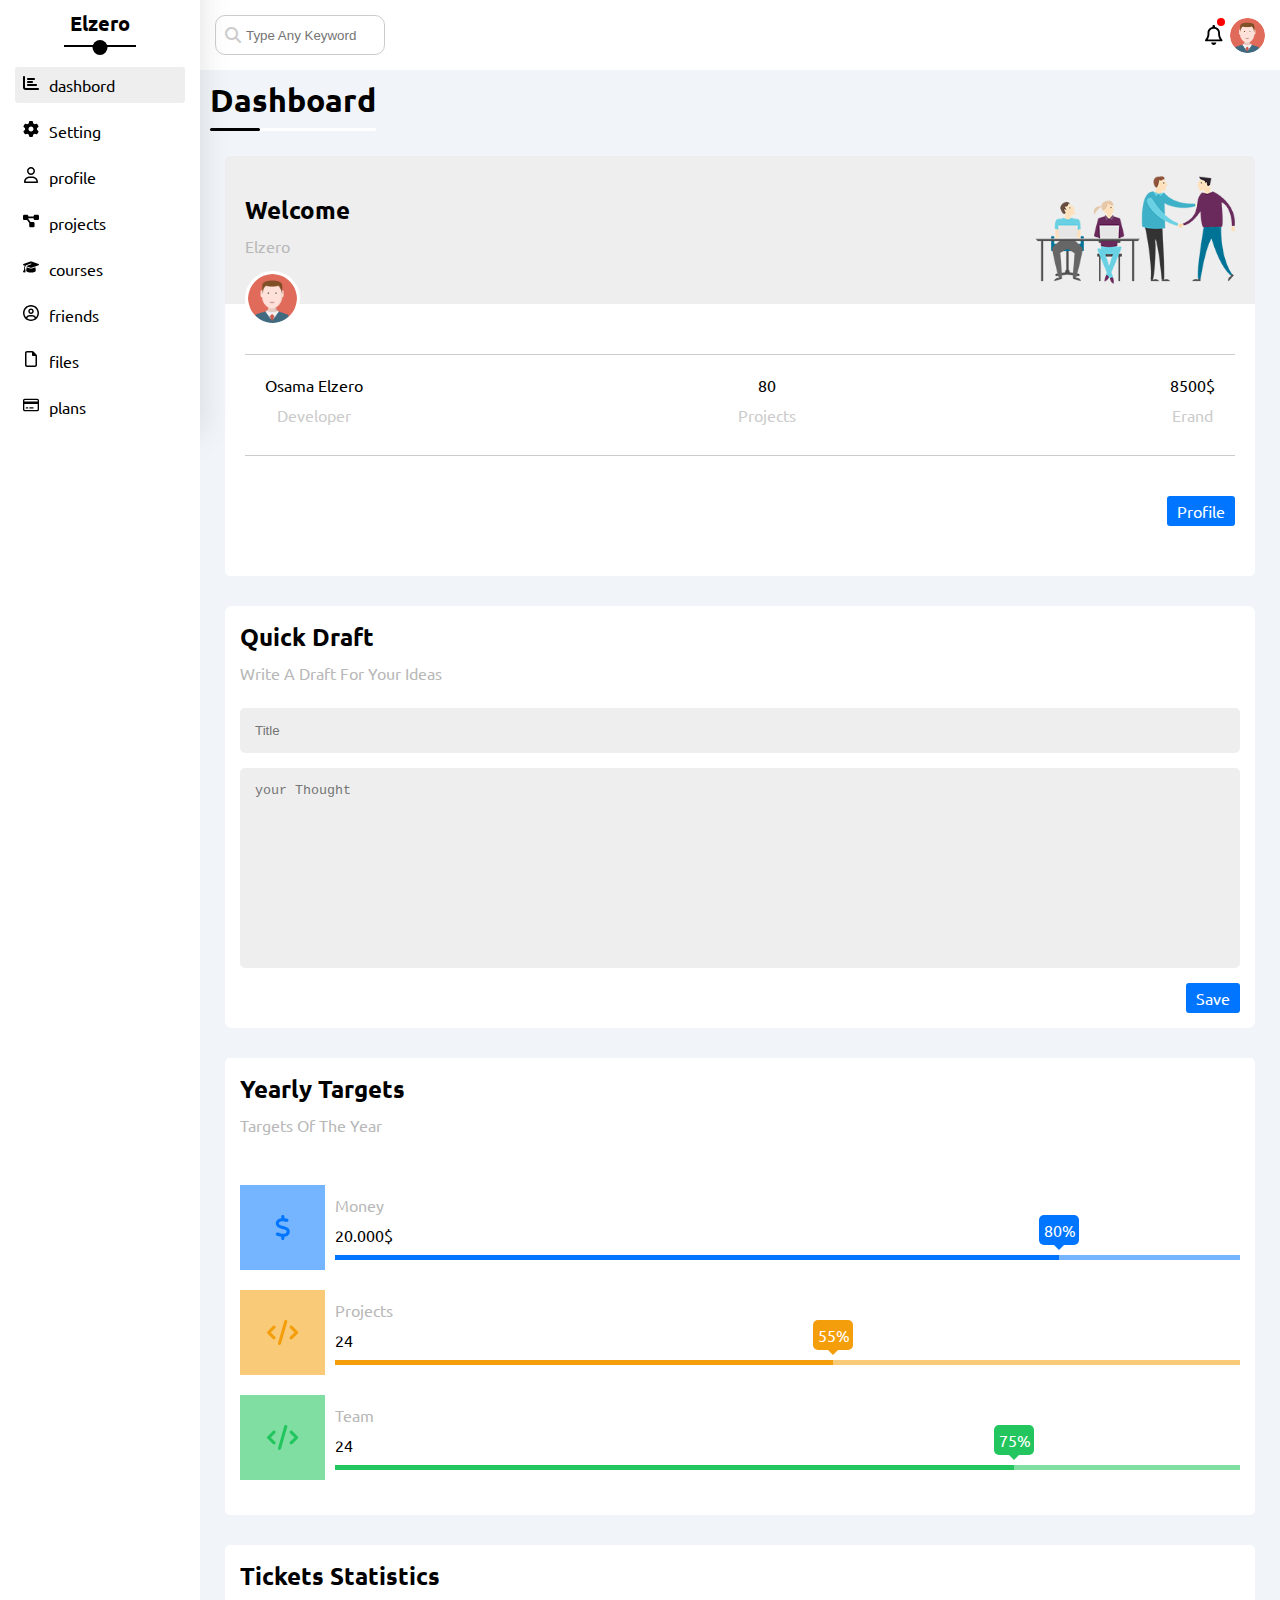
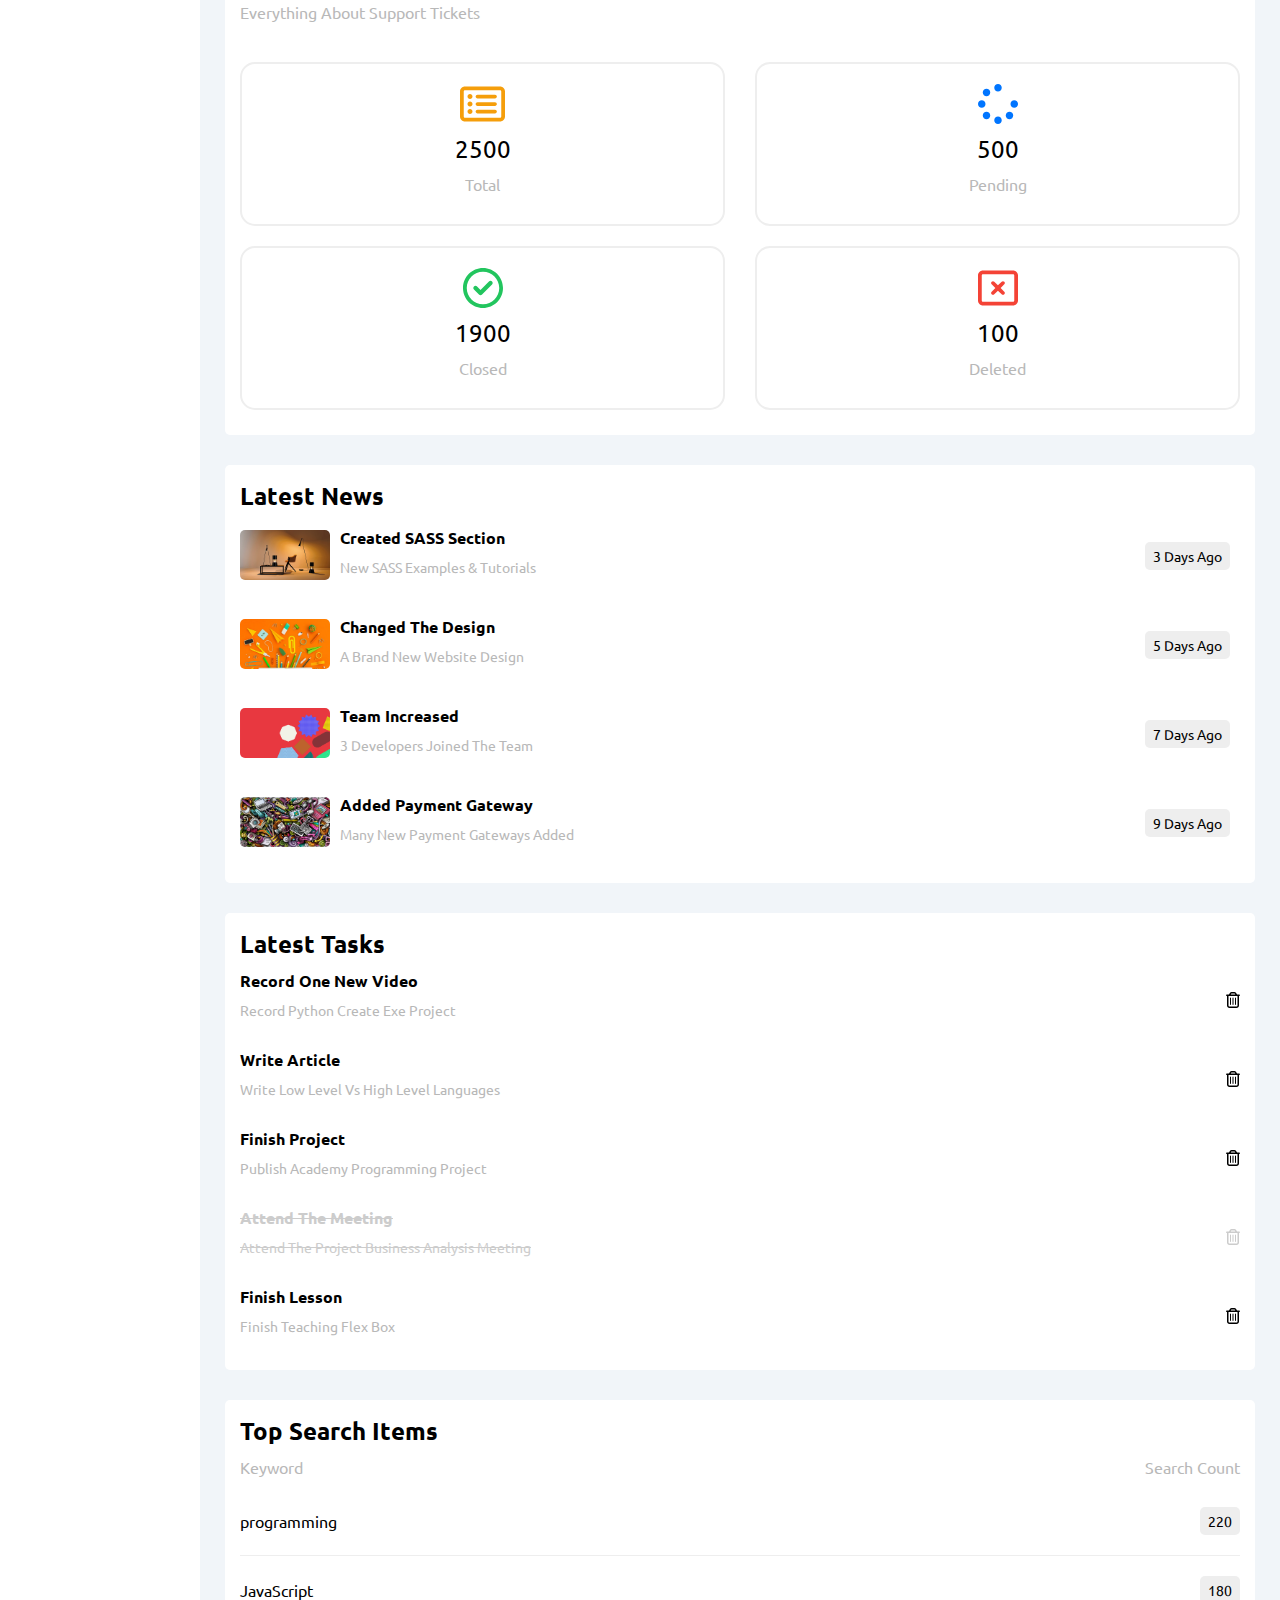
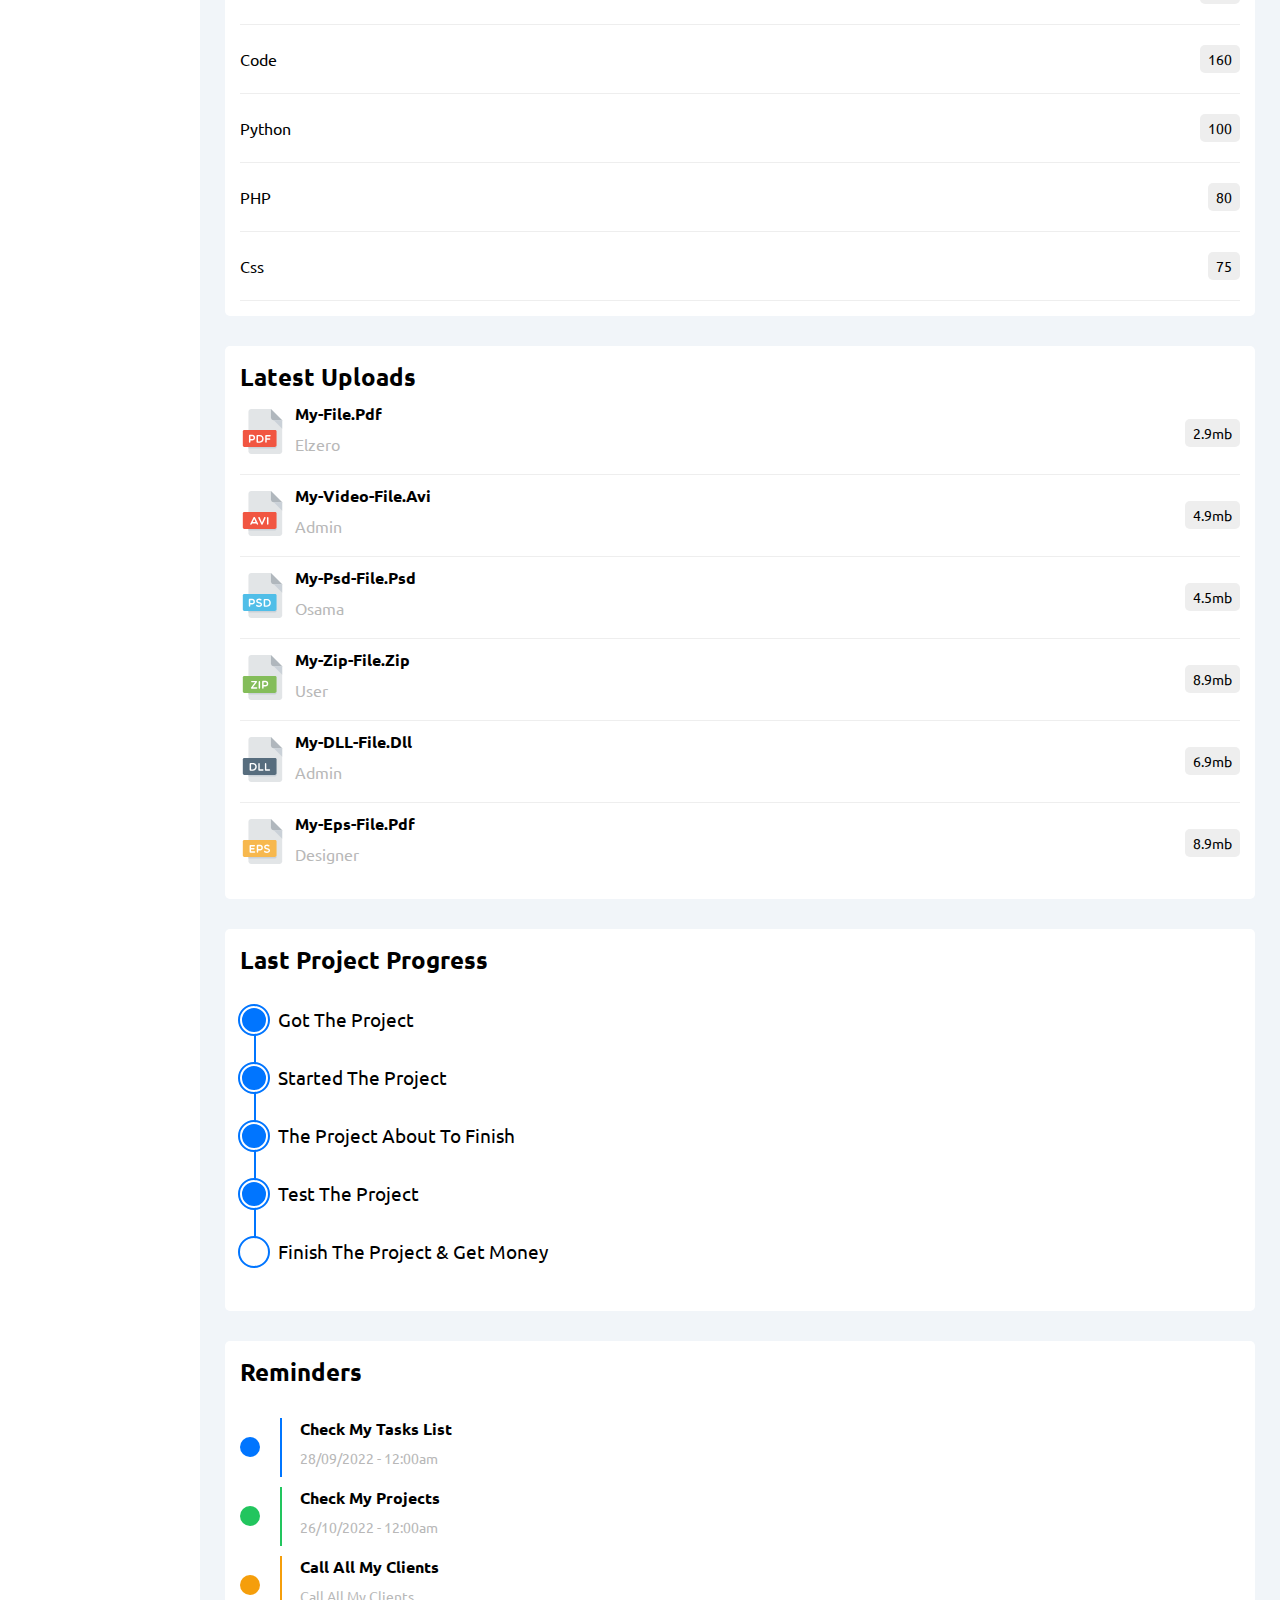
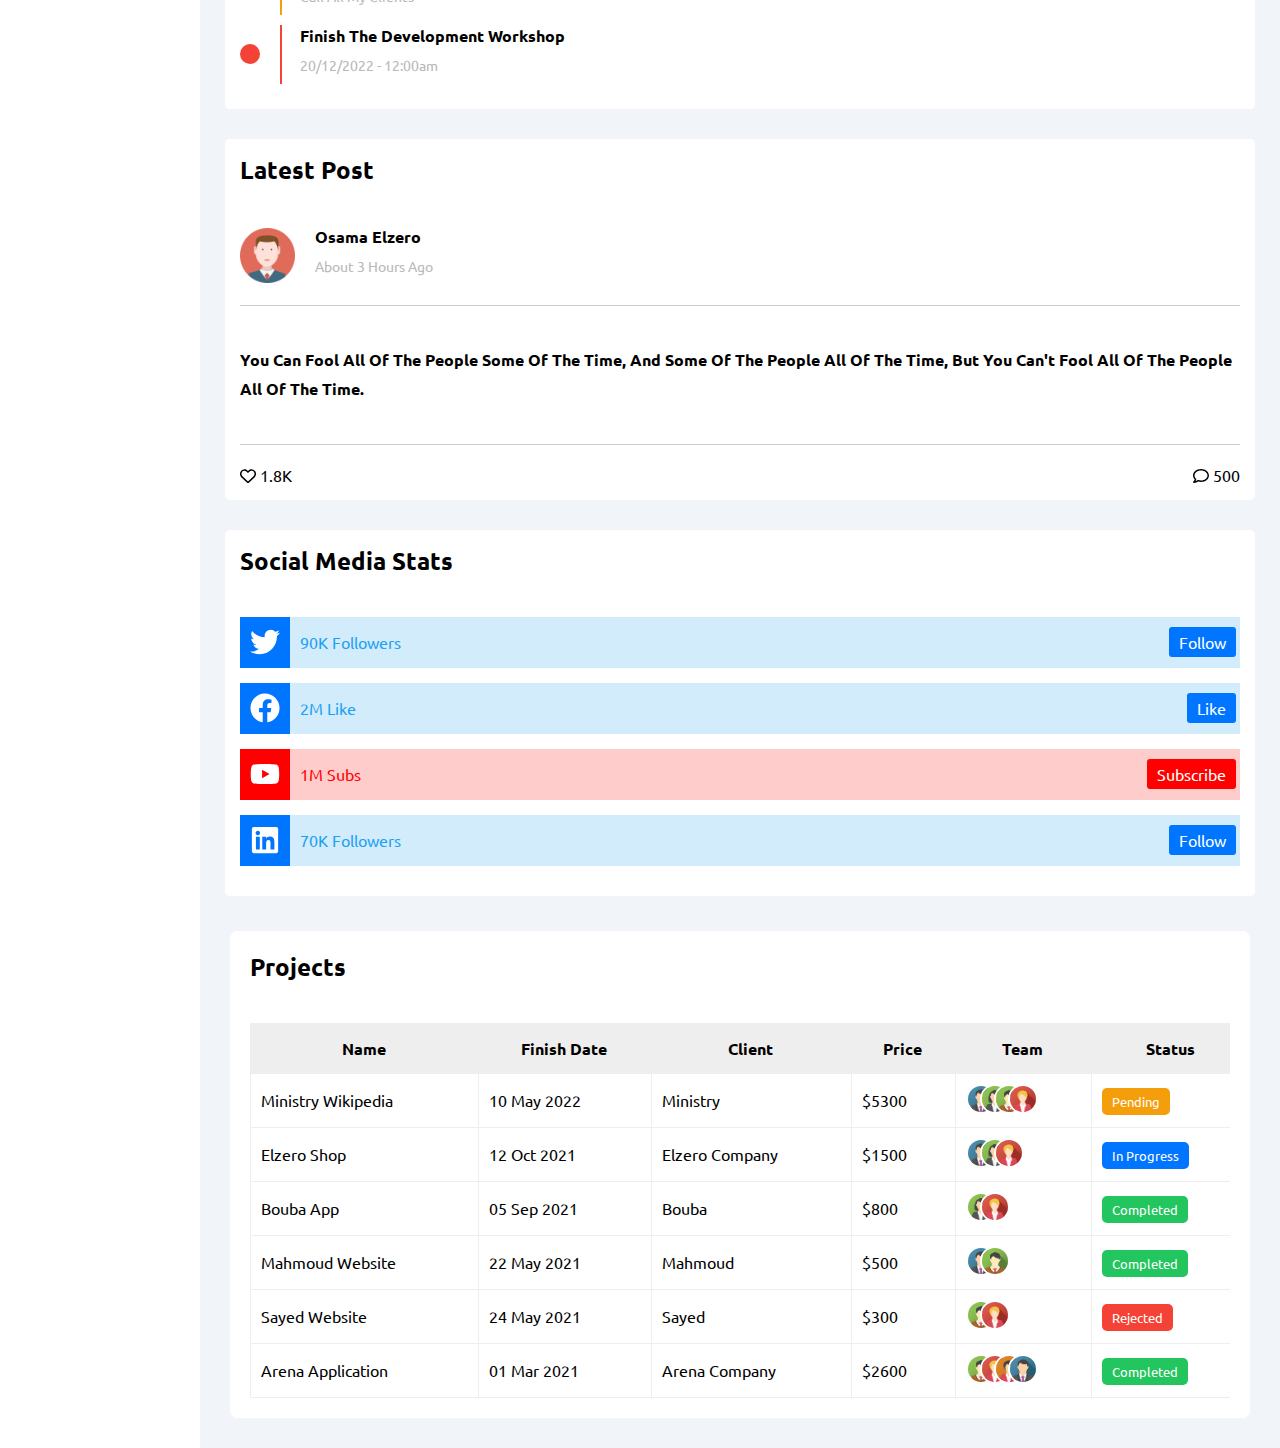
<file: index.html>
<!DOCTYPE html>
<html lang="en">
  <head>
    <meta charset="UTF-8" />
    <meta http-equiv="X-UA-Compatible" content="IE=edge" />
    <meta name="viewport" content="width=device-width, initial-scale=1.0" />

    <link rel="preconnect" href="https://fonts.googleapis.com" />
    <link rel="preconnect" href="https://fonts.gstatic.com" crossorigin />
    <link
      href="https://fonts.googleapis.com/css2?family=Ubuntu:wght@400;700&display=swap"
      rel="stylesheet"
    />

    <link rel="stylesheet" href="./css/all.min.css" />
    <link rel="stylesheet" href="./css/framWork.css" />
    <link rel="stylesheet" href="./css/style.css" />

    <title>Dashboard</title>
  </head>
  <body>
    <div class="parent">
      <!-- Start Back To Top Button -->
      <button class="back-to-top">
        <i class="fa fa-arrow-up"></i>
      </button>
      <!-- End Back To Top Button -->
      <!-- Start Menu -->
      <div class="menu">
        <div class="logo">
          <a class="brand" href="./index.html">Elzero</a>
        </div>
        <ul class="menu-links">
          <li>
            <a class="active" href="./index.html">
              <i class="fa fa-bar-chart"></i>
              <span>dashbord</span>
            </a>
          </li>
          <li>
            <a href="./menu/settings.html">
              <i class="fa fa-gear"></i>
              <span>Setting</span>
            </a>
          </li>
          <li>
            <a href="./menu/profile.html">
              <i class="fa-regular fa-user"></i>
              <span>profile</span>
            </a>
          </li>
          <li>
            <a href="./menu/projects.html">
              <i class="fa-solid fa-diagram-project"></i>
              <span>projects</span>
            </a>
          </li>
          <li>
            <a href="./menu/courses.html">
              <i class="fa-solid fa-graduation-cap"></i>
              <span>courses</span>
            </a>
          </li>
          <li>
            <a href="./menu/friends.html">
              <i class="fa-regular fa-circle-user"></i>
              <span>friends</span>
            </a>
          </li>
          <li>
            <a href="./menu/file.html">
              <i class="fa-regular fa-file"></i>
              <span>files</span>
            </a>
          </li>
          <li>
            <a href="./menu/plans.html">
              <i class="fa-regular fa-credit-card"></i>
              <span>plans</span>
            </a>
          </li>
        </ul>
      </div>
      <!-- End Menu -->

      <!-- Start Right Section -->
      <div class="right-section">
        <!-- Start Nav -->
        <nav>
          <div class="form">
            <input type="text" placeholder="Type Any Keyword" />
          </div>
          <div class="icons">
            <i class="fa-regular fa-bell"></i>
            <img src="./images/avatar.png" alt="avatar" />
          </div>
        </nav>
        <!-- End Nav -->

        <!-- Start Dashboard -->
        <div class="container">
          <!-- Start Main Title -->
          <div class="main-title">
            <h1 class="main-title">Dashboard</h1>
          </div>
          <!-- End Main Title -->
          <!-- Start Wrapper -->
          <div class="grid-main dashboard wrapper">
            <!-- Start welcome -->
            <div class="welcome overflow-h">
              <div
                class="intro d-flex justify-content-b align-items-c bg-eee p-10"
              >
                <div class="text">
                  <p class="wrapper-title">Welcome</p>
                  <p class="wrapper-desc">Elzero</p>
                </div>
                <img src="./images/welcome.png" alt="Welcome" />
              </div>
              <div class="bottom relative">
                <img
                  class="rounded-circle middle-avatar absolute border border-white border-w-3"
                  src="./images/avatar.png"
                  alt="Avatar"
                />
                <div
                  class="text border-y border-ccc text-center d-flex justify-content-b align-items-c p-10"
                >
                  <div class="left">
                    <p class="title">Osama Elzero</p>
                    <p class="desc">Developer</p>
                  </div>
                  <div class="middle">
                    <p class="title">80</p>
                    <p class="desc">Projects</p>
                  </div>
                  <div class="right">
                    <p class="title">8500$</p>
                    <p class="desc">Erand</p>
                  </div>
                </div>
                <div class="button-holder text-right mt-20">
                  <button class="btn">Profile</button>
                </div>
              </div>
            </div>
            <!-- End welcome -->
            <!-- Start Quick Draft -->
            <div class="quick-draft rounded">
              <div class="text">
                <p class="wrapper-title">Quick Draft</p>
                <p class="wrapper-desc">Write A Draft For Your Ideas</p>
              </div>
              <div class="form">
                <input
                  type="text"
                  class="form-input title"
                  placeholder="Title"
                />
                <textarea
                  type=""
                  class="form-input desc"
                  placeholder="your Thought"
                ></textarea>
                <div class="text-right">
                  <button class="btn">Save</button>
                </div>
              </div>
            </div>
            <!-- End Quick Draft -->
            <!-- Start Yearly Targets -->
            <div class="yearly-targets">
              <div class="text">
                <p class="wrapper-title">Yearly Targets</p>
                <p class="wrapper-desc">Targets Of The Year</p>
              </div>
              <div class="progress pt-10">
                <div class="prog money">
                  <div class="icon">
                    <i class="fa fa-dollar"></i>
                  </div>
                  <div class="details">
                    <div class="text">
                      <p class="wrapper-desc">money</p>
                      <p class="value">20.000$</p>
                    </div>
                    <div class="prog-line">
                      <div class="line" style="width: 80%">
                        <span>80%</span>
                      </div>
                    </div>
                  </div>
                </div>
                <!--  -->
                <div class="prog projects">
                  <div class="icon">
                    <i class="fa fa-code"></i>
                  </div>
                  <div class="details">
                    <div class="text">
                      <p class="wrapper-desc">Projects</p>
                      <p class="value">24</p>
                    </div>
                    <div class="prog-line">
                      <div class="line" style="width: 55%">
                        <span>55%</span>
                      </div>
                    </div>
                  </div>
                </div>
                <!--  -->
                <div class="prog team">
                  <div class="icon">
                    <i class="fa fa-code"></i>
                  </div>
                  <div class="details">
                    <div class="text">
                      <p class="wrapper-desc">Team</p>
                      <p class="value">24</p>
                    </div>
                    <div class="prog-line">
                      <div class="line" style="width: 75%">
                        <span>75%</span>
                      </div>
                    </div>
                  </div>
                </div>
              </div>
            </div>
            <!-- End Yearly Targets -->
            <!-- Start Tickets Statistics -->
            <div class="tickets">
              <div class="text">
                <p class="wrapper-title">Tickets Statistics</p>
                <p class="wrapper-desc">Everything About Support Tickets</p>
              </div>
              <div
                class="details d-flex justify-content-b align-items-c text-center mt-10 flex-wrap f-m-c"
              >
                <div class="box">
                  <div class="icon">
                    <i class="fa-regular fa-rectangle-list color-orange"></i>
                  </div>
                  <div class="box-text">
                    <p class="value">2500</p>
                    <p class="wrapper-desc">Total</p>
                  </div>
                </div>
                <!--  -->
                <div class="box">
                  <div class="icon">
                    <i class="fa-solid fa-spinner color-blue"></i>
                  </div>
                  <div class="box-text">
                    <p class="value">500</p>
                    <p class="wrapper-desc">Pending</p>
                  </div>
                </div>
                <!--  -->
                <div class="box">
                  <div class="icon">
                    <i class="fa-regular fa-circle-check color-green"></i>
                  </div>
                  <div class="box-text">
                    <p class="value">1900</p>
                    <p class="wrapper-desc">Closed</p>
                  </div>
                </div>
                <!--  -->
                <div class="box">
                  <div class="icon">
                    <i class="fa-regular fa-rectangle-xmark color-red"></i>
                  </div>
                  <div class="box-text">
                    <p class="value">100</p>
                    <p class="wrapper-desc">Deleted</p>
                  </div>
                </div>
                <!--  -->
              </div>
            </div>
            <!-- End Tickets Statistics -->
            <!-- Start Latest News -->
            <div class="latest-news">
              <div class="text">
                <p class="wrapper-title">Latest News</p>
              </div>
              <div class="details d-flex f-c">
                <div class="box">
                  <div class="img">
                    <img src="./images/news-01.png" alt="News Img" />
                  </div>
                  <div class="box-text">
                    <div>
                      <p class="wrapper-title-sm">Created SASS Section</p>
                      <p class="wrapper-desc-sm">
                        New SASS Examples & Tutorials
                      </p>
                    </div>
                    <span class="date">3 Days Ago</span>
                  </div>
                </div>
                <!--  -->
                <div class="box">
                  <div class="img">
                    <img src="./images/news-02.png" alt="News Img" />
                  </div>
                  <div class="box-text">
                    <div>
                      <p class="wrapper-title-sm">Changed The Design</p>
                      <p class="wrapper-desc-sm">A Brand New Website Design</p>
                    </div>
                    <span class="date">5 Days Ago</span>
                  </div>
                </div>
                <!--  -->
                <div class="box">
                  <div class="img">
                    <img src="./images/news-03.png" alt="News Img" />
                  </div>
                  <div class="box-text">
                    <div>
                      <p class="wrapper-title-sm">Team Increased</p>
                      <p class="wrapper-desc-sm">
                        3 Developers Joined The Team
                      </p>
                    </div>
                    <span class="date">7 Days Ago</span>
                  </div>
                </div>
                <!--  -->
                <div class="box">
                  <div class="img">
                    <img src="./images/news-04.png" alt="News Img" />
                  </div>
                  <div class="box-text">
                    <div>
                      <p class="wrapper-title-sm">Added Payment Gateway</p>
                      <p class="wrapper-desc-sm">
                        Many New Payment Gateways Added
                      </p>
                    </div>
                    <span class="date">9 Days Ago</span>
                  </div>
                </div>
              </div>
            </div>
            <!-- End Latest News -->
            <!-- Start Latest Tasks -->
            <div class="latest-taskes">
              <div>
                <p class="wrapper-title">Latest Tasks</p>
              </div>
              <div class="details d-flex f-c">
                <div class="box">
                  <div class="text">
                    <p class="wrapper-title-sm">Record One New Video</p>
                    <p class="wrapper-desc-sm">
                      Record Python Create Exe Project
                    </p>
                  </div>
                  <div class="icon">
                    <i class="fa-regular fa-trash-can"></i>
                  </div>
                </div>
                <!--  -->
                <div class="box">
                  <div class="text">
                    <p class="wrapper-title-sm">Write Article</p>
                    <p class="wrapper-desc-sm">
                      Write Low Level vs High Level Languages
                    </p>
                  </div>
                  <div class="icon">
                    <i class="fa-regular fa-trash-can"></i>
                  </div>
                </div>
                <!--  -->
                <div class="box">
                  <div class="text">
                    <p class="wrapper-title-sm">Finish Project</p>
                    <p class="wrapper-desc-sm">
                      Publish Academy Programming Project
                    </p>
                  </div>
                  <div class="icon">
                    <i class="fa-regular fa-trash-can"></i>
                  </div>
                </div>
                <!--  -->
                <div class="box">
                  <div class="text">
                    <p class="wrapper-title-sm">
                      <del class="color-ccc">Attend The Meeting</del>
                    </p>
                    <p class="wrapper-desc-sm">
                      <del class="color-ccc">
                        Attend The Project Business Analysis Meeting
                      </del>
                    </p>
                  </div>
                  <div class="icon">
                    <i class="fa-regular fa-trash-can color-ccc"></i>
                  </div>
                </div>
                <!--  -->
                <div class="box">
                  <div class="text">
                    <p class="wrapper-title-sm">Finish Lesson</p>
                    <p class="wrapper-desc-sm">Finish Teaching Flex Box</p>
                  </div>
                  <div class="icon">
                    <i class="fa-regular fa-trash-can"></i>
                  </div>
                </div>
              </div>
            </div>
            <!-- End Latest Tasks -->
            <!-- Start Top Search Items -->
            <div class="top-search">
              <div class="text">
                <p class="wrapper-title">Top Search Items</p>
                <div
                  class="desc-container d-flex justify-content-b align-items-c"
                >
                  <p class="wrapper-desc">Keyword</p>
                  <p class="wrapper-desc">Search Count</p>
                </div>
              </div>
              <div class="details">
                <div class="box">
                  <div class="keyword">programming</div>
                  <div class="search-count">220</div>
                </div>
                <!--  -->
                <div class="box">
                  <div class="keyword">JavaScript</div>
                  <div class="search-count">180</div>
                </div>
                <!--  -->
                <div class="box">
                  <div class="keyword">Code</div>
                  <div class="search-count">160</div>
                </div>
                <!--  -->
                <div class="box">
                  <div class="keyword">Python</div>
                  <div class="search-count">100</div>
                </div>
                <!--  -->
                <div class="box">
                  <div class="keyword">PHP</div>
                  <div class="search-count">80</div>
                </div>
                <!--  -->
                <div class="box">
                  <div class="keyword">Css</div>
                  <div class="search-count">75</div>
                </div>
                <!--  -->
              </div>
            </div>
            <!-- End Top Search Items -->
            <!-- Start Latest Uploads -->
            <div class="latest-uploads">
              <div class="text">
                <p class="wrapper-title">Latest Uploads</p>
              </div>
              <div class="details d-flex f-c">
                <div class="box">
                  <div class="icon">
                    <img src="./images/pdf.svg" alt="Icon" />
                  </div>
                  <div class="box-text">
                    <div class="info">
                      <p class="wrapper-title-sm">my-file.pdf</p>
                      <p class="wrapper-desc">Elzero</p>
                    </div>
                    <div class="size">2.9mb</div>
                  </div>
                </div>
                <!--  -->
                <div class="box">
                  <div class="icon">
                    <img src="./images/avi.svg" alt="Icon" />
                  </div>
                  <div class="box-text">
                    <div class="info">
                      <p class="wrapper-title-sm">My-Video-File.avi</p>
                      <p class="wrapper-desc">Admin</p>
                    </div>
                    <div class="size">4.9mb</div>
                  </div>
                </div>
                <!--  -->
                <div class="box">
                  <div class="icon">
                    <img src="./images/psd.svg" alt="Icon" />
                  </div>
                  <div class="box-text">
                    <div class="info">
                      <p class="wrapper-title-sm">My-Psd-File.psd</p>
                      <p class="wrapper-desc">Osama</p>
                    </div>
                    <div class="size">4.5mb</div>
                  </div>
                </div>
                <!--  -->
                <div class="box">
                  <div class="icon">
                    <img src="./images/zip.svg" alt="Icon" />
                  </div>
                  <div class="box-text">
                    <div class="info">
                      <p class="wrapper-title-sm">My-Zip-File.zip</p>
                      <p class="wrapper-desc">User</p>
                    </div>
                    <div class="size">8.9mb</div>
                  </div>
                </div>
                <!--  -->
                <div class="box">
                  <div class="icon">
                    <img src="./images/dll.svg" alt="Icon" />
                  </div>
                  <div class="box-text">
                    <div class="info">
                      <p class="wrapper-title-sm">My-DLL-File.dll</p>
                      <p class="wrapper-desc">Admin</p>
                    </div>
                    <div class="size">6.9mb</div>
                  </div>
                </div>
                <!--  -->
                <div class="box">
                  <div class="icon">
                    <img src="./images/eps.svg" alt="Icon" />
                  </div>
                  <div class="box-text">
                    <div class="info">
                      <p class="wrapper-title-sm">My-Eps-File.pdf</p>
                      <p class="wrapper-desc">Designer</p>
                    </div>
                    <div class="size">8.9mb</div>
                  </div>
                </div>
                <!--  -->
              </div>
            </div>
            <!-- End Latest Uploads -->
            <!-- Start Last Project Progress -->
            <div class="latest-projects">
              <div class="text">
                <p class="wrapper-title">Last Project Progress</p>
              </div>
              <div class="details">
                <ul class="mt-10 unstyle-list relative">
                  <li>Got The Project</li>
                  <li>Started The Project</li>
                  <li>The Project About To Finish</li>
                  <li>Test The Project</li>
                  <li>Finish The Project & Get Money</li>
                </ul>
              </div>
            </div>
            <!-- End Last Project Progress -->
            <!-- Start Reminders -->
            <div class="reminders">
              <div class="text">
                <p class="wrapper-title">Reminders</p>
              </div>
              <ul class="unstyle-list pt-10">
                <li>
                  <div class="box-text">
                    <p class="wrapper-title-sm">Check My Tasks List</p>
                    <p class="wrapper-desc-sm">28/09/2022 - 12:00am</p>
                  </div>
                </li>
                <li>
                  <div class="box-text">
                    <p class="wrapper-title-sm">Check My Projects</p>
                    <p class="wrapper-desc-sm">26/10/2022 - 12:00am</p>
                  </div>
                </li>
                <li>
                  <div class="box-text">
                    <p class="wrapper-title-sm">Call All My Clients</p>
                    <p class="wrapper-desc-sm">Call All My Clients</p>
                  </div>
                </li>
                <li>
                  <div class="box-text">
                    <p class="wrapper-title-sm">
                      Finish The Development Workshop
                    </p>
                    <p class="wrapper-desc-sm">20/12/2022 - 12:00am</p>
                  </div>
                </li>
              </ul>
            </div>
            <!-- End Reminders -->
            <!-- Start Latest Post -->
            <div class="latest-post">
              <div class="text">
                <p class="wrapper-title mb-20">Latest Post</p>
              </div>
              <div class="post-details d-flex justify-content-b align-items-c">
                <img class="middle-avatar" src="./images/avatar.png" alt="" />
                <div class="text text-left flex-1 ml-10">
                  <p class="wrapper-title-sm">Osama Elzero</p>
                  <p class="wrapper-desc-sm">About 3 Hours Ago</p>
                </div>
              </div>
              <div class="post my-10 py-20 border-y border-ccc">
                <p class="fw-b" style="line-height: 1.8">
                  You Can Fool All Of The People Some Of The Time, And Some Of
                  The People All Of The Time, But You Can't Fool All Of The
                  People All Of The Time.
                </p>
              </div>
              <div class="icons d-flex justify-content-b align-items-c">
                <div class="like">
                  <i class="fa-regular fa-heart"></i>
                  <span>1.8K</span>
                </div>
                <div class="comments">
                  <i class="fa-regular fa-comment"></i>
                  <span>500</span>
                </div>
              </div>
            </div>
            <!-- End Latest Post -->
            <!-- Start Social Media Stats -->
            <div class="social-media">
              <div class="text mb-20">
                <p class="wrapper-title">Social Media Stats</p>
              </div>
              <div class="social">
                <div class="box">
                  <div class="icon">
                    <i class="fa-brands fa-twitter"></i>
                  </div>
                  <div class="number">90K Followers</div>
                  <div class="button px-10">
                    <button class="btn">Follow</button>
                  </div>
                </div>
                <!--  -->
                <div class="box">
                  <div class="icon">
                    <i class="fa-brands fa-facebook"></i>
                  </div>
                  <div class="number">2M Like</div>
                  <div class="button px-10">
                    <button class="btn">Like</button>
                  </div>
                </div>
                <!--  -->
                <div class="box youtube">
                  <div class="icon">
                    <i class="fa-brands fa-youtube"></i>
                  </div>
                  <div class="number">1M Subs</div>
                  <div class="button px-10">
                    <button class="btn-red">Subscribe</button>
                  </div>
                </div>
                <!--  -->
                <div class="box">
                  <div class="icon">
                    <i class="fa-brands fa-linkedin"></i>
                  </div>
                  <div class="number">70K Followers</div>
                  <div class="button px-10">
                    <button class="btn">Follow</button>
                  </div>
                </div>
              </div>
            </div>
            <!-- End Social Media Stats -->
          </div>
          <!-- End Wrapper -->
          <!-- Start Projects -->
          <div class="projects p-10 m-10 bg-white rounded">
            <div class="text mb-20">
              <p class="wrapper-title">Projects</p>
            </div>
            <div class="responsive-table">
              <table class="w-100">
                <thead>
                  <tr>
                    <th>Name</th>
                    <th>Finish Date</th>
                    <th>Client</th>
                    <th>Price</th>
                    <th>Team</th>
                    <th>Status</th>
                  </tr>
                </thead>
                <tbody>
                  <tr>
                    <td>Ministry Wikipedia</td>
                    <td>10 May 2022</td>
                    <td>Ministry</td>
                    <td>$5300</td>
                    <td>
                      <img src="./images/team-01.png" alt="" />
                      <img src="./images/team-02.png" alt="" />
                      <img src="./images/team-03.png" alt="" />
                      <img src="./images/team-05.png" alt="" />
                    </td>
                    <td>
                      <span class="pending">Pending</span>
                    </td>
                  </tr>
                  <tr>
                    <td>Elzero Shop</td>
                    <td>12 Oct 2021</td>
                    <td>Elzero Company</td>
                    <td>$1500</td>
                    <td>
                      <img src="./images/team-01.png" alt="" />
                      <img src="./images/team-02.png" alt="" />
                      <img src="./images/team-05.png" alt="" />
                    </td>
                    <td>
                      <span class="in-progress">In Progress</span>
                    </td>
                  </tr>
                  <tr>
                    <td>Bouba App</td>
                    <td>05 Sep 2021</td>
                    <td>Bouba</td>
                    <td>$800</td>
                    <td>
                      <img src="./images/team-02.png" alt="" />
                      <img src="./images/team-05.png" alt="" />
                    </td>
                    <td>
                      <span class="completed">Completed</span>
                    </td>
                  </tr>
                  <tr>
                    <td>Mahmoud Website</td>
                    <td>22 May 2021</td>
                    <td>Mahmoud</td>
                    <td>$500</td>
                    <td>
                      <img src="./images/team-01.png" alt="" />
                      <img src="./images/team-03.png" alt="" />
                    </td>
                    <td>
                      <span class="completed">Completed</span>
                    </td>
                  </tr>
                  <tr>
                    <td>Sayed Website</td>
                    <td>24 May 2021</td>
                    <td>Sayed</td>
                    <td>$300</td>
                    <td>
                      <img src="./images/team-03.png" alt="" />
                      <img src="./images/team-05.png" alt="" />
                    </td>
                    <td>
                      <span class="rejected">Rejected</span>
                    </td>
                  </tr>
                  <tr>
                    <td>Arena Application</td>
                    <td>01 Mar 2021</td>
                    <td>Arena Company</td>
                    <td>$2600</td>
                    <td>
                      <img src="./images/team-03.png" alt="" />
                      <img src="./images/team-05.png" alt="" />
                      <img src="./images/team-04.png" alt="" />
                      <img src="./images/team-01.png" alt="" />
                    </td>
                    <td>
                      <span class="completed">Completed</span>
                    </td>
                  </tr>
                </tbody>
              </table>
            </div>
          </div>
          <!-- End Projects -->
        </div>
        <!-- End Dashboard -->
      </div>
      <!-- End Right Section -->
    </div>

    <script src="./js/all.min.js"></script>
    <script src="./js/main.js"></script>
  </body>
</html>
</file>
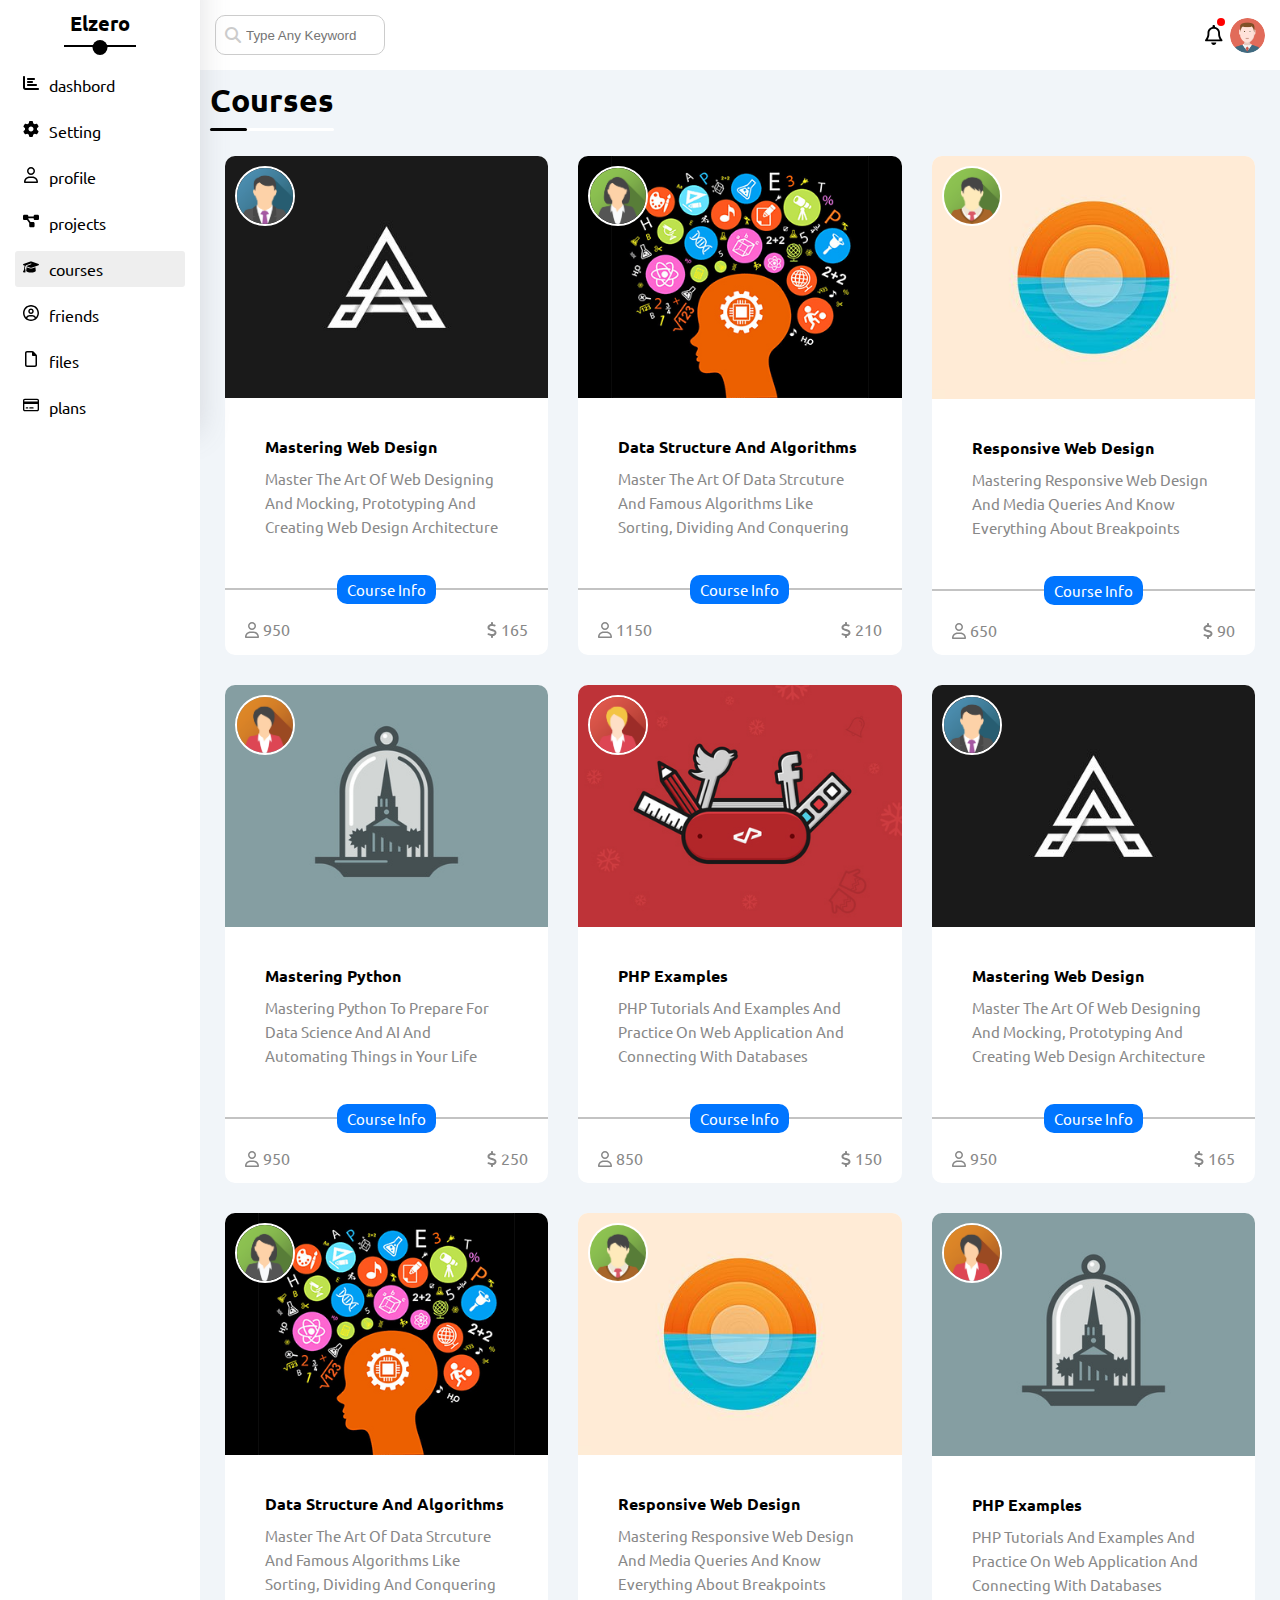
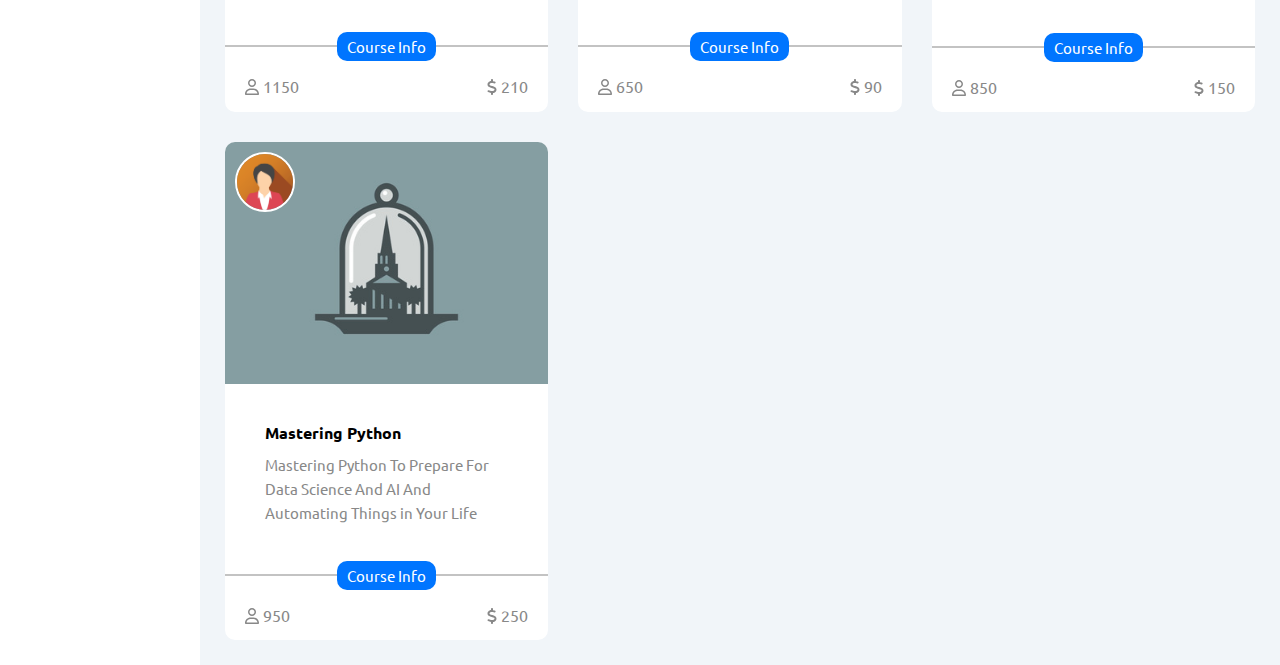
<file: menu/courses.html>
<!DOCTYPE html>
<html lang="en">
  <head>
    <meta charset="UTF-8" />
    <meta http-equiv="X-UA-Compatible" content="IE=edge" />
    <meta name="viewport" content="width=device-width, initial-scale=1.0" />

    <link rel="preconnect" href="https://fonts.googleapis.com" />
    <link rel="preconnect" href="https://fonts.gstatic.com" crossorigin />
    <link
      href="https://fonts.googleapis.com/css2?family=Ubuntu:wght@400;700&display=swap"
      rel="stylesheet"
    />

    <link rel="stylesheet" href="../css/all.min.css" />
    <link rel="stylesheet" href="../css/framWork.css" />
    <link rel="stylesheet" href="../css/style.css" />

    <title>projects</title>
  </head>
  <body>
    <div class="parent">
      <!-- Start Back To Top Button -->
      <button class="back-to-top">
        <i class="fa fa-arrow-up"></i>
      </button>
      <!-- End Back To Top Button -->
      <!-- Start Menu -->
      <div class="menu">
        <div class="logo">
          <a class="brand" href="../index.html">Elzero</a>
        </div>
        <ul class="menu-links">
          <li>
            <a href="../index.html">
              <i class="fa fa-bar-chart"></i>
              <span>dashbord</span>
            </a>
          </li>
          <li>
            <a href="./settings.html">
              <i class="fa fa-gear"></i>
              <span>Setting</span>
            </a>
          </li>
          <li>
            <a href="./profile.html">
              <i class="fa-regular fa-user"></i>
              <span>profile</span>
            </a>
          </li>
          <li>
            <a href="./projects.html">
              <i class="fa-solid fa-diagram-project"></i>
              <span>projects</span>
            </a>
          </li>
          <li>
            <a class="active" href="./courses.html">
              <i class="fa-solid fa-graduation-cap"></i>
              <span>courses</span>
            </a>
          </li>
          <li>
            <a href="./friends.html">
              <i class="fa-regular fa-circle-user"></i>
              <span>friends</span>
            </a>
          </li>
          <li>
            <a href="./files.html">
              <i class="fa-regular fa-file"></i>
              <span>files</span>
            </a>
          </li>
          <li>
            <a href="./plans.html">
              <i class="fa-regular fa-credit-card"></i>
              <span>plans</span>
            </a>
          </li>
        </ul>
      </div>
      <!-- End Menu -->
      <!-- Start Right Section -->
      <div class="right-section">
        <!-- Start Nav -->
        <nav>
          <div class="form">
            <input type="text" placeholder="Type Any Keyword" />
          </div>
          <div class="icons">
            <i class="fa-regular fa-bell"></i>
            <img src="../images/avatar.png" alt="avatar" />
          </div>
        </nav>
        <!-- End Nav -->
        <!-- Start Projects -->
        <div class="container">
          <!-- Start Main Title -->
          <div class="main-title">
            <h1 class="main-title">Courses</h1>
          </div>
          <!-- End Main Title -->
          <!-- Start Content -->
          <div class="page-courses grid-main wrapper">
            <div class="card">
              <div class="images">
                <img class="card-img" src="../images/course-01.jpg" alt="" />
                <img class="owner" src="../images/team-01.png" alt="" />
              </div>
              <div class="card-data">
                <div class="text">
                  <p class="title">Mastering Web Design</p>
                  <p class="desc">
                    Master The Art Of Web Designing And Mocking, Prototyping And
                    Creating Web Design Architecture
                  </p>
                </div>
                <div class="course-info"><span>Course Info</span></div>
                <div class="info">
                  <p class="users"><i class="fa-regular fa-user"></i> 950</p>
                  <p class="price"><i class="fa fa-dollar"></i> 165</p>
                </div>
              </div>
            </div>

            <div class="card">
              <div class="images">
                <img class="card-img" src="../images/course-02.jpg" alt="" />
                <img class="owner" src="../images/team-02.png" alt="" />
              </div>
              <div class="card-data">
                <div class="text">
                  <p class="title">Data Structure And Algorithms</p>
                  <p class="desc">
                    Master The Art Of Data Strcuture And Famous Algorithms Like
                    Sorting, Dividing And Conquering
                  </p>
                </div>
                <div class="course-info"><span>Course Info</span></div>
                <div class="info">
                  <p class="users"><i class="fa-regular fa-user"></i> 1150</p>
                  <p class="price"><i class="fa fa-dollar"></i> 210</p>
                </div>
              </div>
            </div>

            <div class="card">
              <div class="images">
                <img class="card-img" src="../images/course-03.jpg" alt="" />
                <img class="owner" src="../images/team-03.png" alt="" />
              </div>
              <div class="card-data">
                <div class="text">
                  <p class="title">Responsive Web Design</p>
                  <p class="desc">
                    Mastering Responsive Web Design And Media Queries And Know
                    Everything About Breakpoints
                  </p>
                </div>
                <div class="course-info"><span>Course Info</span></div>
                <div class="info">
                  <p class="users"><i class="fa-regular fa-user"></i> 650</p>
                  <p class="price"><i class="fa fa-dollar"></i> 90</p>
                </div>
              </div>
            </div>

            <div class="card">
              <div class="images">
                <img class="card-img" src="../images/course-04.jpg" alt="" />
                <img class="owner" src="../images/team-04.png" alt="" />
              </div>
              <div class="card-data">
                <div class="text">
                  <p class="title">Mastering Python</p>
                  <p class="desc">
                    Mastering Python To Prepare For Data Science And AI And
                    Automating Things in Your Life
                  </p>
                </div>
                <div class="course-info"><span>Course Info</span></div>
                <div class="info">
                  <p class="users"><i class="fa-regular fa-user"></i> 950</p>
                  <p class="price"><i class="fa fa-dollar"></i> 250</p>
                </div>
              </div>
            </div>

            <div class="card">
              <div class="images">
                <img class="card-img" src="../images/course-05.jpg" alt="" />
                <img class="owner" src="../images/team-05.png" alt="" />
              </div>
              <div class="card-data">
                <div class="text">
                  <p class="title">PHP Examples</p>
                  <p class="desc">
                    PHP Tutorials And Examples And Practice On Web Application
                    And Connecting With Databases
                  </p>
                </div>
                <div class="course-info"><span>Course Info</span></div>
                <div class="info">
                  <p class="users"><i class="fa-regular fa-user"></i> 850</p>
                  <p class="price"><i class="fa fa-dollar"></i> 150</p>
                </div>
              </div>
            </div>

            <div class="card">
              <div class="images">
                <img class="card-img" src="../images/course-01.jpg" alt="" />
                <img class="owner" src="../images/team-01.png" alt="" />
              </div>
              <div class="card-data">
                <div class="text">
                  <p class="title">Mastering Web Design</p>
                  <p class="desc">
                    Master The Art Of Web Designing And Mocking, Prototyping And
                    Creating Web Design Architecture
                  </p>
                </div>
                <div class="course-info"><span>Course Info</span></div>
                <div class="info">
                  <p class="users"><i class="fa-regular fa-user"></i> 950</p>
                  <p class="price"><i class="fa fa-dollar"></i> 165</p>
                </div>
              </div>
            </div>

            <div class="card">
              <div class="images">
                <img class="card-img" src="../images/course-02.jpg" alt="" />
                <img class="owner" src="../images/team-02.png" alt="" />
              </div>
              <div class="card-data">
                <div class="text">
                  <p class="title">Data Structure And Algorithms</p>
                  <p class="desc">
                    Master The Art Of Data Strcuture And Famous Algorithms Like
                    Sorting, Dividing And Conquering
                  </p>
                </div>
                <div class="course-info"><span>Course Info</span></div>
                <div class="info">
                  <p class="users"><i class="fa-regular fa-user"></i> 1150</p>
                  <p class="price"><i class="fa fa-dollar"></i> 210</p>
                </div>
              </div>
            </div>

            <div class="card">
              <div class="images">
                <img class="card-img" src="../images/course-03.jpg" alt="" />
                <img class="owner" src="../images/team-03.png" alt="" />
              </div>
              <div class="card-data">
                <div class="text">
                  <p class="title">Responsive Web Design</p>
                  <p class="desc">
                    Mastering Responsive Web Design And Media Queries And Know
                    Everything About Breakpoints
                  </p>
                </div>
                <div class="course-info"><span>Course Info</span></div>
                <div class="info">
                  <p class="users"><i class="fa-regular fa-user"></i> 650</p>
                  <p class="price"><i class="fa fa-dollar"></i> 90</p>
                </div>
              </div>
            </div>

            <div class="card">
              <div class="images">
                <img class="card-img" src="../images/course-04.jpg" alt="" />
                <img class="owner" src="../images/team-04.png" alt="" />
              </div>
              <div class="card-data">
                <div class="text">
                  <p class="title">PHP Examples</p>
                  <p class="desc">
                    PHP Tutorials And Examples And Practice On Web Application
                    And Connecting With Databases
                  </p>
                </div>
                <div class="course-info"><span>Course Info</span></div>
                <div class="info">
                  <p class="users"><i class="fa-regular fa-user"></i> 850</p>
                  <p class="price"><i class="fa fa-dollar"></i> 150</p>
                </div>
              </div>
            </div>

            <div class="card">
              <div class="images">
                <img class="card-img" src="../images/course-04.jpg" alt="" />
                <img class="owner" src="../images/team-04.png" alt="" />
              </div>
              <div class="card-data">
                <div class="text">
                  <p class="title">Mastering Python</p>
                  <p class="desc">
                    Mastering Python To Prepare For Data Science And AI And
                    Automating Things in Your Life
                  </p>
                </div>
                <div class="course-info"><span>Course Info</span></div>
                <div class="info">
                  <p class="users"><i class="fa-regular fa-user"></i> 950</p>
                  <p class="price"><i class="fa fa-dollar"></i> 250</p>
                </div>
              </div>
            </div>
          </div>
          <!-- End Content -->
        </div>
        <!-- End Courses -->
      </div>
      <!-- End Right Section -->
    </div>

    <script src="../js/all.min.js"></script>
    <script src="../js/main.js"></script>
  </body>
</html>
</file>
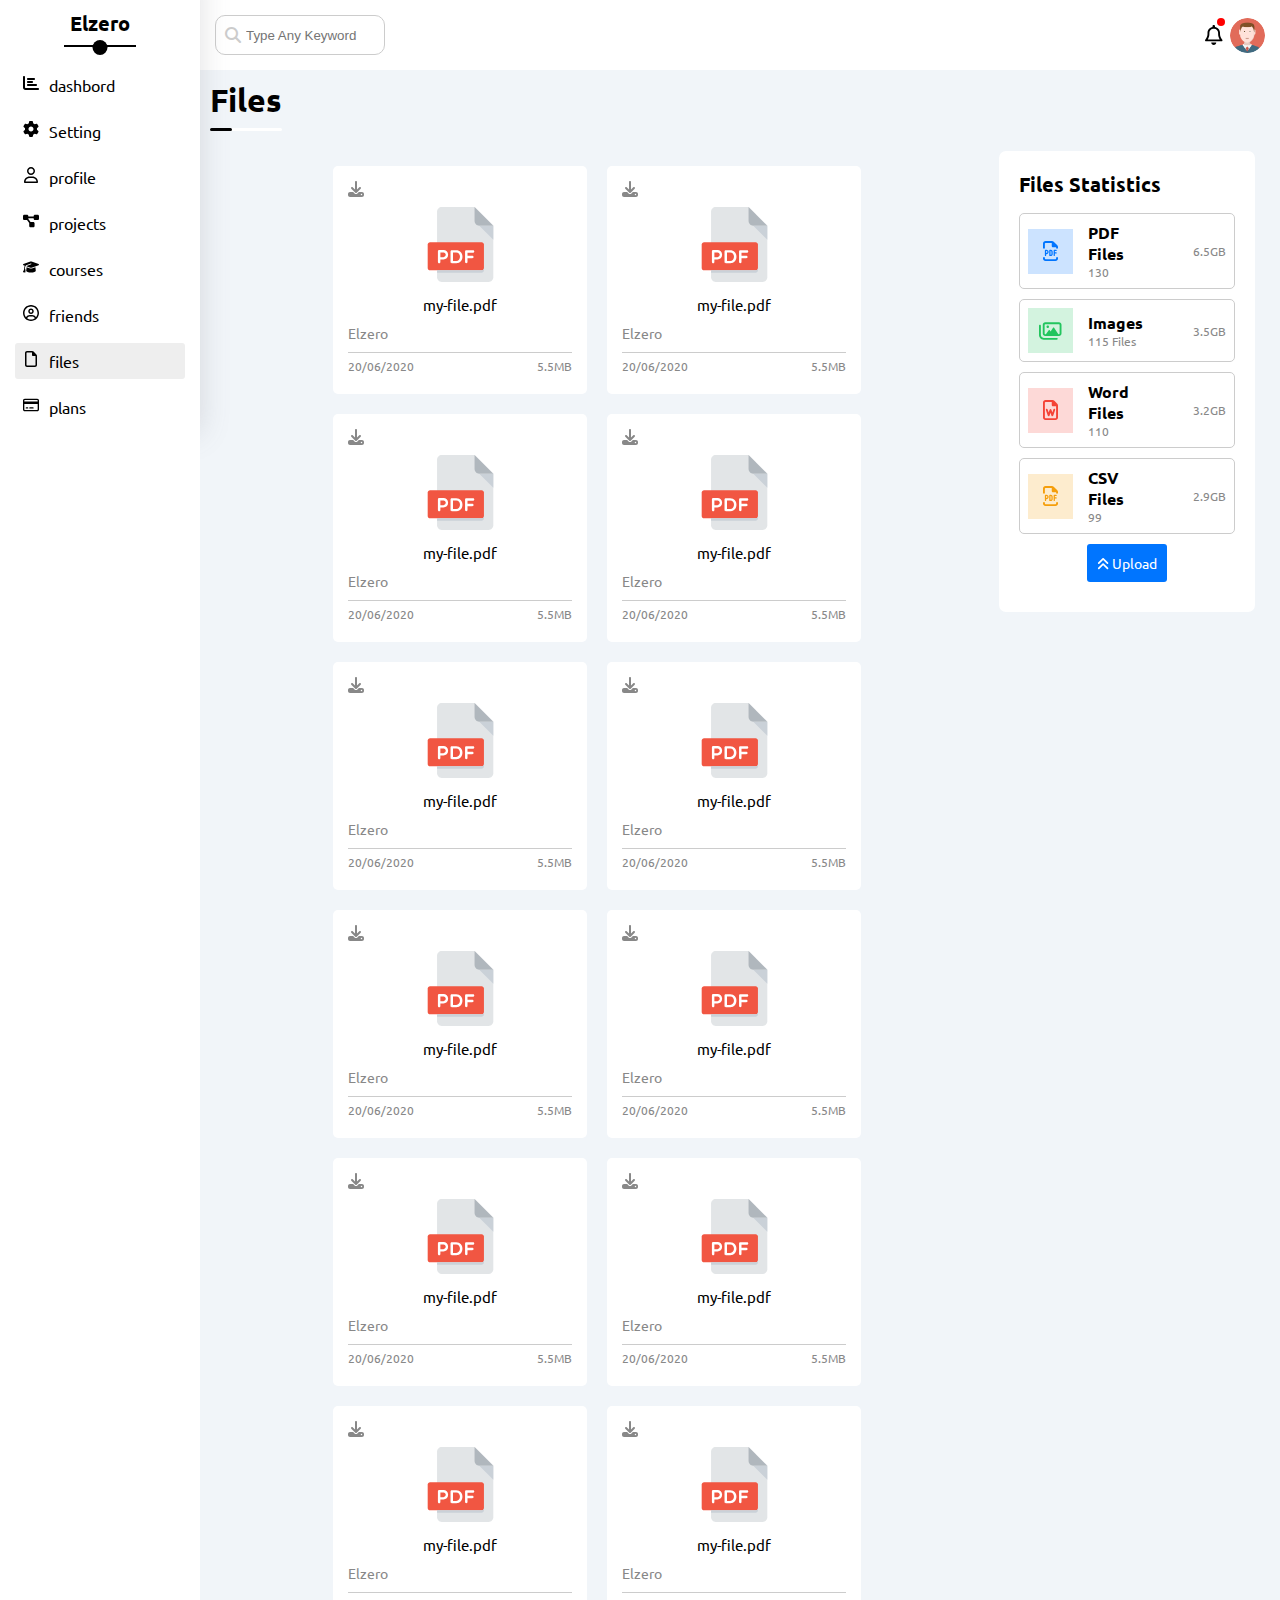
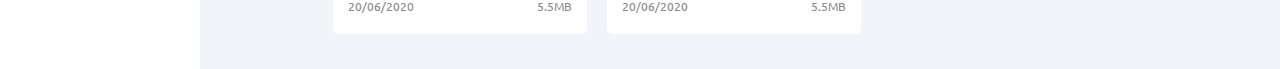
<file: menu/file.html>
<!DOCTYPE html>
<html lang="en">
  <head>
    <meta charset="UTF-8" />
    <meta http-equiv="X-UA-Compatible" content="IE=edge" />
    <meta name="viewport" content="width=device-width, initial-scale=1.0" />

    <link rel="preconnect" href="https://fonts.googleapis.com" />
    <link rel="preconnect" href="https://fonts.gstatic.com" crossorigin />
    <link
      href="https://fonts.googleapis.com/css2?family=Ubuntu:wght@400;700&display=swap"
      rel="stylesheet"
    />

    <link rel="stylesheet" href="../css/all.min.css" />
    <link rel="stylesheet" href="../css/framWork.css" />
    <link rel="stylesheet" href="../css/style.css" />

    <title>Files</title>
  </head>
  <body>
    <div class="parent">
      <!-- Start Back To Top Button -->
      <button class="back-to-top">
        <i class="fa fa-arrow-up"></i>
      </button>
      <!-- End Back To Top Button -->
      <!-- Start Menu -->
      <div class="menu">
        <div class="logo">
          <a class="brand" href="../index.html">Elzero</a>
        </div>
        <ul class="menu-links">
          <li>
            <a href="../index.html">
              <i class="fa fa-bar-chart"></i>
              <span>dashbord</span>
            </a>
          </li>
          <li>
            <a href="./settings.html">
              <i class="fa fa-gear"></i>
              <span>Setting</span>
            </a>
          </li>
          <li>
            <a href="./profile.html">
              <i class="fa-regular fa-user"></i>
              <span>profile</span>
            </a>
          </li>
          <li>
            <a href="./projects.html">
              <i class="fa-solid fa-diagram-project"></i>
              <span>projects</span>
            </a>
          </li>
          <li>
            <a href="./courses.html">
              <i class="fa-solid fa-graduation-cap"></i>
              <span>courses</span>
            </a>
          </li>
          <li>
            <a href="./friends.html">
              <i class="fa-regular fa-circle-user"></i>
              <span>friends</span>
            </a>
          </li>
          <li>
            <a class="active" href="./file.html">
              <i class="fa-regular fa-file"></i>
              <span>files</span>
            </a>
          </li>
          <li>
            <a href="./plans.html">
              <i class="fa-regular fa-credit-card"></i>
              <span>plans</span>
            </a>
          </li>
        </ul>
      </div>
      <!-- End Menu -->
      <!-- Start Right Section -->
      <div class="right-section">
        <!-- Start Nav -->
        <nav>
          <div class="form">
            <input type="text" placeholder="Type Any Keyword" />
          </div>
          <div class="icons">
            <i class="fa-regular fa-bell"></i>
            <img src="../images/avatar.png" alt="avatar" />
          </div>
        </nav>
        <!-- End Nav -->
        <!-- Start Files -->
        <div class="container">
          <!-- Start Main Title -->
          <div class="main-title">
            <h1 class="main-title">files</h1>
          </div>
          <!-- End Main Title -->
          <!-- Start Content -->
          <div class="page-files wrapper d-flex">
            <div class="files wrapper">
              <div class="box">
                <i class="fa-solid fa-download"></i>
                <img src="../images/pdf.svg" />
                <p class="title">my-file.pdf</p>
                <p class="uploaded-by">Elzero</p>
                <div class="info">
                  <span class="date">20/06/2020</span>
                  <span class="size">5.5MB</span>
                </div>
              </div>
              <div class="box">
                <i class="fa-solid fa-download"></i>
                <img src="../images/pdf.svg" />
                <p class="title">my-file.pdf</p>
                <p class="uploaded-by">Elzero</p>
                <div class="info">
                  <span class="date">20/06/2020</span>
                  <span class="size">5.5MB</span>
                </div>
              </div>
              <div class="box">
                <i class="fa-solid fa-download"></i>
                <img src="../images/pdf.svg" />
                <p class="title">my-file.pdf</p>
                <p class="uploaded-by">Elzero</p>
                <div class="info">
                  <span class="date">20/06/2020</span>
                  <span class="size">5.5MB</span>
                </div>
              </div>
              <div class="box">
                <i class="fa-solid fa-download"></i>
                <img src="../images/pdf.svg" />
                <p class="title">my-file.pdf</p>
                <p class="uploaded-by">Elzero</p>
                <div class="info">
                  <span class="date">20/06/2020</span>
                  <span class="size">5.5MB</span>
                </div>
              </div>
              <div class="box">
                <i class="fa-solid fa-download"></i>
                <img src="../images/pdf.svg" />
                <p class="title">my-file.pdf</p>
                <p class="uploaded-by">Elzero</p>
                <div class="info">
                  <span class="date">20/06/2020</span>
                  <span class="size">5.5MB</span>
                </div>
              </div>
              <div class="box">
                <i class="fa-solid fa-download"></i>
                <img src="../images/pdf.svg" />
                <p class="title">my-file.pdf</p>
                <p class="uploaded-by">Elzero</p>
                <div class="info">
                  <span class="date">20/06/2020</span>
                  <span class="size">5.5MB</span>
                </div>
              </div>
              <div class="box">
                <i class="fa-solid fa-download"></i>
                <img src="../images/pdf.svg" />
                <p class="title">my-file.pdf</p>
                <p class="uploaded-by">Elzero</p>
                <div class="info">
                  <span class="date">20/06/2020</span>
                  <span class="size">5.5MB</span>
                </div>
              </div>
              <div class="box">
                <i class="fa-solid fa-download"></i>
                <img src="../images/pdf.svg" />
                <p class="title">my-file.pdf</p>
                <p class="uploaded-by">Elzero</p>
                <div class="info">
                  <span class="date">20/06/2020</span>
                  <span class="size">5.5MB</span>
                </div>
              </div>
              <div class="box">
                <i class="fa-solid fa-download"></i>
                <img src="../images/pdf.svg" />
                <p class="title">my-file.pdf</p>
                <p class="uploaded-by">Elzero</p>
                <div class="info">
                  <span class="date">20/06/2020</span>
                  <span class="size">5.5MB</span>
                </div>
              </div>
              <div class="box">
                <i class="fa-solid fa-download"></i>
                <img src="../images/pdf.svg" />
                <p class="title">my-file.pdf</p>
                <p class="uploaded-by">Elzero</p>
                <div class="info">
                  <span class="date">20/06/2020</span>
                  <span class="size">5.5MB</span>
                </div>
              </div>
              <div class="box">
                <i class="fa-solid fa-download"></i>
                <img src="../images/pdf.svg" />
                <p class="title">my-file.pdf</p>
                <p class="uploaded-by">Elzero</p>
                <div class="info">
                  <span class="date">20/06/2020</span>
                  <span class="size">5.5MB</span>
                </div>
              </div>
              <div class="box">
                <i class="fa-solid fa-download"></i>
                <img src="../images/pdf.svg" />
                <p class="title">my-file.pdf</p>
                <p class="uploaded-by">Elzero</p>
                <div class="info">
                  <span class="date">20/06/2020</span>
                  <span class="size">5.5MB</span>
                </div>
              </div>
            </div>
            <div class="files-statistics">
              <div class="bg-white rounded p-10">
                <p class="title">Files Statistics</p>
                <div class="box">
                  <div class="icon" style="background: rgb(0 117 255 / 20%)">
                    <i class="fa-regular fa-file-pdf color-blue"></i>
                  </div>
                  <div class="text">
                    <p class="title">PDF Files</p>
                    <p class="desc">130</p>
                  </div>
                  <p class="size">6.5GB</p>
                </div>
                <div class="box">
                  <div class="icon" style="background: rgb(34 197 94 / 20%)">
                    <i class="fa-regular fa-images color-green"></i>
                  </div>
                  <div class="text">
                    <p class="title">Images</p>
                    <p class="desc">115 Files</p>
                  </div>
                  <p class="size">3.5GB</p>
                </div>
                <div class="box">
                  <div class="icon" style="background: rgb(244 67 54 / 20%)">
                    <i class="fa-regular fa-file-word color-red"></i>
                  </div>
                  <div class="text">
                    <p class="title">Word Files</p>
                    <p class="desc">110</p>
                  </div>
                  <p class="size">3.2GB</p>
                </div>
                <div class="box">
                  <div class="icon" style="background: rgb(245 158 11 / 20%)">
                    <i class="fa-regular fa-file-pdf color-orange"></i>
                  </div>
                  <div class="text">
                    <p class="title">CSV Files</p>
                    <p class="desc">99</p>
                  </div>
                  <p class="size">2.9GB</p>
                </div>
                <button class="upload btn">
                  <i class="fa-solid fa-angles-up"></i>
                  Upload
                </button>
              </div>
            </div>
          </div>
          <!-- End Content -->
        </div>
        <!-- End Files -->
      </div>
      <!-- End Right Section -->
    </div>

    <script src="../js/all.min.js"></script>
    <script src="../js/main.js"></script>
  </body>
</html>
</file>
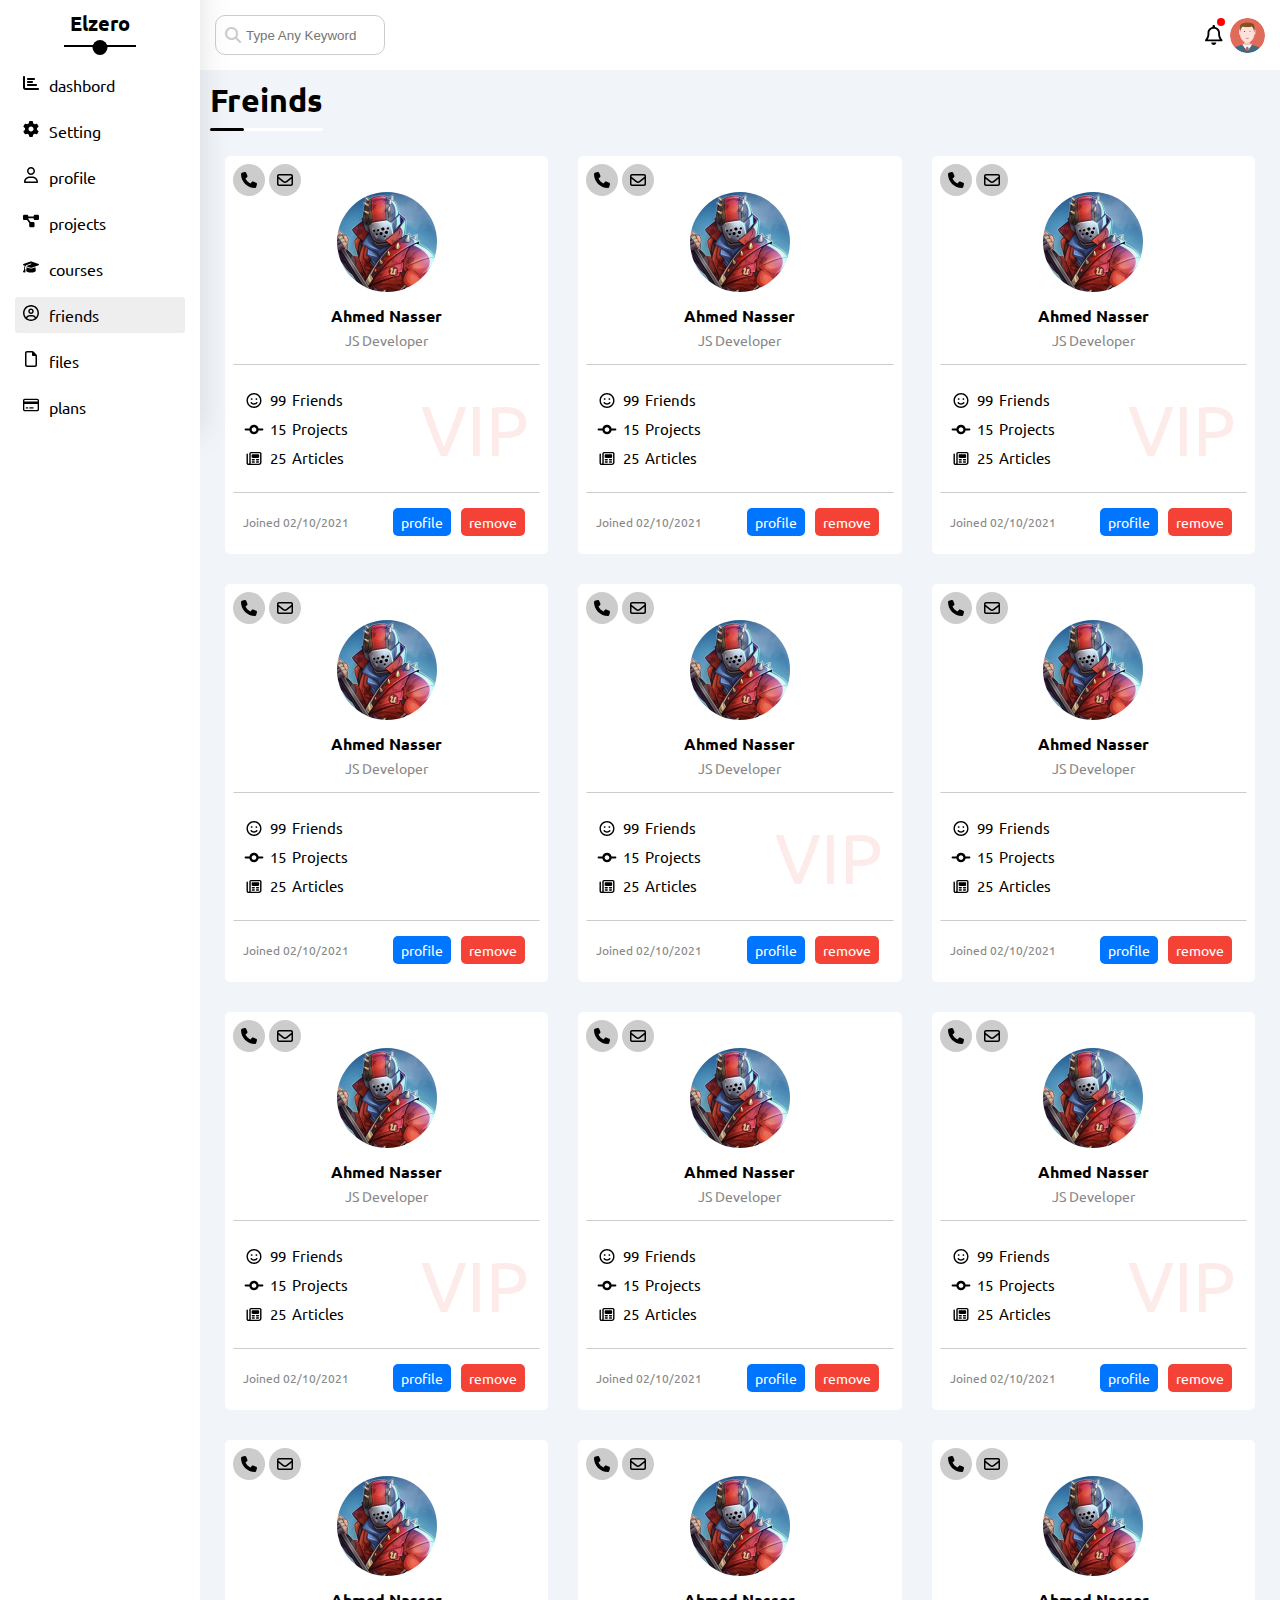
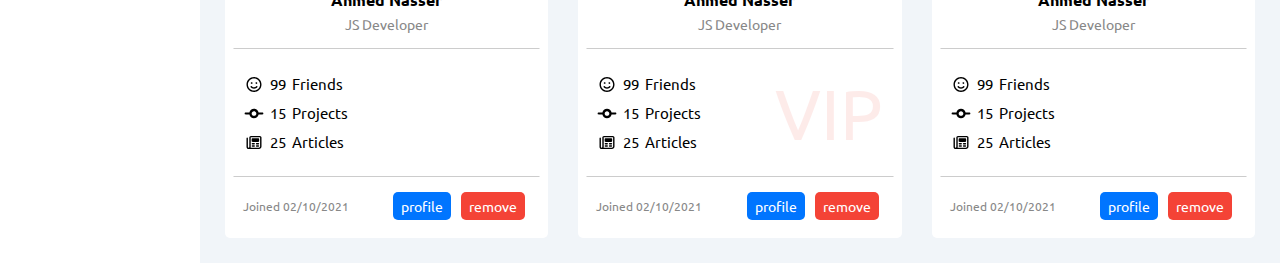
<file: menu/friends.html>
<!DOCTYPE html>
<html lang="en">
  <head>
    <meta charset="UTF-8" />
    <meta http-equiv="X-UA-Compatible" content="IE=edge" />
    <meta name="viewport" content="width=device-width, initial-scale=1.0" />

    <link rel="preconnect" href="https://fonts.googleapis.com" />
    <link rel="preconnect" href="https://fonts.gstatic.com" crossorigin />
    <link
      href="https://fonts.googleapis.com/css2?family=Ubuntu:wght@400;700&display=swap"
      rel="stylesheet"
    />

    <link rel="stylesheet" href="../css/all.min.css" />
    <link rel="stylesheet" href="../css/framWork.css" />
    <link rel="stylesheet" href="../css/style.css" />

    <title>Freinds</title>
  </head>
  <body>
    <div class="parent">
      <!-- Start Back To Top Button -->
      <button class="back-to-top">
        <i class="fa fa-arrow-up"></i>
      </button>
      <!-- End Back To Top Button -->
      <!-- Start Menu -->
      <div class="menu">
        <div class="logo">
          <a class="brand" href="../index.html">Elzero</a>
        </div>
        <ul class="menu-links">
          <li>
            <a href="../index.html">
              <i class="fa fa-bar-chart"></i>
              <span>dashbord</span>
            </a>
          </li>
          <li>
            <a href="./settings.html">
              <i class="fa fa-gear"></i>
              <span>Setting</span>
            </a>
          </li>
          <li>
            <a href="./profile.html">
              <i class="fa-regular fa-user"></i>
              <span>profile</span>
            </a>
          </li>
          <li>
            <a href="./projects.html">
              <i class="fa-solid fa-diagram-project"></i>
              <span>projects</span>
            </a>
          </li>
          <li>
            <a href="./courses.html">
              <i class="fa-solid fa-graduation-cap"></i>
              <span>courses</span>
            </a>
          </li>
          <li>
            <a class="active" href="./friends.html">
              <i class="fa-regular fa-circle-user"></i>
              <span>friends</span>
            </a>
          </li>
          <li>
            <a href="./file.html">
              <i class="fa-regular fa-file"></i>
              <span>files</span>
            </a>
          </li>
          <li>
            <a href="./plans.html">
              <i class="fa-regular fa-credit-card"></i>
              <span>plans</span>
            </a>
          </li>
        </ul>
      </div>
      <!-- End Menu -->
      <!-- Start Right Section -->
      <div class="right-section">
        <!-- Start Nav -->
        <nav>
          <div class="form">
            <input type="text" placeholder="Type Any Keyword" />
          </div>
          <div class="icons">
            <i class="fa-regular fa-bell"></i>
            <img src="../images/avatar.png" alt="avatar" />
          </div>
        </nav>
        <!-- End Nav -->
        <!-- Start Courses -->
        <div class="container">
          <!-- Start Main Title -->
          <div class="main-title">
            <h1 class="main-title">Freinds</h1>
          </div>
          <!-- End Main Title -->
          <!-- Start Content -->
          <div class="page-friends wrapper grid-main">
            <div class="card">
              <div class="social-icons">
                <i class="fa fa-phone"></i>
                <i class="fa-regular fa-envelope"></i>
              </div>
              <div class="basic">
                <div class="img">
                  <img src="../images/friend-01.jpg" />
                </div>
                <div class="text">
                  <p class="title">Ahmed Nasser</p>
                  <p class="desc">JS Developer</p>
                </div>
              </div>
              <div class="middle">
                <div class="icons">
                  <div class="icon">
                    <i class="fa-regular fa-face-smile"></i>
                    <span class="number">99</span>
                    <span class="name">Friends</span>
                  </div>
                  <div class="icon">
                    <i class="fa-solid fa-code-commit fa-fw"></i>
                    <span class="number">15</span>
                    <span class="name">Projects</span>
                  </div>
                  <div class="icon">
                    <i class="fa-regular fa-newspaper"></i>
                    <span class="number">25</span>
                    <span class="name">Articles</span>
                  </div>
                </div>
                <div class="vip">vip</div>
              </div>
              <div class="info">
                <span class="jone">Joined 02/10/2021</span>
                <div class="buttons">
                  <button class="profile">profile</button>
                  <button class="remove">remove</button>
                </div>
              </div>
            </div>

            <div class="card">
              <div class="social-icons">
                <i class="fa fa-phone"></i>
                <i class="fa-regular fa-envelope"></i>
              </div>
              <div class="basic">
                <div class="img">
                  <img src="../images/friend-01.jpg" />
                </div>
                <div class="text">
                  <p class="title">Ahmed Nasser</p>
                  <p class="desc">JS Developer</p>
                </div>
              </div>
              <div class="middle">
                <div class="icons">
                  <div class="icon">
                    <i class="fa-regular fa-face-smile"></i>
                    <span class="number">99</span>
                    <span class="name">Friends</span>
                  </div>
                  <div class="icon">
                    <i class="fa-solid fa-code-commit fa-fw"></i>
                    <span class="number">15</span>
                    <span class="name">Projects</span>
                  </div>
                  <div class="icon">
                    <i class="fa-regular fa-newspaper"></i>
                    <span class="number">25</span>
                    <span class="name">Articles</span>
                  </div>
                </div>
              </div>
              <div class="info">
                <span class="jone">Joined 02/10/2021</span>
                <div class="buttons">
                  <button class="profile">profile</button>
                  <button class="remove">remove</button>
                </div>
              </div>
            </div>

            <div class="card">
              <div class="social-icons">
                <i class="fa fa-phone"></i>
                <i class="fa-regular fa-envelope"></i>
              </div>
              <div class="basic">
                <div class="img">
                  <img src="../images/friend-01.jpg" />
                </div>
                <div class="text">
                  <p class="title">Ahmed Nasser</p>
                  <p class="desc">JS Developer</p>
                </div>
              </div>
              <div class="middle">
                <div class="icons">
                  <div class="icon">
                    <i class="fa-regular fa-face-smile"></i>
                    <span class="number">99</span>
                    <span class="name">Friends</span>
                  </div>
                  <div class="icon">
                    <i class="fa-solid fa-code-commit fa-fw"></i>
                    <span class="number">15</span>
                    <span class="name">Projects</span>
                  </div>
                  <div class="icon">
                    <i class="fa-regular fa-newspaper"></i>
                    <span class="number">25</span>
                    <span class="name">Articles</span>
                  </div>
                </div>
                <div class="vip">vip</div>
              </div>
              <div class="info">
                <span class="jone">Joined 02/10/2021</span>
                <div class="buttons">
                  <button class="profile">profile</button>
                  <button class="remove">remove</button>
                </div>
              </div>
            </div>

            <div class="card">
              <div class="social-icons">
                <i class="fa fa-phone"></i>
                <i class="fa-regular fa-envelope"></i>
              </div>
              <div class="basic">
                <div class="img">
                  <img src="../images/friend-01.jpg" />
                </div>
                <div class="text">
                  <p class="title">Ahmed Nasser</p>
                  <p class="desc">JS Developer</p>
                </div>
              </div>
              <div class="middle">
                <div class="icons">
                  <div class="icon">
                    <i class="fa-regular fa-face-smile"></i>
                    <span class="number">99</span>
                    <span class="name">Friends</span>
                  </div>
                  <div class="icon">
                    <i class="fa-solid fa-code-commit fa-fw"></i>
                    <span class="number">15</span>
                    <span class="name">Projects</span>
                  </div>
                  <div class="icon">
                    <i class="fa-regular fa-newspaper"></i>
                    <span class="number">25</span>
                    <span class="name">Articles</span>
                  </div>
                </div>
              </div>
              <div class="info">
                <span class="jone">Joined 02/10/2021</span>
                <div class="buttons">
                  <button class="profile">profile</button>
                  <button class="remove">remove</button>
                </div>
              </div>
            </div>

            <div class="card">
              <div class="social-icons">
                <i class="fa fa-phone"></i>
                <i class="fa-regular fa-envelope"></i>
              </div>
              <div class="basic">
                <div class="img">
                  <img src="../images/friend-01.jpg" />
                </div>
                <div class="text">
                  <p class="title">Ahmed Nasser</p>
                  <p class="desc">JS Developer</p>
                </div>
              </div>
              <div class="middle">
                <div class="icons">
                  <div class="icon">
                    <i class="fa-regular fa-face-smile"></i>
                    <span class="number">99</span>
                    <span class="name">Friends</span>
                  </div>
                  <div class="icon">
                    <i class="fa-solid fa-code-commit fa-fw"></i>
                    <span class="number">15</span>
                    <span class="name">Projects</span>
                  </div>
                  <div class="icon">
                    <i class="fa-regular fa-newspaper"></i>
                    <span class="number">25</span>
                    <span class="name">Articles</span>
                  </div>
                </div>
                <div class="vip">vip</div>
              </div>
              <div class="info">
                <span class="jone">Joined 02/10/2021</span>
                <div class="buttons">
                  <button class="profile">profile</button>
                  <button class="remove">remove</button>
                </div>
              </div>
            </div>

            <div class="card">
              <div class="social-icons">
                <i class="fa fa-phone"></i>
                <i class="fa-regular fa-envelope"></i>
              </div>
              <div class="basic">
                <div class="img">
                  <img src="../images/friend-01.jpg" />
                </div>
                <div class="text">
                  <p class="title">Ahmed Nasser</p>
                  <p class="desc">JS Developer</p>
                </div>
              </div>
              <div class="middle">
                <div class="icons">
                  <div class="icon">
                    <i class="fa-regular fa-face-smile"></i>
                    <span class="number">99</span>
                    <span class="name">Friends</span>
                  </div>
                  <div class="icon">
                    <i class="fa-solid fa-code-commit fa-fw"></i>
                    <span class="number">15</span>
                    <span class="name">Projects</span>
                  </div>
                  <div class="icon">
                    <i class="fa-regular fa-newspaper"></i>
                    <span class="number">25</span>
                    <span class="name">Articles</span>
                  </div>
                </div>
              </div>
              <div class="info">
                <span class="jone">Joined 02/10/2021</span>
                <div class="buttons">
                  <button class="profile">profile</button>
                  <button class="remove">remove</button>
                </div>
              </div>
            </div>

            <div class="card">
              <div class="social-icons">
                <i class="fa fa-phone"></i>
                <i class="fa-regular fa-envelope"></i>
              </div>
              <div class="basic">
                <div class="img">
                  <img src="../images/friend-01.jpg" />
                </div>
                <div class="text">
                  <p class="title">Ahmed Nasser</p>
                  <p class="desc">JS Developer</p>
                </div>
              </div>
              <div class="middle">
                <div class="icons">
                  <div class="icon">
                    <i class="fa-regular fa-face-smile"></i>
                    <span class="number">99</span>
                    <span class="name">Friends</span>
                  </div>
                  <div class="icon">
                    <i class="fa-solid fa-code-commit fa-fw"></i>
                    <span class="number">15</span>
                    <span class="name">Projects</span>
                  </div>
                  <div class="icon">
                    <i class="fa-regular fa-newspaper"></i>
                    <span class="number">25</span>
                    <span class="name">Articles</span>
                  </div>
                </div>
                <div class="vip">vip</div>
              </div>
              <div class="info">
                <span class="jone">Joined 02/10/2021</span>
                <div class="buttons">
                  <button class="profile">profile</button>
                  <button class="remove">remove</button>
                </div>
              </div>
            </div>

            <div class="card">
              <div class="social-icons">
                <i class="fa fa-phone"></i>
                <i class="fa-regular fa-envelope"></i>
              </div>
              <div class="basic">
                <div class="img">
                  <img src="../images/friend-01.jpg" />
                </div>
                <div class="text">
                  <p class="title">Ahmed Nasser</p>
                  <p class="desc">JS Developer</p>
                </div>
              </div>
              <div class="middle">
                <div class="icons">
                  <div class="icon">
                    <i class="fa-regular fa-face-smile"></i>
                    <span class="number">99</span>
                    <span class="name">Friends</span>
                  </div>
                  <div class="icon">
                    <i class="fa-solid fa-code-commit fa-fw"></i>
                    <span class="number">15</span>
                    <span class="name">Projects</span>
                  </div>
                  <div class="icon">
                    <i class="fa-regular fa-newspaper"></i>
                    <span class="number">25</span>
                    <span class="name">Articles</span>
                  </div>
                </div>
              </div>
              <div class="info">
                <span class="jone">Joined 02/10/2021</span>
                <div class="buttons">
                  <button class="profile">profile</button>
                  <button class="remove">remove</button>
                </div>
              </div>
            </div>

            <div class="card">
              <div class="social-icons">
                <i class="fa fa-phone"></i>
                <i class="fa-regular fa-envelope"></i>
              </div>
              <div class="basic">
                <div class="img">
                  <img src="../images/friend-01.jpg" />
                </div>
                <div class="text">
                  <p class="title">Ahmed Nasser</p>
                  <p class="desc">JS Developer</p>
                </div>
              </div>
              <div class="middle">
                <div class="icons">
                  <div class="icon">
                    <i class="fa-regular fa-face-smile"></i>
                    <span class="number">99</span>
                    <span class="name">Friends</span>
                  </div>
                  <div class="icon">
                    <i class="fa-solid fa-code-commit fa-fw"></i>
                    <span class="number">15</span>
                    <span class="name">Projects</span>
                  </div>
                  <div class="icon">
                    <i class="fa-regular fa-newspaper"></i>
                    <span class="number">25</span>
                    <span class="name">Articles</span>
                  </div>
                </div>
                <div class="vip">vip</div>
              </div>
              <div class="info">
                <span class="jone">Joined 02/10/2021</span>
                <div class="buttons">
                  <button class="profile">profile</button>
                  <button class="remove">remove</button>
                </div>
              </div>
            </div>

            <div class="card">
              <div class="social-icons">
                <i class="fa fa-phone"></i>
                <i class="fa-regular fa-envelope"></i>
              </div>
              <div class="basic">
                <div class="img">
                  <img src="../images/friend-01.jpg" />
                </div>
                <div class="text">
                  <p class="title">Ahmed Nasser</p>
                  <p class="desc">JS Developer</p>
                </div>
              </div>
              <div class="middle">
                <div class="icons">
                  <div class="icon">
                    <i class="fa-regular fa-face-smile"></i>
                    <span class="number">99</span>
                    <span class="name">Friends</span>
                  </div>
                  <div class="icon">
                    <i class="fa-solid fa-code-commit fa-fw"></i>
                    <span class="number">15</span>
                    <span class="name">Projects</span>
                  </div>
                  <div class="icon">
                    <i class="fa-regular fa-newspaper"></i>
                    <span class="number">25</span>
                    <span class="name">Articles</span>
                  </div>
                </div>
              </div>
              <div class="info">
                <span class="jone">Joined 02/10/2021</span>
                <div class="buttons">
                  <button class="profile">profile</button>
                  <button class="remove">remove</button>
                </div>
              </div>
            </div>

            <div class="card">
              <div class="social-icons">
                <i class="fa fa-phone"></i>
                <i class="fa-regular fa-envelope"></i>
              </div>
              <div class="basic">
                <div class="img">
                  <img src="../images/friend-01.jpg" />
                </div>
                <div class="text">
                  <p class="title">Ahmed Nasser</p>
                  <p class="desc">JS Developer</p>
                </div>
              </div>
              <div class="middle">
                <div class="icons">
                  <div class="icon">
                    <i class="fa-regular fa-face-smile"></i>
                    <span class="number">99</span>
                    <span class="name">Friends</span>
                  </div>
                  <div class="icon">
                    <i class="fa-solid fa-code-commit fa-fw"></i>
                    <span class="number">15</span>
                    <span class="name">Projects</span>
                  </div>
                  <div class="icon">
                    <i class="fa-regular fa-newspaper"></i>
                    <span class="number">25</span>
                    <span class="name">Articles</span>
                  </div>
                </div>
                <div class="vip">vip</div>
              </div>
              <div class="info">
                <span class="jone">Joined 02/10/2021</span>
                <div class="buttons">
                  <button class="profile">profile</button>
                  <button class="remove">remove</button>
                </div>
              </div>
            </div>

            <div class="card">
              <div class="social-icons">
                <i class="fa fa-phone"></i>
                <i class="fa-regular fa-envelope"></i>
              </div>
              <div class="basic">
                <div class="img">
                  <img src="../images/friend-01.jpg" />
                </div>
                <div class="text">
                  <p class="title">Ahmed Nasser</p>
                  <p class="desc">JS Developer</p>
                </div>
              </div>
              <div class="middle">
                <div class="icons">
                  <div class="icon">
                    <i class="fa-regular fa-face-smile"></i>
                    <span class="number">99</span>
                    <span class="name">Friends</span>
                  </div>
                  <div class="icon">
                    <i class="fa-solid fa-code-commit fa-fw"></i>
                    <span class="number">15</span>
                    <span class="name">Projects</span>
                  </div>
                  <div class="icon">
                    <i class="fa-regular fa-newspaper"></i>
                    <span class="number">25</span>
                    <span class="name">Articles</span>
                  </div>
                </div>
              </div>
              <div class="info">
                <span class="jone">Joined 02/10/2021</span>
                <div class="buttons">
                  <button class="profile">profile</button>
                  <button class="remove">remove</button>
                </div>
              </div>
            </div>
          </div>
          <!-- End Content -->
        </div>
        <!-- End Courses -->
      </div>
      <!-- End Right Section -->
    </div>

    <script src="../js/all.min.js"></script>
    <script src="../js/main.js"></script>
  </body>
</html>
</file>
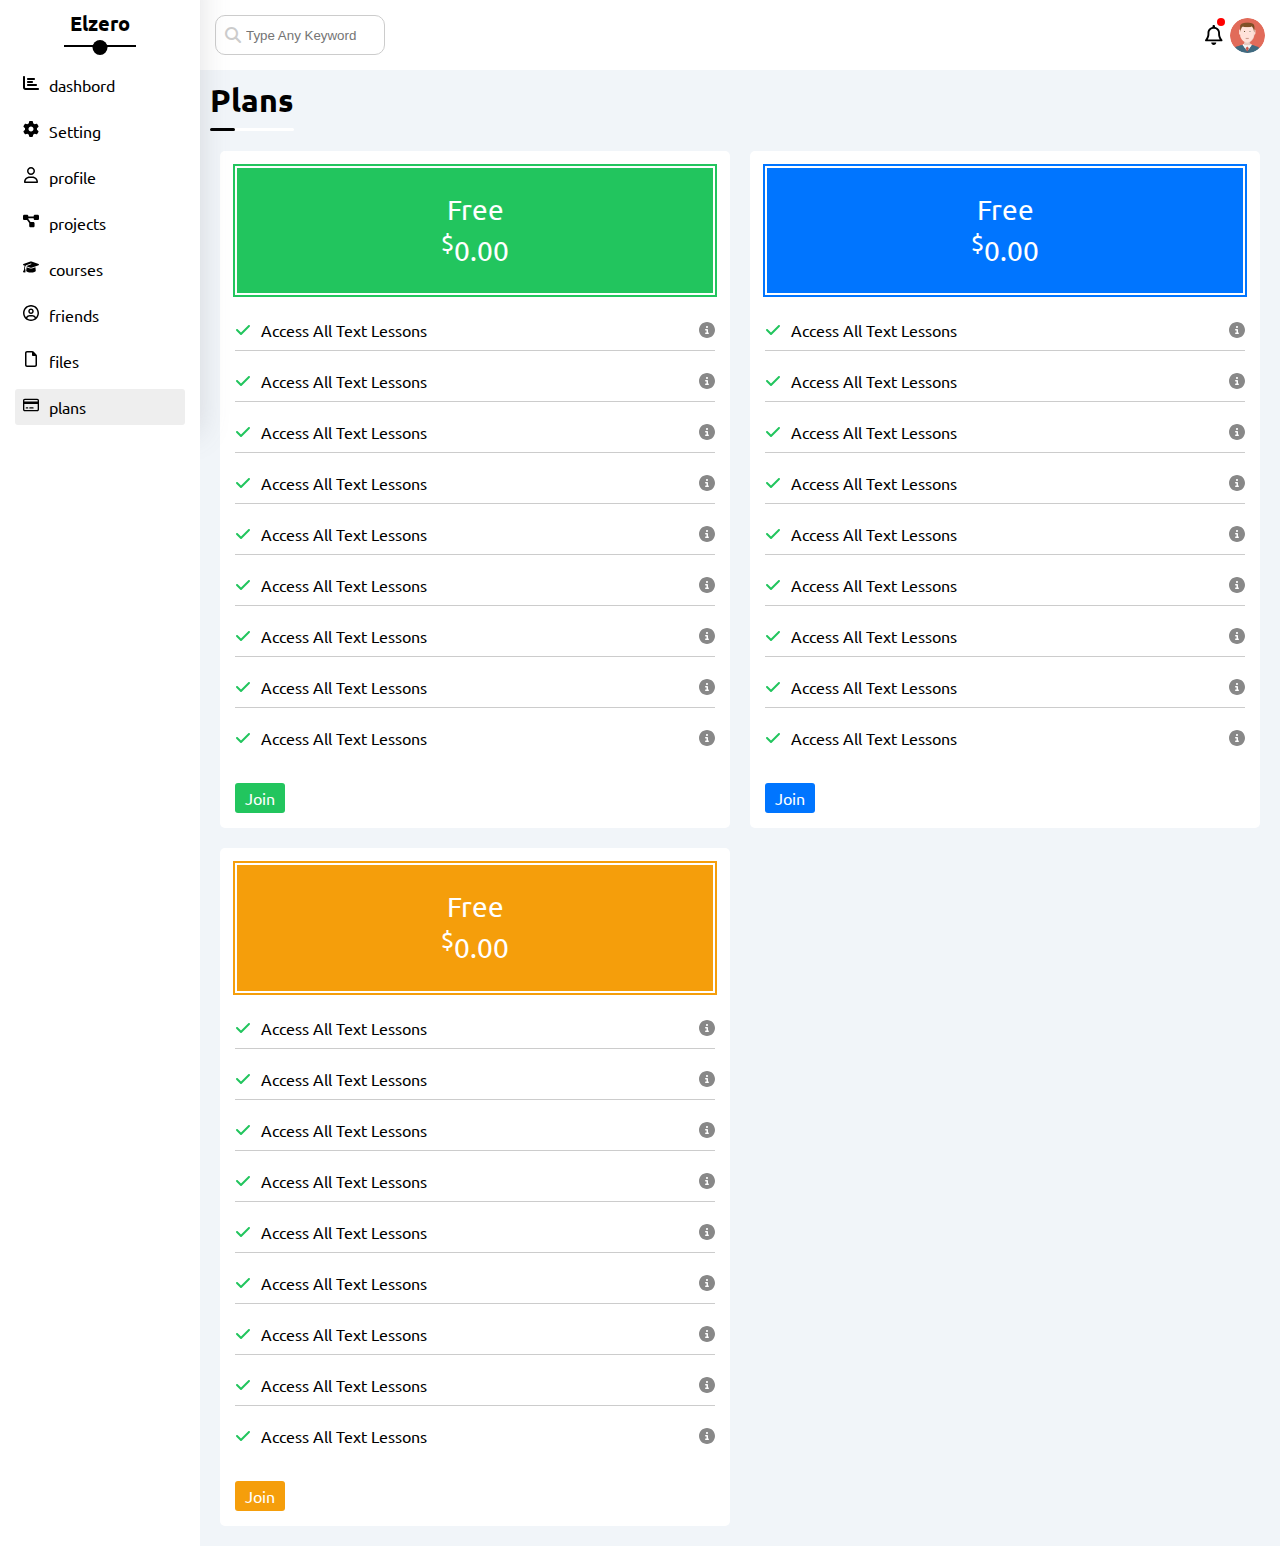
<file: menu/plans.html>
<!DOCTYPE html>
<html lang="en">
  <head>
    <meta charset="UTF-8" />
    <meta http-equiv="X-UA-Compatible" content="IE=edge" />
    <meta name="viewport" content="width=device-width, initial-scale=1.0" />

    <link rel="preconnect" href="https://fonts.googleapis.com" />
    <link rel="preconnect" href="https://fonts.gstatic.com" crossorigin />
    <link
      href="https://fonts.googleapis.com/css2?family=Ubuntu:wght@400;700&display=swap"
      rel="stylesheet"
    />

    <link rel="stylesheet" href="../css/all.min.css" />
    <link rel="stylesheet" href="../css/framWork.css" />
    <link rel="stylesheet" href="../css/style.css" />

    <title>plans</title>
  </head>
  <body>
    <div class="parent">
      <!-- Start Back To Top Button -->
      <button class="back-to-top">
        <i class="fa fa-arrow-up"></i>
      </button>
      <!-- End Back To Top Button -->
      <!-- Start Menu -->
      <div class="menu">
        <div class="logo">
          <a class="brand" href="../index.html">Elzero</a>
        </div>
        <ul class="menu-links">
          <li>
            <a href="../index.html">
              <i class="fa fa-bar-chart"></i>
              <span>dashbord</span>
            </a>
          </li>
          <li>
            <a href="./settings.html">
              <i class="fa fa-gear"></i>
              <span>Setting</span>
            </a>
          </li>
          <li>
            <a href="./profile.html">
              <i class="fa-regular fa-user"></i>
              <span>profile</span>
            </a>
          </li>
          <li>
            <a href="./projects.html">
              <i class="fa-solid fa-diagram-project"></i>
              <span>projects</span>
            </a>
          </li>
          <li>
            <a href="./courses.html">
              <i class="fa-solid fa-graduation-cap"></i>
              <span>courses</span>
            </a>
          </li>
          <li>
            <a href="./friends.html">
              <i class="fa-regular fa-circle-user"></i>
              <span>friends</span>
            </a>
          </li>
          <li>
            <a href="./file.html">
              <i class="fa-regular fa-file"></i>
              <span>files</span>
            </a>
          </li>
          <li>
            <a class="active" href="./plans.html">
              <i class="fa-regular fa-credit-card"></i>
              <span>plans</span>
            </a>
          </li>
        </ul>
      </div>
      <!-- End Menu -->
      <!-- Start Right Section -->
      <div class="right-section">
        <!-- Start Nav -->
        <nav>
          <div class="form">
            <input type="text" placeholder="Type Any Keyword" />
          </div>
          <div class="icons">
            <i class="fa-regular fa-bell"></i>
            <img src="../images/avatar.png" alt="avatar" />
          </div>
        </nav>
        <!-- End Nav -->
        <!-- Start Plans -->
        <div class="container">
          <!-- Start Main Title -->
          <div class="main-title">
            <h1 class="main-title">plans</h1>
          </div>
          <!-- End Main Title -->
          <!-- Start Content -->
          <div class="page-plans wrapper">
            <div class="box">
              <div class="price green">
                <p>Free</p>
                <p><sup>$</sup>0.00</p>
              </div>
              <div class="featuers">
                <div class="featuer">
                  <i class="fa-solid fa-check check"></i>
                  <p>Access All Text Lessons</p>
                  <i class="fa-solid fa-circle-info help"></i>
                </div>
                <div class="featuer">
                  <i class="fa-solid fa-check check"></i>
                  <p>Access All Text Lessons</p>
                  <i class="fa-solid fa-circle-info help"></i>
                </div>
                <div class="featuer">
                  <i class="fa-solid fa-check check"></i>
                  <p>Access All Text Lessons</p>
                  <i class="fa-solid fa-circle-info help"></i>
                </div>
                <div class="featuer">
                  <i class="fa-solid fa-check check"></i>
                  <p>Access All Text Lessons</p>
                  <i class="fa-solid fa-circle-info help"></i>
                </div>
                <div class="featuer">
                  <i class="fa-solid fa-check check"></i>
                  <p>Access All Text Lessons</p>
                  <i class="fa-solid fa-circle-info help"></i>
                </div>
                <div class="featuer">
                  <i class="fa-solid fa-check check"></i>
                  <p>Access All Text Lessons</p>
                  <i class="fa-solid fa-circle-info help"></i>
                </div>
                <div class="featuer">
                  <i class="fa-solid fa-check check"></i>
                  <p>Access All Text Lessons</p>
                  <i class="fa-solid fa-circle-info help"></i>
                </div>
                <div class="featuer">
                  <i class="fa-solid fa-check check"></i>
                  <p>Access All Text Lessons</p>
                  <i class="fa-solid fa-circle-info help"></i>
                </div>
                <div class="featuer">
                  <i class="fa-solid fa-check check"></i>
                  <p>Access All Text Lessons</p>
                  <i class="fa-solid fa-circle-info help"></i>
                </div>
              </div>
              <button class="btn bg-green">Join</button>
            </div>
            <div class="box">
              <div class="price blue">
                <p>Free</p>
                <p><sup>$</sup>0.00</p>
              </div>
              <div class="featuers">
                <div class="featuer">
                  <i class="fa-solid fa-check check"></i>
                  <p>Access All Text Lessons</p>
                  <i class="fa-solid fa-circle-info help"></i>
                </div>
                <div class="featuer">
                  <i class="fa-solid fa-check check"></i>
                  <p>Access All Text Lessons</p>
                  <i class="fa-solid fa-circle-info help"></i>
                </div>
                <div class="featuer">
                  <i class="fa-solid fa-check check"></i>
                  <p>Access All Text Lessons</p>
                  <i class="fa-solid fa-circle-info help"></i>
                </div>
                <div class="featuer">
                  <i class="fa-solid fa-check check"></i>
                  <p>Access All Text Lessons</p>
                  <i class="fa-solid fa-circle-info help"></i>
                </div>
                <div class="featuer">
                  <i class="fa-solid fa-check check"></i>
                  <p>Access All Text Lessons</p>
                  <i class="fa-solid fa-circle-info help"></i>
                </div>
                <div class="featuer">
                  <i class="fa-solid fa-check check"></i>
                  <p>Access All Text Lessons</p>
                  <i class="fa-solid fa-circle-info help"></i>
                </div>
                <div class="featuer">
                  <i class="fa-solid fa-check check"></i>
                  <p>Access All Text Lessons</p>
                  <i class="fa-solid fa-circle-info help"></i>
                </div>
                <div class="featuer">
                  <i class="fa-solid fa-check check"></i>
                  <p>Access All Text Lessons</p>
                  <i class="fa-solid fa-circle-info help"></i>
                </div>
                <div class="featuer">
                  <i class="fa-solid fa-check check"></i>
                  <p>Access All Text Lessons</p>
                  <i class="fa-solid fa-circle-info help"></i>
                </div>
              </div>
              <button class="btn bg-blue">Join</button>
            </div>
            <div class="box">
              <div class="price orange">
                <p>Free</p>
                <p><sup>$</sup>0.00</p>
              </div>
              <div class="featuers">
                <div class="featuers">
                  <div class="featuer">
                    <i class="fa-solid fa-check check"></i>
                    <p>Access All Text Lessons</p>
                    <i class="fa-solid fa-circle-info help"></i>
                  </div>
                  <div class="featuer">
                    <i class="fa-solid fa-check check"></i>
                    <p>Access All Text Lessons</p>
                    <i class="fa-solid fa-circle-info help"></i>
                  </div>
                  <div class="featuer">
                    <i class="fa-solid fa-check check"></i>
                    <p>Access All Text Lessons</p>
                    <i class="fa-solid fa-circle-info help"></i>
                  </div>
                  <div class="featuer">
                    <i class="fa-solid fa-check check"></i>
                    <p>Access All Text Lessons</p>
                    <i class="fa-solid fa-circle-info help"></i>
                  </div>
                  <div class="featuer">
                    <i class="fa-solid fa-check check"></i>
                    <p>Access All Text Lessons</p>
                    <i class="fa-solid fa-circle-info help"></i>
                  </div>
                  <div class="featuer">
                    <i class="fa-solid fa-check check"></i>
                    <p>Access All Text Lessons</p>
                    <i class="fa-solid fa-circle-info help"></i>
                  </div>
                  <div class="featuer">
                    <i class="fa-solid fa-check check"></i>
                    <p>Access All Text Lessons</p>
                    <i class="fa-solid fa-circle-info help"></i>
                  </div>
                  <div class="featuer">
                    <i class="fa-solid fa-check check"></i>
                    <p>Access All Text Lessons</p>
                    <i class="fa-solid fa-circle-info help"></i>
                  </div>
                  <div class="featuer">
                    <i class="fa-solid fa-check check"></i>
                    <p>Access All Text Lessons</p>
                    <i class="fa-solid fa-circle-info help"></i>
                  </div>
                </div>
              </div>
              <button class="btn bg-orange">Join</button>
            </div>
          </div>
          <!-- End Content -->
        </div>
        <!-- End Plans -->
      </div>
      <!-- End Right Section -->
    </div>

    <script src="../js/all.min.js"></script>
    <script src="../js/main.js"></script>
  </body>
</html>
</file>
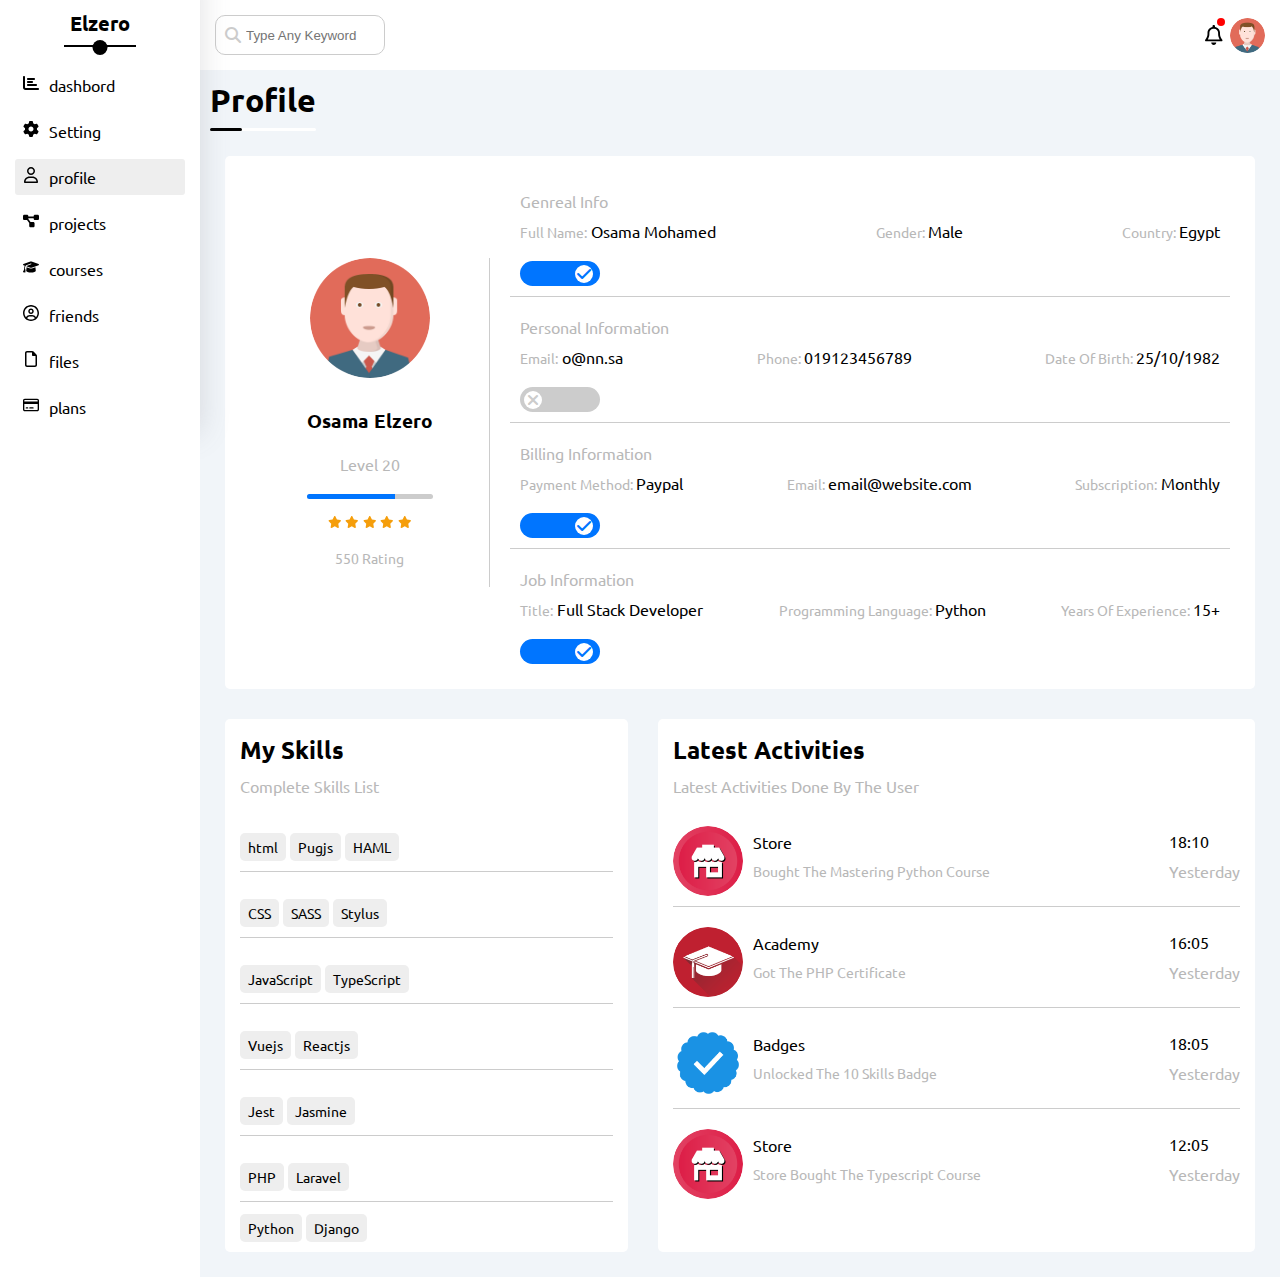
<file: menu/profile.html>
<!DOCTYPE html>
<html lang="en">
  <head>
    <meta charset="UTF-8" />
    <meta http-equiv="X-UA-Compatible" content="IE=edge" />
    <meta name="viewport" content="width=device-width, initial-scale=1.0" />

    <link rel="preconnect" href="https://fonts.googleapis.com" />
    <link rel="preconnect" href="https://fonts.gstatic.com" crossorigin />
    <link
      href="https://fonts.googleapis.com/css2?family=Ubuntu:wght@400;700&display=swap"
      rel="stylesheet"
    />

    <link rel="stylesheet" href="../css/all.min.css" />
    <link rel="stylesheet" href="../css/framWork.css" />
    <link rel="stylesheet" href="../css/style.css" />

    <title>Profile</title>
  </head>
  <body>
    <div class="parent">
      <!-- Start Back To Top Button -->
      <button class="back-to-top">
        <i class="fa fa-arrow-up"></i>
      </button>
      <!-- End Back To Top Button -->
      <!-- Start Menu -->
      <div class="menu">
        <div class="logo">
          <a class="brand" href="../index.html">Elzero</a>
        </div>
        <ul class="menu-links">
          <li>
            <a href="../index.html">
              <i class="fa fa-bar-chart"></i>
              <span>dashbord</span>
            </a>
          </li>
          <li>
            <a href="./settings.html">
              <i class="fa fa-gear"></i>
              <span>Setting</span>
            </a>
          </li>
          <li>
            <a class="active" href="./profile.html">
              <i class="fa-regular fa-user"></i>
              <span>profile</span>
            </a>
          </li>
          <li>
            <a href="./projects.html">
              <i class="fa-solid fa-diagram-project"></i>
              <span>projects</span>
            </a>
          </li>
          <li>
            <a href="./courses.html">
              <i class="fa-solid fa-graduation-cap"></i>
              <span>courses</span>
            </a>
          </li>
          <li>
            <a href="./friends.html">
              <i class="fa-regular fa-circle-user"></i>
              <span>friends</span>
            </a>
          </li>
          <li>
            <a href="./files.html">
              <i class="fa-regular fa-file"></i>
              <span>files</span>
            </a>
          </li>
          <li>
            <a href="./plans.html">
              <i class="fa-regular fa-credit-card"></i>
              <span>plans</span>
            </a>
          </li>
        </ul>
      </div>
      <!-- End Menu -->
      <!-- Start Right Section -->
      <div class="right-section">
        <!-- Start Nav -->
        <nav>
          <div class="form">
            <input type="text" placeholder="Type Any Keyword" />
          </div>
          <div class="icons">
            <i class="fa-regular fa-bell"></i>
            <img src="../images/avatar.png" alt="avatar" />
          </div>
        </nav>
        <!-- End Nav -->
        <!-- Start Dashboard -->
        <div class="container">
          <!-- Start Main Title -->
          <div class="main-title">
            <h1 class="main-title">Profile</h1>
          </div>
          <!-- End Main Title -->
          <!-- Start Content -->
          <div class="profile wrapper d-flex flex-wrap">
            <!-- Start Overview -->
            <div class="overview w-100 d-flex align-items-c">
              <div
                class="left d-flex justify-content-c align-items-c f-c border-right border-ccc text-center"
              >
                <img src="../images/avatar.png" />
                <div class="details mt-10">
                  <h3>Osama Elzero</h3>
                  <p class="wrapper-desc">Level 20</p>
                  <div class="progress"></div>
                  <div class="rating">
                    <i class="fa fa-star"></i>
                    <i class="fa fa-star"></i>
                    <i class="fa fa-star"></i>
                    <i class="fa fa-star"></i>
                    <i class="fa fa-star"></i>
                  </div>
                  <p class="wrapper-desc-sm">550 Rating</p>
                </div>
              </div>
              <div class="right">
                <div class="box gerneal-info">
                  <p class="wrapper-desc">Genreal Info</p>
                  <div>
                    <div class="one d-flex f-c">
                      <div class="text">
                        <span class="wrapper-desc-sm">Full Name:</span>
                        <span>Osama Mohamed</span>
                      </div>
                      <label
                        class="d-flex justify-content-s align-items-c mt-10"
                      >
                        <input
                          class="checkbox-toggle"
                          type="checkbox"
                          checked
                        />
                        <div class="switch-toggle"></div>
                      </label>
                    </div>
                    <div class="two">
                      <div class="text">
                        <span class="wrapper-desc-sm">Gender: </span>
                        <span>Male</span>
                      </div>
                    </div>
                    <div class="three">
                      <div class="text">
                        <span class="wrapper-desc-sm">Country: </span>
                        <span>Egypt</span>
                      </div>
                    </div>
                  </div>
                </div>
                <div class="box personal-information">
                  <p class="wrapper-desc">Personal Information</p>
                  <div>
                    <div class="one d-flex f-c">
                      <div class="text">
                        <span class="wrapper-desc-sm">Email:</span>
                        <span> o@nn.sa</span>
                      </div>
                      <label
                        class="d-flex justify-content-s align-items-c mt-10"
                      >
                        <input class="checkbox-toggle" type="checkbox" />
                        <div class="switch-toggle"></div>
                      </label>
                    </div>
                    <div class="two">
                      <div class="text">
                        <span class="wrapper-desc-sm">Phone: </span>
                        <span>019123456789</span>
                      </div>
                    </div>
                    <div class="three">
                      <div class="text">
                        <span class="wrapper-desc-sm"> Date Of Birth: </span>
                        <span>25/10/1982</span>
                      </div>
                    </div>
                  </div>
                </div>
                <div class="box billing-information">
                  <p class="wrapper-desc">Billing Information</p>
                  <div>
                    <div class="one d-flex f-c">
                      <div class="text">
                        <span class="wrapper-desc-sm">Payment Method: </span>
                        <span>Paypal</span>
                      </div>
                      <label
                        class="d-flex justify-content-s align-items-c mt-10"
                      >
                        <input
                          class="checkbox-toggle"
                          type="checkbox"
                          checked
                        />
                        <div class="switch-toggle"></div>
                      </label>
                    </div>
                    <div class="two">
                      <div class="text">
                        <span class="wrapper-desc-sm"> Email: </span>
                        <span>email@website.com</span>
                      </div>
                    </div>
                    <div class="three">
                      <div class="text">
                        <span class="wrapper-desc-sm">Subscription:</span>
                        <span>Monthly</span>
                      </div>
                    </div>
                  </div>
                </div>
                <div class="box job-information">
                  <p class="wrapper-desc">Job Information</p>
                  <div>
                    <div class="one d-flex f-c">
                      <div class="text">
                        <span class="wrapper-desc-sm">Title:</span>
                        <span>Full Stack Developer</span>
                      </div>
                      <label
                        class="d-flex justify-content-s align-items-c mt-10"
                      >
                        <input
                          class="checkbox-toggle"
                          type="checkbox"
                          checked
                        />
                        <div class="switch-toggle"></div>
                      </label>
                    </div>
                    <div class="two">
                      <div class="text">
                        <span class="wrapper-desc-sm">
                          Programming Language:
                        </span>
                        <span>Python</span>
                      </div>
                    </div>
                    <div class="three">
                      <div class="text">
                        <span class="wrapper-desc-sm"
                          >Years Of Experience:
                        </span>
                        <span>15+</span>
                      </div>
                    </div>
                  </div>
                </div>
              </div>
            </div>
            <!-- End Overview -->
            <!-- Start My Skills -->
            <div class="my-skills">
              <div class="tex">
                <p class="wrapper-title">My Skills</p>
                <p class="wrapper-desc">Complete Skills List</p>
              </div>
              <div class="skills">
                <div class="box">
                  <span>html</span>
                  <span>Pugjs</span>
                  <span>HAML</span>
                </div>
                <div class="box">
                  <span>CSS</span>
                  <span>SASS</span>
                  <span>Stylus</span>
                </div>
                <div class="box">
                  <span>JavaScript</span>
                  <span>TypeScript</span>
                </div>
                <div class="box">
                  <span>Vuejs</span>
                  <span>Reactjs</span>
                </div>
                <div class="box">
                  <span>Jest</span>
                  <span>Jasmine</span>
                </div>
                <div class="box">
                  <span>PHP</span>
                  <span>Laravel</span>
                </div>
                <div class="box">
                  <span>Python</span>
                  <span>Django</span>
                </div>
              </div>
            </div>
            <!-- End My Skills -->
            <!-- Start Latest Activities -->
            <div class="latest-activities">
              <div class="text">
                <p class="wrapper-title">Latest Activities</p>
                <p class="wrapper-desc">Latest Activities Done By The User</p>
              </div>
              <div class="box">
                <img src="../images/activity-01.png" />
                <div class="box-text">
                  <p>Store</p>
                  <p class="wrapper-desc-sm">
                    Bought The Mastering Python Course
                  </p>
                </div>
                <div class="date">
                  <p class="time">18:10</p>
                  <p class="day wrapper-desc">Yesterday</p>
                </div>
              </div>
              <div class="box">
                <img src="../images/activity-02.png" />
                <div class="box-text">
                  <p>Academy</p>
                  <p class="wrapper-desc-sm">Got The PHP Certificate</p>
                </div>
                <div class="date">
                  <p class="time">16:05</p>
                  <p class="day wrapper-desc">Yesterday</p>
                </div>
              </div>
              <div class="box">
                <img src="../images/activity-03.png" />
                <div class="box-text">
                  <p>Badges</p>
                  <p class="wrapper-desc-sm">Unlocked The 10 Skills Badge</p>
                </div>
                <div class="date">
                  <p class="time">18:05</p>
                  <p class="day wrapper-desc">Yesterday</p>
                </div>
              </div>
              <div class="box">
                <img src="../images/activity-01.png" />
                <div class="box-text">
                  <p>Store</p>
                  <p class="wrapper-desc-sm">
                    Store Bought The Typescript Course
                  </p>
                </div>
                <div class="date">
                  <p class="time">12:05</p>
                  <p class="day wrapper-desc">Yesterday</p>
                </div>
              </div>
            </div>
            <!-- End Latest Activities -->
          </div>
          <!-- End Content -->
        </div>
        <!-- End Dashboard -->
      </div>
      <!-- End Right Section -->
    </div>

    <script src="../js/all.min.js"></script>
    <script src="../js/main.js"></script>
  </body>
</html>
</file>
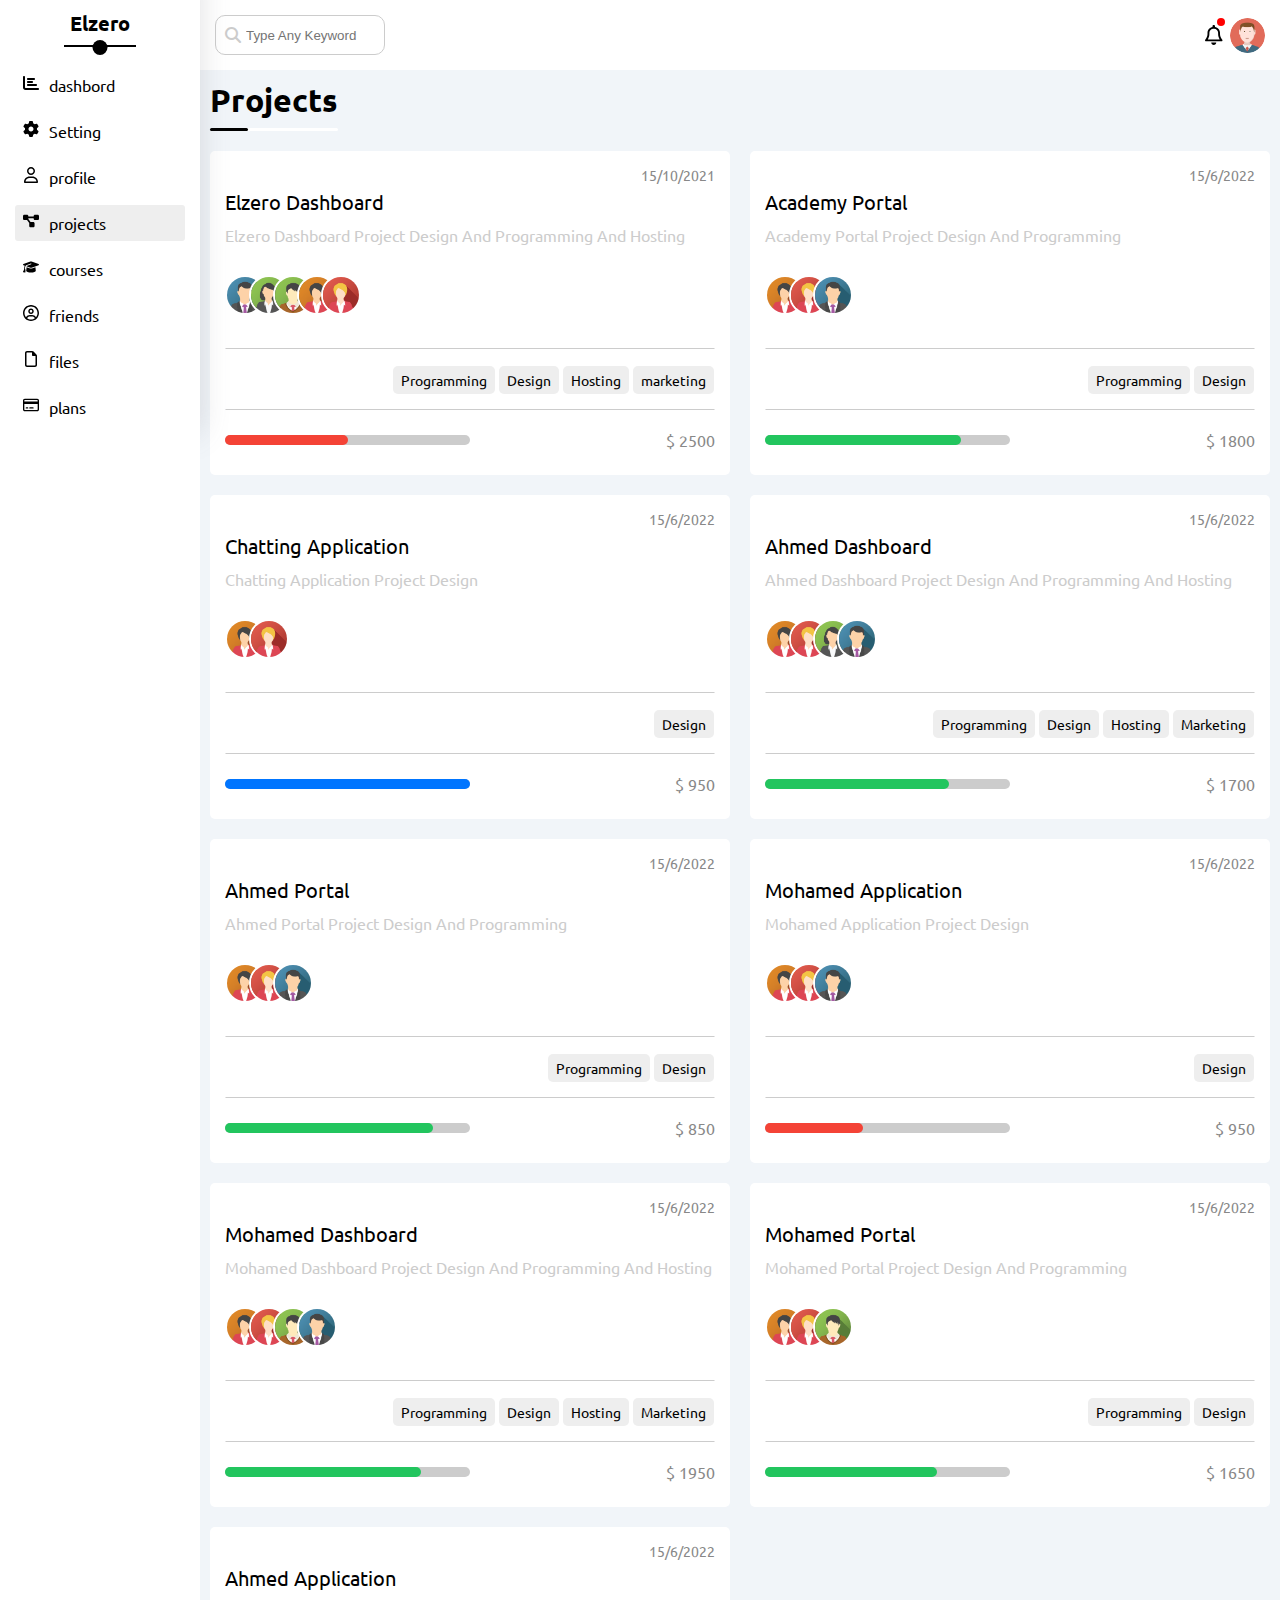
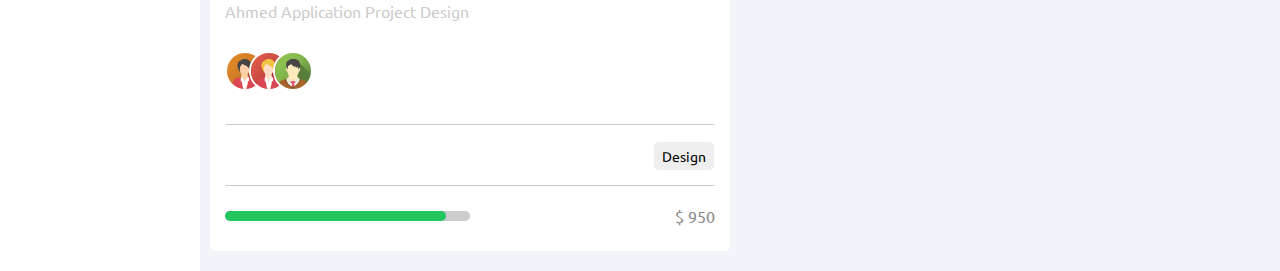
<file: menu/projects.html>
<!DOCTYPE html>
<html lang="en">
  <head>
    <meta charset="UTF-8" />
    <meta http-equiv="X-UA-Compatible" content="IE=edge" />
    <meta name="viewport" content="width=device-width, initial-scale=1.0" />

    <link rel="preconnect" href="https://fonts.googleapis.com" />
    <link rel="preconnect" href="https://fonts.gstatic.com" crossorigin />
    <link
      href="https://fonts.googleapis.com/css2?family=Ubuntu:wght@400;700&display=swap"
      rel="stylesheet"
    />

    <link rel="stylesheet" href="../css/all.min.css" />
    <link rel="stylesheet" href="../css/framWork.css" />
    <link rel="stylesheet" href="../css/style.css" />

    <title>projects</title>
  </head>
  <body>
    <div class="parent">
      <!-- Start Back To Top Button -->
      <button class="back-to-top">
        <i class="fa fa-arrow-up"></i>
      </button>
      <!-- End Back To Top Button -->
      <!-- Start Menu -->
      <div class="menu">
        <div class="logo">
          <a class="brand" href="../index.html">Elzero</a>
        </div>
        <ul class="menu-links">
          <li>
            <a href="../index.html">
              <i class="fa fa-bar-chart"></i>
              <span>dashbord</span>
            </a>
          </li>
          <li>
            <a href="./settings.html">
              <i class="fa fa-gear"></i>
              <span>Setting</span>
            </a>
          </li>
          <li>
            <a href="./profile.html">
              <i class="fa-regular fa-user"></i>
              <span>profile</span>
            </a>
          </li>
          <li>
            <a class="active" href="./projects.html">
              <i class="fa-solid fa-diagram-project"></i>
              <span>projects</span>
            </a>
          </li>
          <li>
            <a href="./courses.html">
              <i class="fa-solid fa-graduation-cap"></i>
              <span>courses</span>
            </a>
          </li>
          <li>
            <a href="./friends.html">
              <i class="fa-regular fa-circle-user"></i>
              <span>friends</span>
            </a>
          </li>
          <li>
            <a href="./files.html">
              <i class="fa-regular fa-file"></i>
              <span>files</span>
            </a>
          </li>
          <li>
            <a href="./plans.html">
              <i class="fa-regular fa-credit-card"></i>
              <span>plans</span>
            </a>
          </li>
        </ul>
      </div>
      <!-- End Menu -->
      <!-- Start Right Section -->
      <div class="right-section">
        <!-- Start Nav -->
        <nav>
          <div class="form">
            <input type="text" placeholder="Type Any Keyword" />
          </div>
          <div class="icons">
            <i class="fa-regular fa-bell"></i>
            <img src="../images/avatar.png" alt="avatar" />
          </div>
        </nav>
        <!-- End Nav -->
        <!-- Start Projects -->
        <div class="container">
          <!-- Start Main Title -->
          <div class="main-title">
            <h1 class="main-title">projects</h1>
          </div>
          <!-- End Main Title -->
          <!-- Start Content -->
          <div class="page-projects wrapper">
            <div class="project-box">
              <span class="date">15/10/2021</span>
              <div class="text">
                <p class="title">Elzero Dashboard</p>
                <p class="desc">
                  Elzero Dashboard Project Design And Programming And Hosting
                </p>
              </div>
              <div class="images">
                <a href="./projects.html">
                  <img src="../images/team-01.png" />
                </a>
                <a href="./projects.html">
                  <img src="../images/team-02.png" />
                </a>
                <a href="./projects.html">
                  <img src="../images/team-03.png" />
                </a>
                <a href="./projects.html">
                  <img src="../images/team-04.png" />
                </a>
                <a href="./projects.html">
                  <img src="../images/team-05.png" />
                </a>
              </div>
              <div class="skills">
                <span>Programming</span>
                <span>Design</span>
                <span>Hosting</span>
                <span>marketing</span>
              </div>
              <div class="progress-value">
                <div class="progress red">
                  <span style="width: 50%"></span>
                </div>
                <p class="value"><span>$</span> 2500</p>
              </div>
            </div>

            <div class="project-box">
              <span class="date">15/6/2022</span>
              <div class="text">
                <p class="title">Academy Portal</p>
                <p class="desc">
                  Academy Portal Project Design And Programming
                </p>
              </div>
              <div class="images">
                <a href="./projects.html">
                  <img src="../images/team-04.png" />
                </a>
                <a href="./projects.html">
                  <img src="../images/team-05.png" />
                </a>
                <a href="./projects.html">
                  <img src="../images/team-01.png" />
                </a>
              </div>
              <div class="skills">
                <span>Programming</span>
                <span>Design</span>
              </div>
              <div class="progress-value">
                <div class="progress green">
                  <span style="width: 80%"></span>
                </div>
                <p class="value"><span>$</span> 1800</p>
              </div>
            </div>

            <div class="project-box">
              <span class="date">15/6/2022</span>
              <div class="text">
                <p class="title">Chatting Application</p>
                <p class="desc">Chatting Application Project Design</p>
              </div>
              <div class="images">
                <a href="./projects.html">
                  <img src="../images/team-04.png" />
                </a>
                <a href="./projects.html">
                  <img src="../images/team-05.png" />
                </a>
              </div>
              <div class="skills">
                <span>Design</span>
              </div>
              <div class="progress-value">
                <div class="progress blue">
                  <span style="width: 100%"></span>
                </div>
                <p class="value"><span>$</span> 950</p>
              </div>
            </div>

            <div class="project-box">
              <span class="date">15/6/2022</span>
              <div class="text">
                <p class="title">Ahmed Dashboard</p>
                <p class="desc">
                  Ahmed Dashboard Project Design And Programming And Hosting
                </p>
              </div>
              <div class="images">
                <a href="./projects.html">
                  <img src="../images/team-04.png" />
                </a>
                <a href="./projects.html">
                  <img src="../images/team-05.png" />
                </a>
                <a href="./projects.html">
                  <img src="../images/team-02.png" />
                </a>
                <a href="./projects.html">
                  <img src="../images/team-01.png" />
                </a>
              </div>
              <div class="skills">
                <span>Programming</span>
                <span>Design</span>
                <span>Hosting</span>
                <span>Marketing</span>
              </div>
              <div class="progress-value">
                <div class="progress green">
                  <span style="width: 75%"></span>
                </div>
                <p class="value"><span>$</span> 1700</p>
              </div>
            </div>

            <div class="project-box">
              <span class="date">15/6/2022</span>
              <div class="text">
                <p class="title">Ahmed Portal</p>
                <p class="desc">Ahmed Portal Project Design And Programming</p>
              </div>
              <div class="images">
                <a href="./projects.html">
                  <img src="../images/team-04.png" />
                </a>
                <a href="./projects.html">
                  <img src="../images/team-05.png" />
                </a>
                <a href="./projects.html">
                  <img src="../images/team-01.png" />
                </a>
              </div>
              <div class="skills">
                <span>Programming</span>
                <span>Design</span>
              </div>
              <div class="progress-value">
                <div class="progress green">
                  <span style="width: 85%"></span>
                </div>
                <p class="value"><span>$</span> 850</p>
              </div>
            </div>

            <div class="project-box">
              <span class="date">15/6/2022</span>
              <div class="text">
                <p class="title">Mohamed Application</p>
                <p class="desc">Mohamed Application Project Design</p>
              </div>
              <div class="images">
                <a href="./projects.html">
                  <img src="../images/team-04.png" />
                </a>
                <a href="./projects.html">
                  <img src="../images/team-05.png" />
                </a>
                <a href="./projects.html">
                  <img src="../images/team-01.png" />
                </a>
              </div>
              <div class="skills">
                <span>Design</span>
              </div>
              <div class="progress-value">
                <div class="progress red">
                  <span style="width: 40%"></span>
                </div>
                <p class="value"><span>$</span> 950</p>
              </div>
            </div>

            <div class="project-box">
              <span class="date">15/6/2022</span>
              <div class="text">
                <p class="title">Mohamed Dashboard</p>
                <p class="desc">
                  Mohamed Dashboard Project Design And Programming And Hosting
                </p>
              </div>
              <div class="images">
                <a href="./projects.html">
                  <img src="../images/team-04.png" />
                </a>
                <a href="./projects.html">
                  <img src="../images/team-05.png" />
                </a>
                <a href="./projects.html">
                  <img src="../images/team-03.png" />
                </a>
                <a href="./projects.html">
                  <img src="../images/team-01.png" />
                </a>
              </div>
              <div class="skills">
                <span>Programming</span>
                <span>Design</span>
                <span>Hosting</span>
                <span>Marketing</span>
              </div>
              <div class="progress-value">
                <div class="progress green">
                  <span style="width: 80%"></span>
                </div>
                <p class="value"><span>$</span> 1950</p>
              </div>
            </div>

            <div class="project-box">
              <span class="date">15/6/2022</span>
              <div class="text">
                <p class="title">Mohamed Portal</p>
                <p class="desc">
                  Mohamed Portal Project Design And Programming
                </p>
              </div>
              <div class="images">
                <a href="./projects.html">
                  <img src="../images/team-04.png" />
                </a>
                <a href="./projects.html">
                  <img src="../images/team-05.png" />
                </a>
                <a href="./projects.html">
                  <img src="../images/team-03.png" />
                </a>
              </div>
              <div class="skills">
                <span>Programming</span>
                <span>Design</span>
              </div>
              <div class="progress-value">
                <div class="progress green">
                  <span style="width: 70%"></span>
                </div>
                <p class="value"><span>$</span> 1650</p>
              </div>
            </div>

            <div class="project-box">
              <span class="date">15/6/2022</span>
              <div class="text">
                <p class="title">Ahmed Application</p>
                <p class="desc">Ahmed Application Project Design</p>
              </div>
              <div class="images">
                <a href="./projects.html">
                  <img src="../images/team-04.png" />
                </a>
                <a href="./projects.html">
                  <img src="../images/team-05.png" />
                </a>
                <a href="./projects.html">
                  <img src="../images/team-03.png" />
                </a>
              </div>
              <div class="skills">
                <span>Design</span>
              </div>
              <div class="progress-value">
                <div class="progress green">
                  <span style="width: 90%"></span>
                </div>
                <p class="value"><span>$</span> 950</p>
              </div>
            </div>
          </div>
          <!-- End Content -->
        </div>
        <!-- End Projects -->
      </div>
      <!-- End Right Section -->
    </div>

    <script src="../js/all.min.js"></script>
    <script src="../js/main.js"></script>
  </body>
</html>
</file>
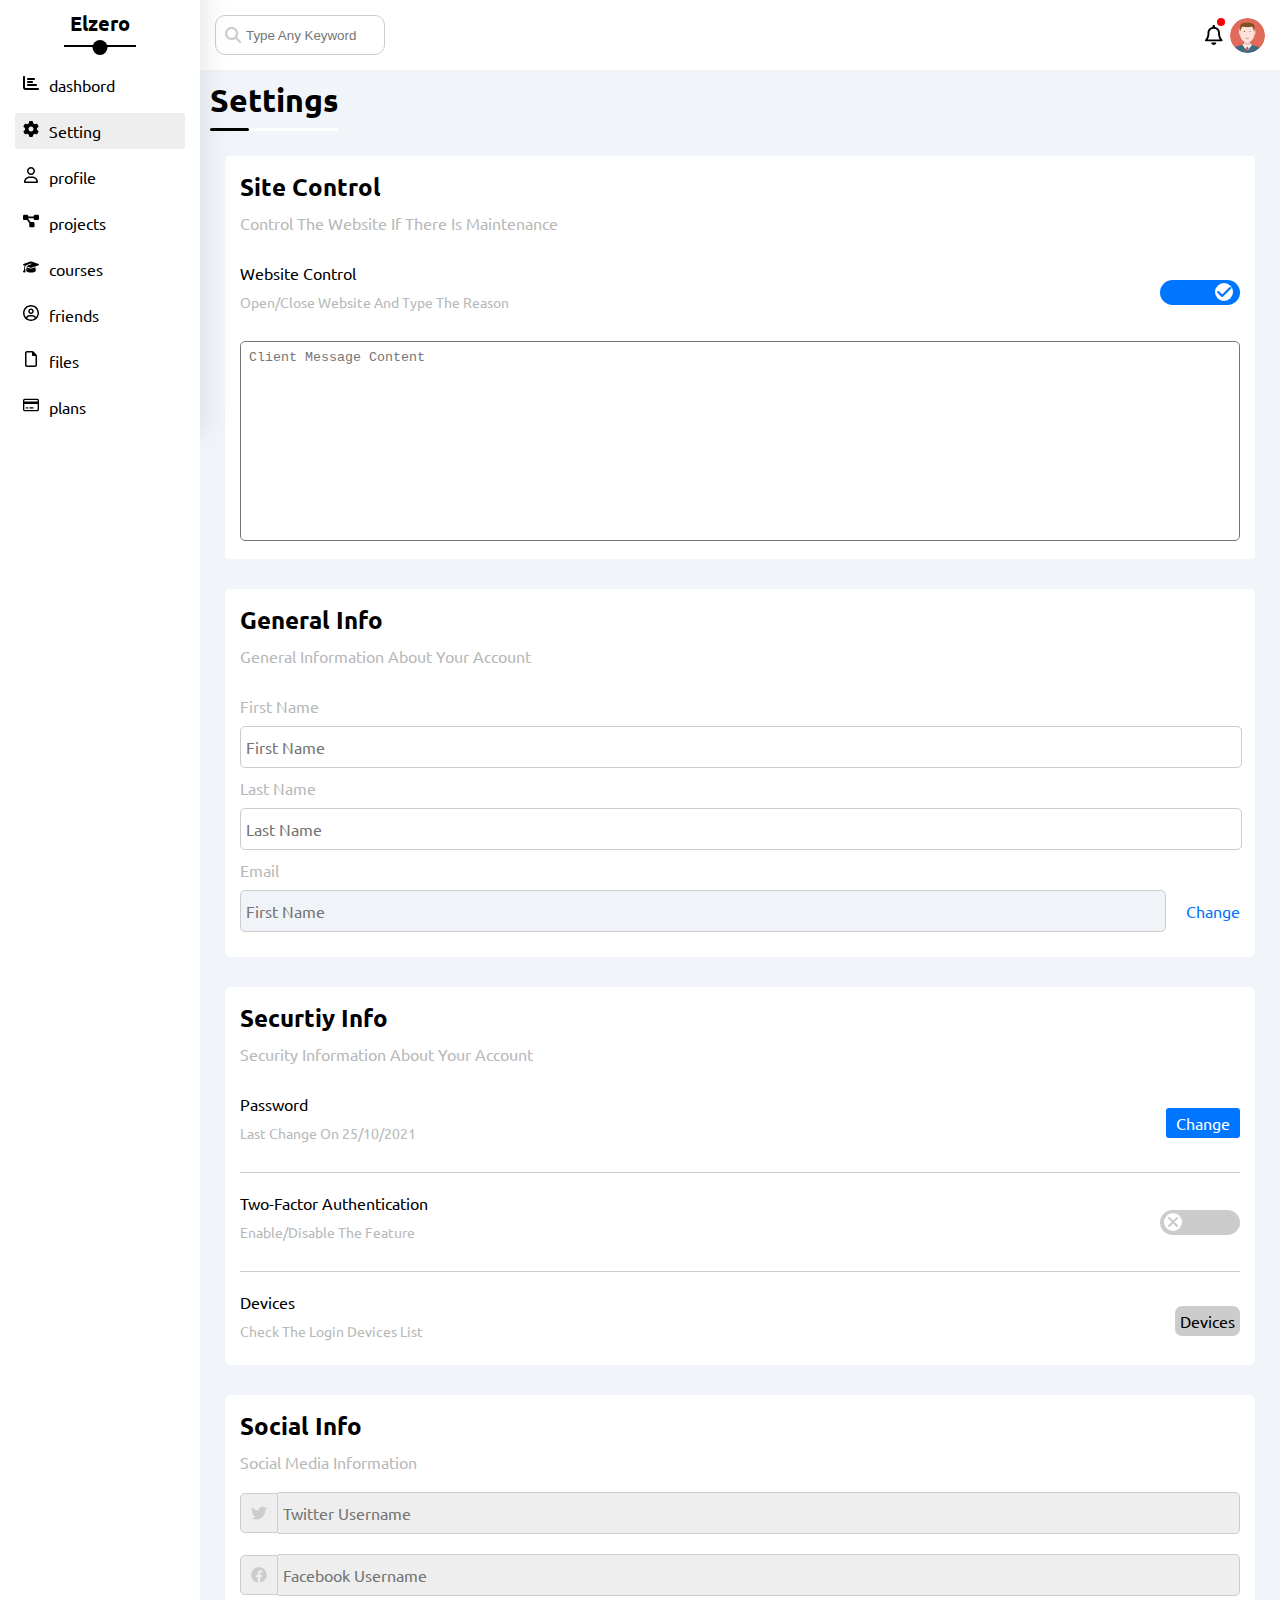
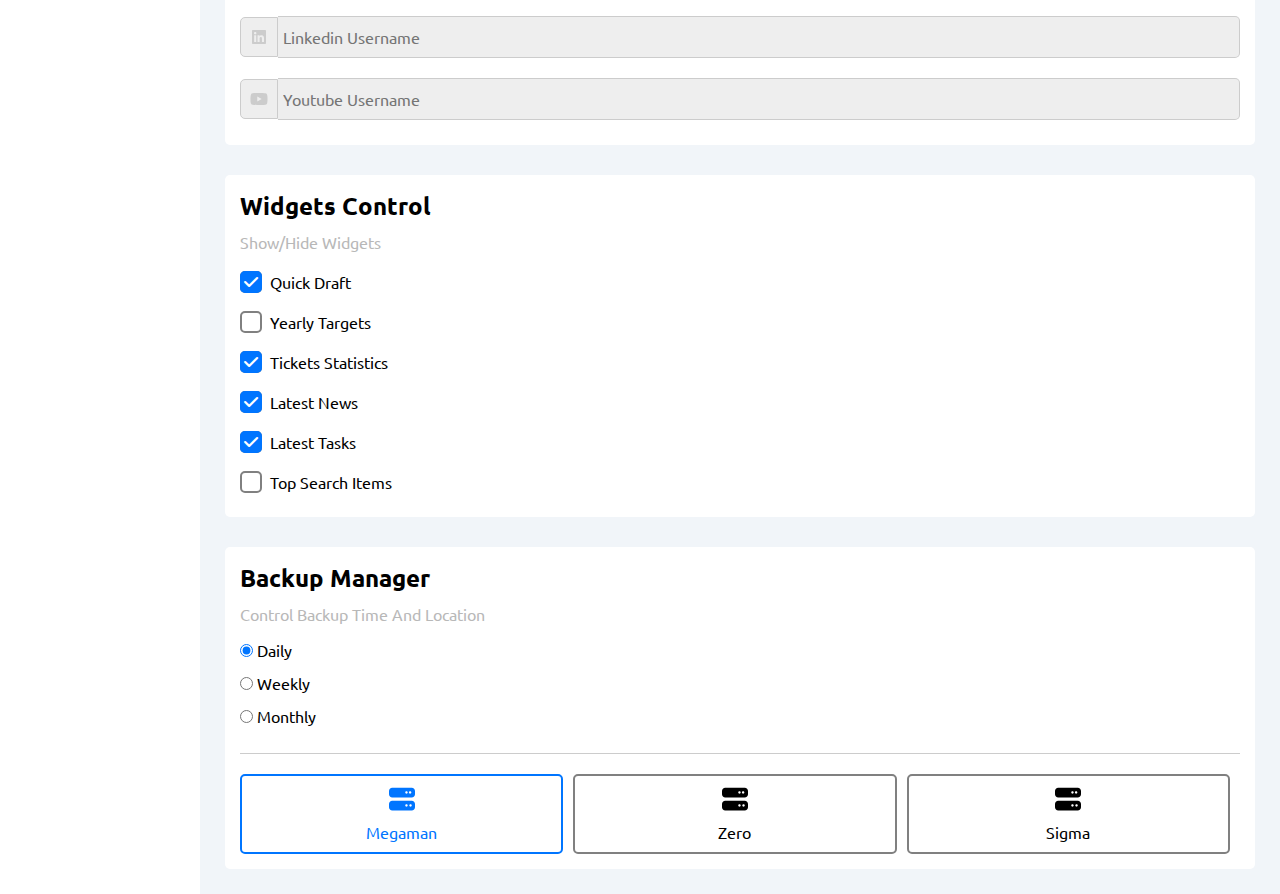
<file: menu/settings.html>
<!DOCTYPE html>
<html lang="en">
  <head>
    <meta charset="UTF-8" />
    <meta http-equiv="X-UA-Compatible" content="IE=edge" />
    <meta name="viewport" content="width=device-width, initial-scale=1.0" />

    <link rel="preconnect" href="https://fonts.googleapis.com" />
    <link rel="preconnect" href="https://fonts.gstatic.com" crossorigin />
    <link
      href="https://fonts.googleapis.com/css2?family=Ubuntu:wght@400;700&display=swap"
      rel="stylesheet"
    />

    <link rel="stylesheet" href="../css/all.min.css" />
    <link rel="stylesheet" href="../css/framWork.css" />
    <link rel="stylesheet" href="../css/style.css" />

    <title>Settings</title>
  </head>
  <body>
    <div class="parent">
      <!-- Start Back To Top Button -->
      <button class="back-to-top">
        <i class="fa fa-arrow-up"></i>
      </button>
      <!-- End Back To Top Button -->
      <!-- Start Menu -->
      <div class="menu">
        <div class="logo">
          <a class="brand" href="../index.html">Elzero</a>
        </div>
        <ul class="menu-links">
          <li>
            <a href="../index.html">
              <i class="fa fa-bar-chart"></i>
              <span>dashbord</span>
            </a>
          </li>
          <li>
            <a class="active" href="./settings.html">
              <i class="fa fa-gear"></i>
              <span>Setting</span>
            </a>
          </li>
          <li>
            <a href="./profile.html">
              <i class="fa-regular fa-user"></i>
              <span>profile</span>
            </a>
          </li>
          <li>
            <a href="./projects.html">
              <i class="fa-solid fa-diagram-project"></i>
              <span>projects</span>
            </a>
          </li>
          <li>
            <a href="./courses.html">
              <i class="fa-solid fa-graduation-cap"></i>
              <span>courses</span>
            </a>
          </li>
          <li>
            <a href="./friends.html">
              <i class="fa-regular fa-circle-user"></i>
              <span>friends</span>
            </a>
          </li>
          <li>
            <a href="./file.html">
              <i class="fa-regular fa-file"></i>
              <span>files</span>
            </a>
          </li>
          <li>
            <a href="./plans.html">
              <i class="fa-regular fa-credit-card"></i>
              <span>plans</span>
            </a>
          </li>
        </ul>
      </div>
      <!-- End Menu -->

      <!-- Start Right Section -->
      <div class="right-section">
        <!-- Start Nav -->
        <nav>
          <div class="form">
            <input type="text" placeholder="Type Any Keyword" />
          </div>
          <div class="icons">
            <i class="fa-regular fa-bell"></i>
            <img src="../images/avatar.png" alt="avatar" />
          </div>
        </nav>
        <!-- End Nav -->

        <!-- Start Settings -->
        <div class="container">
          <!-- Start Main Title -->
          <div class="main-title">
            <h1 class="main-title">settings</h1>
          </div>
          <!-- End Main Title -->

          <!-- Start Content -->
          <div class="settings wrapper grid-main">
            <!-- Start Site Control -->
            <div class="site-control">
              <div class="text mb-10">
                <p class="wrapper-title">Site Control</p>
                <p class="wrapper-desc">
                  Control The Website If There Is Maintenance
                </p>
              </div>
              <div class="box d-flex justify-content-b align-items-c">
                <div class="box-text">
                  <p>Website Control</p>
                  <p class="wrapper-desc-sm">
                    Open/Close Website And Type The Reason
                  </p>
                </div>
                <label class="d-flex justify-content-c align-items-c">
                  <input class="checkbox-toggle" type="checkbox" checked />
                  <div class="switch-toggle"></div>
                </label>
              </div>
              <div class="textarea mt-10">
                <textarea placeholder="Client Message Content"></textarea>
              </div>
            </div>
            <!-- End Site Control -->
            <!-- Start General Info -->
            <div class="general-info">
              <div class="text">
                <p class="wrapper-title">General Info</p>
                <p class="wrapper-desc">
                  General Information About Your Account
                </p>
              </div>
              <form class="mt-10">
                <label class="wrapper-desc" for="first">First Name</label>
                <input
                  class="form-control"
                  type="text"
                  id="first"
                  placeholder="First Name"
                />
                <label class="wrapper-desc" for="last">Last Name</label>
                <input
                  class="form-control"
                  type="text"
                  id="last"
                  placeholder="Last Name"
                />
                <label class="wrapper-desc" for="email">Email</label>
                <div class="email d-flex align-items-c">
                  <input
                    class="form-control"
                    type="text"
                    id="email"
                    placeholder="First Name"
                    disabled
                  />
                  <span style="cursor: pointer" class="ml-10 color-blue"
                    >Change</span
                  >
                </div>
              </form>
            </div>
            <!-- End General Info -->
            <!-- Start Security Info -->
            <div class="security-info">
              <div class="text">
                <p class="wrapper-title">Securtiy Info</p>
                <p class="wrapper-desc">
                  Security Information About Your Account
                </p>
                <div class="mt-10">
                  <div class="password d-flex justify-content-b align-items-c">
                    <div class="text">
                      <p>Password</p>
                      <p class="wrapper-desc-sm">Last Change On 25/10/2021</p>
                    </div>
                    <button class="btn">Change</button>
                  </div>
                  <div
                    class="two-factor border-y border-ccc my-10 py-10 d-flex justify-content-b align-items-c"
                  >
                    <div class="text">
                      <p>Two-Factor Authentication</p>
                      <p class="wrapper-desc-sm">Enable/Disable The Feature</p>
                    </div>
                    <label class="d-flex justify-content-b align-items-c">
                      <input class="checkbox-toggle" type="checkbox" />
                      <div class="switch-toggle"></div>
                    </label>
                  </div>
                  <div class="devices d-flex justify-content-b align-items-c">
                    <div class="tex">
                      <p>Devices</p>
                      <p class="wrapper-desc-sm">
                        Check The Login Devices List
                      </p>
                    </div>
                    <span style="padding: 5px" class="bg-ccc rounded"
                      >Devices</span
                    >
                  </div>
                </div>
              </div>
            </div>
            <!-- End Security Info -->
            <!-- Start Social Info -->
            <div class="social-info">
              <div class="text">
                <p class="wrapper-title">Social Info</p>
                <p class="wrapper-desc">Social Media Information</p>
              </div>
              <div class="form">
                <div class="twitter box">
                  <span>
                    <i class="fa-brands fa-twitter"></i>
                  </span>
                  <input
                    class="form-control"
                    placeholder="Twitter Username"
                    type="text"
                  />
                </div>
                <div class="facebook box">
                  <span>
                    <i class="fa-brands fa-facebook"></i>
                  </span>
                  <input
                    class="form-control"
                    placeholder="Facebook Username"
                    type="text"
                  />
                </div>
                <div class="linkedin box">
                  <span>
                    <i class="fa-brands fa-linkedin"></i>
                  </span>
                  <input
                    class="form-control"
                    placeholder="Linkedin Username"
                    type="text"
                  />
                </div>
                <div class="youtube box">
                  <span>
                    <i class="fa-brands fa-youtube"></i>
                  </span>
                  <input
                    class="form-control"
                    placeholder="Youtube Username"
                    type="text"
                  />
                </div>
              </div>
            </div>
            <!-- End Social Info -->
            <!-- Start Widgets Control -->
            <div class="widgets-control">
              <div class="text">
                <p class="wrapper-title">Widgets Control</p>
                <p class="wrapper-desc">Show/Hide Widgets</p>
              </div>

              <div class="controls">
                <div class="box">
                  <input type="checkbox" id="one" checked />
                  <label for="one">Quick Draft</label>
                </div>
                <div class="box">
                  <input type="checkbox" id="two" />
                  <label for="two">Yearly Targets</label>
                </div>
                <div class="box">
                  <input type="checkbox" id="three" checked />
                  <label for="three">Tickets Statistics</label>
                </div>
                <div class="box">
                  <input type="checkbox" id="four" checked />
                  <label for="four">Latest News</label>
                </div>
                <div class="box">
                  <input type="checkbox" id="five" checked />
                  <label for="five">Latest Tasks</label>
                </div>
                <div class="box">
                  <input type="checkbox" id="six" />
                  <label for="six">Top Search Items</label>
                </div>
              </div>
            </div>
            <!-- End Widgets Control -->
            <!-- Start Backup Manager -->
            <div class="backup-manger">
              <div class="tex">
                <p class="wrapper-title">Backup Manager</p>
                <p class="wrapper-desc">Control Backup Time And Location</p>
              </div>

              <div class="date">
                <div class="box">
                  <input id="daily" type="radio" name="backup-manger" checked />
                  <label for="daily">Daily</label>
                </div>
                <div class="box">
                  <input id="wekeely" type="radio" name="backup-manger" />
                  <label for="wekeely">Weekly</label>
                </div>
                <div class="box">
                  <input id="monthly" type="radio" name="backup-manger" />
                  <label for="monthly">Monthly</label>
                </div>
              </div>

              <div
                class="servers d-flex justify-content-b align-items-c border-top border-ccc mt-10 f-m-c"
              >
                <div class="box">
                  <input id="megaman" type="radio" name="server" checked />
                  <label for="megaman">
                    <i class="fa fa-server"></i>
                    Megaman
                  </label>
                </div>
                <div class="box">
                  <input id="zero" type="radio" name="server" />
                  <label for="zero">
                    <i class="fa fa-server"></i>
                    Zero
                  </label>
                </div>
                <div class="box">
                  <input id="sigma" type="radio" name="server" />
                  <label for="sigma">
                    <i class="fa fa-server"></i>
                    Sigma
                  </label>
                </div>
              </div>
            </div>
            <!-- End Backup Manager -->
          </div>
          <!-- End Content -->
        </div>
        <!-- End Settings -->
      </div>
      <!-- End Right Section -->
    </div>

    <script src="../js/all.min.js"></script>
    <script src="../js/main.js"></script>
  </body>
</html>
</file>
<file: css/framWork.css>
:root {
  --p-20: 40px;
  --p-10: 20px;
  --rounded: 7px;
  --rounded-circle: 50%;
  --main-border: solid 1px #333;
  --eee: #eee;
  --ccc: #ccc;
  --blue: #0075ff;
  --alt-blue: #0d69d5;
  --orange-color: #f59e0b;
  --green-color: #22c55e;
  --red-color: #f44336;
}

.p-20 {
  padding: var(--p-20);
}
.px-20 {
  padding: 0 var(--p-20);
}
.py-20 {
  padding: var(--p-20) 0;
}
.pb-20 {
  padding-bottom: var(--p-20);
}
.pt-20 {
  padding-top: var(--p-20);
}
.pl-20 {
  padding-left: var(--p-20);
}
.pr-20 {
  padding-right: var(--p-20);
}

.p-10 {
  padding: var(--p-10);
}
.px-10 {
  padding: 0 var(--p-10);
}
.py-10 {
  padding: var(--p-10) 0;
}
.pb-10 {
  padding-bottom: var(--p-10);
}
.pt-10 {
  padding-top: var(--p-10);
}
.pl-10 {
  padding-left: var(--p-10);
}
.pr-10 {
  padding-right: var(--p-10);
}

.m-20 {
  margin: var(--p-20);
}
.my-20 {
  margin: var(--p-20);
}
.mx-20 {
  margin: 0 var(--p-20);
}
.mb-20 {
  margin-bottom: var(--p-20);
}
.mt-20 {
  margin-top: var(--p-20);
}
.ml-20 {
  margin-left: var(--p-20);
}
.mr-20 {
  margin-right: var(--p-20);
}

.m-10 {
  margin: var(--p-10);
}
.my-10 {
  margin: var(--p-10) 0;
}
.mx-10 {
  margin: 0 var(--p-10);
}
.mb-10 {
  margin-bottom: var(--p-10);
}
.mt-10 {
  margin-top: var(--p-10);
}
.ml-10 {
  margin-left: var(--p-10);
}
.mr-10 {
  margin-right: var(--p-10);
}

.unstyle-list {
  list-style: none;
}

.text-center {
  text-align: center;
}
.text-right {
  text-align: right;
}
.text-left {
  text-align: left;
}

/* Felx */
.d-flex {
  display: flex;
}

.justify-content-b {
  justify-content: space-between;
}
.justify-content-c {
  justify-content: center;
}

.align-items-c {
  align-items: center;
}

.f-c {
  flex-direction: column;
}
@media (max-width: 768px) {
  .f-m-c {
    flex-direction: column;
  }
}
.flex-wrap {
  flex-wrap: wrap;
}
.flex-1 {
  flex: 1;
}
/* Flex */
/* Start Grid */
.grid-main {
  display: grid;
  grid-template-columns: repeat(auto-fill, minmax(550px, 1fr));
}
.grid-main > div {
  --margin: 15px;
  margin: 0 var(--margin) var(--margin) var(--margin);
  background-color: white;
}
/* End Grid */

/* Start Font */

.fw-b {
  font-weight: bold;
}
/* End Font */

/* Start Colors */

.color-ccc {
  color: var(--ccc);
}
.color-blue {
  color: var(--blue);
}
.color-red {
  color: var(--red-color);
}
.color-orange {
  color: var(--orange-color);
}
.color-green {
  color: var(--green-color);
}
.bg-eee {
  background-color: var(--eee);
}
.bg-ccc {
  background-color: var(--ccc);
}

.bg-white {
  background-color: white;
}
.bg-blue {
  background-color: var(--blue) !important;
}
.bg-orange {
  background-color: var(--orange-color) !important;
}
.bg-green {
  background-color: var(--green-color) !important;
}
/* End Colors */

/* Border */
.rounded {
  border-radius: var(--rounded) !important;
}

.rounded-circle {
  border-radius: var(--rounded-circle) !important;
}

.border {
  border: var(--main-border);
}
.border-y {
  border-top: var(--main-border);
  border-bottom: var(--main-border);
}
.border-x {
  border-left: var(--main-border);
  border-right: var(--main-border);
}
.border-top {
  border-top: var(--main-border);
}
.border-left {
  border-left: var(--main-border);
}
.border-right {
  border-right: var(--main-border);
}
.border-bottom {
  border-bottom: var(--main-border);
}

.border-w-3 {
  border-width: 3px !important;
}

.border-white {
  border-color: white !important;
}
.border-blue {
  border-color: var(--blue) !important;
}
.border-red {
  border-color: var(--red-color) !important;
}
.border-orange {
  border-color: var(--orange-color) !important;
}
.border-green {
  border-color: var(--green-color) !important;
}
.border-eee {
  border-color: var(--eee) !important;
}
.border-ccc {
  border-color: var(--ccc) !important;
}

.small-avatar {
  --size: 40px;
  width: var(--size);
  height: var(--size);
}

.middle-avatar {
  --size: 55px;
  width: var(--size);
  height: var(--size);
}

.big-avatar {
  --size: 65px;
  width: var(--size);
  height: var(--size);
}

.overflow-h {
  overflow: hidden;
}

/* Start Position */
.relative {
  position: relative;
}

.absolute {
  position: absolute;
}

/* End Position */

.w-100 {
  width: 100%;
}

/* Start buttons */
.btn,
.btn-red {
  all: unset;
  background-color: var(--blue);
  color: white;
  cursor: pointer;
  padding: 5px 10px;
  border-radius: 3px;
}
.btn:hover {
  background-color: var(--alt-blue);
}
.btn-red {
  background-color: red !important;
}
.btn-red:hover {
  background-color: rgba(255, 0, 0, 0.945) !important;
}
/* End buttons */
.wrapper > div {
  padding: 15px;
  margin: 15px;
  border-radius: 5px;
  background-color: white;
}

.wrapper-title {
  font-size: 1.5rem;
  font-weight: bold;
  text-transform: capitalize;
}
.wrapper-title-sm {
  font-size: 1rem;
  font-weight: bold;
  text-transform: capitalize;
}
.wrapper-desc {
  padding: 10px 0;
  text-transform: capitalize;
  color: rgb(184, 184, 184);
}
.wrapper-desc-sm {
  padding: 10px 0;
  font-size: 14px;
  text-transform: capitalize;
  color: rgb(184, 184, 184);
}

.form-control {
  all: unset;
  display: block;
  border: solid 1px var(--ccc);
  border-radius: 5px;
  padding: 10px 5px;
  margin: 10px 0;
  width: calc(100% - 10px);
  /* 10px For Removing Padding From Width */
  transition: 0.3s;
}
.form-control:disabled {
  background-color: #f0f4f8;
  color: #bbb;
  cursor: no-drop;
}
.checkbox-toggle {
  appearance: none;
}
.switch-toggle {
  width: 80px;
  height: 25px;
  border-radius: 15px;
  background-color: var(--ccc);
  position: relative;
  cursor: pointer;
  transition: 0.3s;
}
.switch-toggle::before {
  content: "\f00d";
  font-family: var(--fa-style-family-classic);
  font-weight: 900;
  position: absolute;
  top: 50%;
  left: 4px;
  background-color: white;
  color: var(--ccc);
  transform: translateY(-50%);
  border-radius: 50%;
  width: 18px;
  height: 18px;
  display: flex;
  justify-content: center;
  align-items: center;
  transition: 0.3s;
}
.checkbox-toggle:checked + .switch-toggle {
  background-color: var(--blue);
}
.checkbox-toggle:checked + .switch-toggle::before {
  content: "\f00c";
  color: var(--blue);
  left: 55px;
}

simple-info {
  background-color: #eee;
  padding: 5px 8px;
  border-radius: 5px;
  width: fit-content;
  font-size: 14px;
}
</file>
<file: css/style.css>
:root {
  --blue: #0075ff;
  --alt-blue: #0d69d5;
  --orange-color: #f59e0b;
  --green-color: #22c55e;
  --red-color: #f44336;
  --gray-color: #888;
  --ccc: #ccc;
  --eee: #eee;
  --info-padding: 5px 8px;
  --info-border-radius: 5px;
  --info-font-size: 14px;
  --info-background: #eee;
}

/* Start Global Properties */
html {
  scroll-behavior: smooth;
}
a {
  text-decoration: none;
}
::-webkit-scrollbar {
  width: 13px;
}
::-webkit-scrollbar-track {
  background-color: white;
}
::-webkit-scrollbar-thumb {
  background-color: var(--blue);
}
::-webkit-scrollbar-thumb:hover {
  background-color: var(--alt-blue);
}

body {
  font-family: "Ubuntu", sans-serif;
}
* {
  box-sizing: border-box;
  padding: 0;
  margin: 0;
}

*:focus {
  outline: none;
}
/* Start parent */
.parent {
  display: flex;
  position: relative;
  height: 100%;
}
.right-section {
  flex: 1;
  overflow: hidden;
}
/* End parent  */
/* Start Back To Top Button */
.back-to-top {
  all: unset;
  position: fixed;
  transition: 0.3s;
  bottom: 20px;
  right: -40px;
  padding: 7px 10px;
  color: white;
  cursor: pointer;
  background-color: var(--blue);
  z-index: 9999999999;
}
.back-to-top:hover {
  background-color: var(--alt-blue);
}
/* End Back To Top Button */
/* Start Container */
.container {
  padding: 10px;
  background-color: #f1f5f9;
}
/* End Container */

/* Start Main Title */
.parent .right-section .main-title {
  padding-bottom: 10px;
}
.parent .right-section .main-title h1 {
  width: fit-content;
  position: relative;
  text-transform: capitalize;
}
.parent .right-section .main-title h1::before {
  content: "";
  position: absolute;
  left: 0;
  bottom: 0;
  width: 100%;
  height: 3px;
  border-radius: 3px;
  background-color: white;
}
.parent .right-section .main-title h1::after {
  content: "";
  position: absolute;
  left: 0;
  bottom: 0;
  height: 3px;
  border-radius: 3px;
  width: 30%;
  background-color: black;
  transition: 1s ease-in-out;
}
.parent .right-section .main-title h1:hover::after {
  width: 100%;
}
/* Start Main Title */
/* Start Menu */
.menu {
  width: 200px;
  height: 100%;
  background-color: white;
  z-index: 1;
  box-shadow: rgb(100 100 111 / 20%) 0px -32px 29px 0px;
  padding: 10px;
}
@media (max-width: 768px) {
  .menu {
    width: 60px;
  }
}
/* Start Logo */
.menu .logo .brand {
  font-size: 20px;
  font-weight: bold;
  position: relative;
  cursor: pointer;
  text-align: center;
  text-decoration: none;
  display: block;
  color: black;
}
.menu .logo .brand::before {
  content: "";
  position: absolute;
  bottom: -10px;
  left: 50%;
  transform: translateX(-50%);
  width: 40%;
  height: 2px;
  background-color: black;
  transition: 0.3s;
}
.menu .logo .brand:hover::before {
  width: 60%;
}
.menu .logo .brand::after {
  content: "";
  position: absolute;
  bottom: calc((10px + (15px / 2)) * -1);
  left: 50%;
  transform: translateX(-50%);
  width: 15px;
  height: 15px;
  border-radius: 50%;
  background-color: black;
}
@media (max-width: 768px) {
  .menu .logo .brand {
    font-size: 12px;
  }
  .menu .logo .brand::before,
  .menu .logo .brand::after {
    display: none;
  }
}
/* End Logo */

/* Start menu Links */
.menu-links {
  list-style: none;
  margin: 30px 5px;
}
@media (max-width: 768px) {
  .menu-links {
    margin-top: 10px;
  }
}
.menu-links svg {
  width: 16px;
  height: 16px;
  margin-right: 10px;
}
.menu-links a {
  text-decoration: none;
  color: black;
  display: block;
  margin: 10px 0;
  padding: 8px;
  border-radius: 3px;
  text-align: left;
  display: flex;
}
@media (max-width: 768px) {
  .menu-links a span {
    display: none;
  }
}
.menu-links a.active {
  background-color: #eee;
}
.menu-links a:hover:not(.active) {
  background-color: rgba(238, 238, 238, 0.644);
}
/* End menu Links */
/* End Menu */

/* Start Nav */
nav {
  display: flex;
  justify-content: space-between;
  align-items: center;
  background-color: white;
  padding: 15px;
}
nav .form {
  position: relative;
}
nav .form::before {
  content: "\f002";
  font-family: var(--fa-style-family-classic);
  font-weight: 900;
  position: absolute;
  left: 10px;
  top: 50%;
  transform: translateY(-50%);
  color: var(--ccc);
}
nav .form input {
  width: 170px;
  height: 40px;
  border-radius: 10px;
  border: solid 1px var(--ccc);
  padding: 5px;
  padding-left: 30px;
  display: block;
  transition: 0.3s;
}
nav .form input:focus {
  width: 200px;
  outline: none;
}

nav .icons {
  display: flex;
  justify-content: space-between;
  align-items: center;
  width: 60px;
  position: relative;
}
nav .icons svg {
  font-size: 20px;
  cursor: pointer;
}
nav .icons::before {
  --size: 8px;
  content: "";
  position: absolute;
  left: 20%;
  top: 0;
  width: var(--size);
  height: var(--size);
  background-color: red;
  border-radius: 50%;
}
nav img {
  --size: 35px;
  width: var(--size);
  height: var(--size);
  border-radius: 50%;
  cursor: pointer;
}
/* End Nav */
/* End Global Properties */

/* Start Dashboard */
@media (max-width: 767px) {
  .dashboard {
    grid-template-columns: minmax(200px, 1fr);
    margin-left: 10px;
    margin-right: 10px;
    gap: 10px;
  }
}
/* Start Welcome */
.dashboard .welcome {
  padding: 0;
}
/* @media (max-width: 768px) {
  .dashboard .welcome {
    text-align: center;
  }
} */
.dashboard .welcome .intro img {
  width: 200px;
}
@media (max-width: 768px) {
  .dashboard .welcome .intro img {
    display: none;
  }
}
.dashboard .welcome .bottom {
  padding: 50px 20px;
}
.dashboard .welcome .bottom img {
  top: calc((65px / 2) * -1);
  left: 20px;
}
@media (max-width: 768px) {
  .dashboard .welcome .bottom img {
    left: 50%;
    transform: translateX(-50%);
  }
}
.dashboard .welcome .bottom .text .desc {
  padding: 10px 0;
  color: var(--ccc);
}
@media (max-width: 768px) {
  .dashboard .welcome .bottom .text {
    flex-direction: column;
  }
  .dashboard .welcome .button-holder {
    text-align: center;
  }
}
/* End Welcome */
/* Start Quick Draft */
.quick-draft .form input,
.quick-draft .form textarea {
  display: block;
  width: 100% !important;
  margin: 15px 0;
  border: none;
  background-color: var(--eee);
  border-radius: 5px;
  padding: 15px;
  resize: none;
}
.quick-draft .form input:focus,
.quick-draft .form textarea:focus {
  outline: none;
}
.quick-draft .form textarea {
  height: 200px !important;
}
/* End Quick Draft */
/* Start yearly targets */
.yearly-targets .progress .prog {
  margin: 20px 0;
  display: flex;
  align-items: center;
}
.yearly-targets .progress .icon {
  --size: 85px;
  margin-right: 10px;
  height: var(--size);
  width: var(--size);
  display: flex;
  justify-content: center;
  align-items: center;
}
.yearly-targets .progress .icon svg {
  font-size: 25px;
}
.yearly-targets .progress .details {
  flex: 1;
}
.yearly-targets .progress .details .prog-line {
  margin: 10px 0;
  width: 100%;
  height: 5px;
}
.yearly-targets .progress .details .prog-line .line {
  position: relative;
  height: 100%;
}
.yearly-targets .progress .details .prog-line .line span {
  position: absolute;
  width: 40px;
  right: -20px;
  top: -40px;
  color: white;
  padding: 5px;
  border-radius: 5px;
}
.yearly-targets .progress .details .prog-line .line::after {
  content: "";
  position: absolute;
  top: -15px;
  right: -10px;
  border: solid 10px;
}

/* Start Money progress */
.yearly-targets .progress .prog.money {
  --money-color: var(--blue);
  --money-alt-color: #0077ff8a;
}
.yearly-targets .progress .prog.money .icon {
  background-color: var(--money-alt-color);
}
.yearly-targets .progress .prog.money .icon svg {
  color: var(--money-color);
}
.yearly-targets .progress .prog.money .prog-line {
  background-color: var(--money-alt-color);
}
.yearly-targets .progress .prog.money .details .prog-line .line {
  background-color: var(--money-color);
}
.yearly-targets .progress .prog.money .details .prog-line .line span {
  background-color: inherit;
}
.yearly-targets .progress .prog.money .details .prog-line .line::after {
  border-color: var(--money-color) transparent transparent transparent;
}
/* End Money progress */

/* Start Projects progress */
.yearly-targets .progress .prog.projects {
  --projects-color: var(--orange-color);
  --projects-alt-color: #f59f0b8e;
}
.yearly-targets .progress .prog.projects .icon {
  background-color: var(--projects-alt-color);
}
.yearly-targets .progress .prog.projects .icon svg {
  color: var(--projects-color);
}
.yearly-targets .progress .prog.projects .prog-line {
  background-color: var(--projects-alt-color);
}
.yearly-targets .progress .prog.projects .details .prog-line .line {
  background-color: var(--projects-color);
}
.yearly-targets .progress .prog.projects .details .prog-line .line span {
  background-color: inherit;
}
.yearly-targets .progress .prog.projects .details .prog-line .line::after {
  border-color: var(--projects-color) transparent transparent transparent;
}
/* End Projects progress */

/* Start Team progress */
.yearly-targets .progress .prog.team {
  --team-color: var(--green-color);
  --team-alt-color: #22c55e93;
}
.yearly-targets .progress .prog.team .icon {
  background-color: var(--team-alt-color);
}
.yearly-targets .progress .prog.team .icon svg {
  color: var(--team-color);
}
.yearly-targets .progress .prog.team .prog-line {
  background-color: var(--team-alt-color);
}
.yearly-targets .progress .prog.team .details .prog-line .line {
  background-color: var(--team-color);
}
.yearly-targets .progress .prog.team .details .prog-line .line span {
  background-color: inherit;
}
.yearly-targets .progress .prog.team .details .prog-line .line::after {
  border-color: var(--team-color) transparent transparent transparent;
}
/* End Team progress */
/* End yearly targets */
/* Start  Tickets Statistics*/
.tickets .details .box {
  width: calc(50% - 15px);
  margin: 10px 0;
  padding: 20px 0;
  border: solid 2px #eee;
  border-radius: 15px;
}
@media (max-width: 768px) {
  .tickets .details .box {
    width: 100%;
  }
}
.tickets .details .box .icon svg {
  font-size: 40px;
}
.tickets .details .box .box-text {
  margin-top: 10px;
}
.tickets .details .box .box-text .value {
  font-size: 1.5em;
}
/* Start Tickets Statistics */
/* Start Latest News */
.latest-news .details .box {
  display: flex;
  align-items: center;
  margin: 15px 0;
}
@media (max-width: 768px) {
  .latest-news .details .box,
  .latest-news .details .box .box-text {
    flex-direction: column;
    text-align: center;
  }
}
.latest-news .details .box .img img {
  width: 90px;
  border-radius: 5px;
}
.latest-news .details .box .box-text {
  padding: 0 10px;
  flex: 1;
  display: flex;
  justify-content: space-between;
  align-items: center;
}
.latest-news .details .box .box-text div {
  width: fit-content;
}
.latest-news .details .box .box-text span {
  background-color: var(--info-background);
  padding: var(--info-padding);
  border-radius: var(--info-border-radius);
  width: fit-content;
  font-size: var(--info-font-size);
}
/* End Latest News */
/* Start Latest Tasks */
.latest-taskes .details .box {
  margin: 10px 0;
  display: flex;
  justify-content: space-between;
  align-items: center;
}
.latest-taskes .details .box .icon svg {
  cursor: pointer;
  transition: 0.3s;
}
.latest-taskes .details .box .icon svg:hover {
  color: var(--red-color);
}
/* End Latest Tasks */
/* Start Top Search Items */
.top-search .details .box {
  display: flex;
  justify-content: space-between;
  align-items: center;
  padding: 20px 0;
  border-bottom: solid 1px var(--eee);
}
.top-search .details .box .search-count {
  background-color: var(--info-background);
  padding: var(--info-padding);
  border-radius: var(--info-border-radius);
  font-size: var(--info-font-size);
}
/* End Top Search Items */
/* Start Latest Uploads */
.latest-uploads .box {
  padding: 10px 0;
  display: flex;
  align-items: center;
}
.latest-uploads .box:not(:last-child) {
  border-bottom: solid 1px var(--eee);
}
.latest-uploads .box .icon {
  margin-right: 10px;
}
.latest-uploads .box .icon img {
  width: 45px;
}
.latest-uploads .box .box-text {
  flex: 1;
  display: flex;
  justify-content: space-between;
  align-items: center;
}
.latest-uploads .box .box-text .size {
  background-color: var(--info-background);
  padding: var(--info-padding);
  font-size: var(--info-font-size);
  border-radius: var(--info-border-radius);
}
/* End Latest Uploads */
/* Start Last Project Progress */

.latest-projects ul::before {
  content: "";
  position: absolute;
  left: 14px;
  height: 260px;
  width: 2px;
  background-color: var(--blue);
}

.latest-projects ul li {
  margin: 30px 0;
  font-size: 1.2em;
  display: flex;
  align-items: center;
}
.latest-projects ul li::before {
  --size: 20px;
  content: "";
  width: var(--size);
  height: var(--size);
  position: relative;
  padding: 2px;
  background-color: var(--blue);
  border: solid 2.5px white;
  border-radius: 50%;
  outline: solid 2px var(--blue);
  margin-right: 10px;
  transition: 0.3s;
}
.latest-projects ul li:nth-child(4):before {
  animation: projects-animation alternate infinite 0.7s;
}
.latest-projects ul li:last-child:before {
  background-color: white;
}
/* End Last Project Progress */
/* Start Reminders */
.reminders ul li {
  margin: 10px 0;
  position: relative;
  display: flex;
  align-content: center;
  align-items: center;
}
.reminders ul li::before {
  --size: 20px;
  content: "";
  position: relative;
  width: var(--size);
  height: var(--size);
  border-radius: 50%;
}
.reminders ul li::after {
  content: "";
  position: absolute;
  width: 2px;
  height: 100%;
  top: 0;
  left: 40px;
}
.reminders ul li .box-text {
  padding-left: 40px;
  flex: 1;
  position: relative;
}

.reminders ul li:nth-child(1):before,
.reminders ul li:nth-child(1):after {
  background-color: var(--blue);
}
.reminders ul li:nth-child(2):before,
.reminders ul li:nth-child(2):after {
  background-color: var(--green-color);
}
.reminders ul li:nth-child(3):before,
.reminders ul li:nth-child(3):after {
  background-color: var(--orange-color);
}
.reminders ul li:nth-child(4):before,
.reminders ul li:nth-child(4):after {
  background-color: var(--red-color);
}
/* End Reminders */
/* Start Social Media Stats */
.social-media .social .box {
  display: flex;
  align-items: center;
  justify-content: space-between;
  background-color: rgb(29 161 242 / 20%);
  margin: 15px 0px;
  color: #1da1f2;
}

.social-media .social .box .icon {
  background-color: var(--blue);
  padding: 10px;
}
.social-media .social .box .icon svg {
  color: white;
  width: 30px;
  height: 30px;
}
.social-media .social .box .number {
  flex: 1;
  text-align: left;
  padding-left: 10px;
}
.social-media .social .box .button {
  padding: 0;
  padding-right: 4px;
}
.social-media .social .box.youtube {
  background-color: rgb(255 0 0 / 20%);
  color: red;
}
.social-media .social .box.youtube .icon {
  background-color: red;
}
/* End Social Media Stats */

/* Start Projects */
.projects .responsive-table {
  overflow-x: auto;
}
.projects table {
  min-width: 1000px;
  border-spacing: 0;
}
.projects table thead th {
  --border: solid 1px var(--eee);
  background-color: var(--eee);
  padding: 15px;
  border-left: var(--border);
  border-right: var(--border);
}
.projects table tbody td {
  padding: 10px;
  --border: solid 1px var(--eee);
  border-bottom: var(--border);
  border-left: var(--border);
  transition: 0.3s;
}
.projects table tbody tr:hover td {
  background-color: #faf7fa;
}
.projects table tbody td:last-child {
  border-right: solid 1px var(--eee);
}

.projects table tbody img {
  --size: 30px;
  width: var(--size);
  height: var(--size);
  border: solid 2px white;
  border-radius: 50%;
}
.projects table tbody td img:not(:first-child) {
  margin-left: -20px;
}
.projects table tbody span {
  padding: 5px 10px;
  border-radius: 5px;
  color: white;
  font-size: 13px;
}
.projects table tbody span.pending {
  background-color: var(--orange-color);
}
.projects table tbody span.in-progress {
  background-color: var(--blue);
}
.projects table tbody span.rejected {
  background-color: var(--red-color);
}
.projects table tbody span.completed {
  background-color: var(--green-color);
}

/* End Projects */

/* End Dashboard*/

/* Start Settings */
@media (max-width: 768px) {
  .settings {
    grid-template-columns: minmax(100px, 1fr);
    margin-left: 10px;
    margin-right: 10px;
    gap: 10px;
  }
}
/* Start  Site Control*/
.site-control .textarea textarea {
  width: 100%;
  height: 200px;
  background-color: transparent;
  resize: none;
  border-radius: 5px;
  padding: 8px;
}
/* End Site Control*/
/* Start Social Info */
.social-info .box {
  display: flex;
  align-items: center;
}
.social-info .box span {
  background: var(--eee);
  color: var(--ccc);
  width: 40px;
  height: 40px;
  display: flex;
  justify-content: center;
  align-items: center;
  transition: 0.3s;
  border: solid 1px #ccc;
  border-radius: 5px 0 0 5px;
}
.social-info .box input {
  background-color: var(--eee);
  border-radius: 0 5px 5px 0;
  border-left: none;
}
.social-info .form > div:focus-within span {
  color: black;
}
/* End Social Info */

/* Start Widgets Control */
.widgets-control .controls .box {
  display: flex;
  align-items: center;
}
.widgets-control .controls input {
  appearance: none;
}
.widgets-control .controls label {
  position: relative;
  padding-left: 30px;
  margin: 10px 0;
  cursor: pointer;
}
.widgets-control .controls label::before {
  content: "";
  position: absolute;
  left: 0;
  top: 50%;
  transform: translateY(-50%);
  width: 18px;
  height: 18px;
  border-radius: 5px;
  cursor: pointer;
  border: solid 2px gray;
}
.widgets-control .controls label:hover::before {
  border-color: var(--blue);
}
.widgets-control .controls label::after {
  content: "\f00c";
  font-family: var(--fa-style-family-classic);
  font-weight: 900;
  position: absolute;
  left: 0;
  top: 50%;
  transform: translateY(-50%) scale(0) rotate(360deg);
  width: 18px;
  height: 18px;
  display: flex;
  justify-content: center;
  align-items: center;
  background-color: var(--blue);
  border-radius: 5px;
  cursor: pointer;
  color: white;
  border: solid 2px var(--blue);
  transition: 0.3s;
}
.widgets-control .controls input:checked + label::after {
  transform: scale(1) translateY(-50%);
}

/* End Widgets Control */
/* Start Backup Manager */
.backup-manger .date .box input {
  margin: 10px 0;
}
.backup-manger .servers .box input {
  appearance: none;
}
.backup-manger .servers .box {
  width: 100%;
}
.backup-manger .servers .box label {
  position: relative;
  display: flex;
  flex-direction: column;
  align-items: center;
  width: calc(100% - 10px);
  border: solid 2px gray;
  padding: 10px 0;
  border-radius: 5px;
}

.backup-manger .servers .box input:checked ~ label {
  border-color: var(--blue);
  color: var(--blue);
}
.backup-manger .servers .box label svg {
  font-size: 26px;
  margin-bottom: 10px;
}
.backup-manger .servers .box input:checked ~ svg {
  color: var(--blue);
}
/* End Backup Manager */
/* End Settings */
/* Start Profile */
/* Start Overview */
@media (max-width: 768px) {
  .overview {
    flex-direction: column;
  }
}
.overview > div {
  margin: 0 10px;
}
.overview .left {
  width: 25%;
}
@media (max-width: 768px) {
  .overview .left {
    border: none;
    flex: 1;
    justify-content: center;
    flex-direction: row;
  }
}
.overview .left img {
  --size: 120px;
  width: var(--size);
  height: var(--size);
  border-radius: 50%;
}

.overview .left .details > * {
  margin: 10px 0;
}
.overview .left .details .progress {
  width: 100%;
  height: 5px;
  background-color: var(--ccc);
  border-radius: 10px;
  position: relative;
  overflow: hidden;
}
.overview .left .details .progress::after {
  content: "";
  position: absolute;
  left: 0;
  top: 0;
  width: 70%;
  height: 100%;
  background-color: var(--blue);
}
.overview .left .details .rating svg {
  color: var(--orange-color);
  font-size: 12px;
}
@media (max-width: 768px) {
  .overview .left > * {
    margin: 0 10px;
  }
}
.overview .right {
  width: 75%;
}

.overview .right .box {
  padding: 10px;
  transition: 0.3s;
}
.overview .right .box:not(:last-child) {
  border-bottom: solid 1px var(--ccc);
}
.overview .right .box:hover {
  background-color: var(--eee);
}
.overview .right .box > div {
  display: flex;
  justify-content: space-between;
}
@media (max-width: 768px) {
}
@media (max-width: 991px) {
  .overview .right .box > div {
    display: flex;
    justify-content: space-between;
    flex-direction: column;
    text-align: center;
  }
  .overview .right .box > div > div {
    margin: 10px 0;
  }
  .overview .right .box label {
    justify-content: center;
  }
}
/* End Overview */
/* Start My Skills */
.my-skills {
  width: 38%;
}
@media (max-width: 768px) {
  .my-skills {
    width: 100%;
  }
  .skills {
    text-align: center;
  }
}

.my-skills div.box:not(:last-child) {
  border-bottom: solid 1px var(--ccc);
  margin: 15px 0;
  padding: 15px 0;
}
.my-skills span {
  background-color: var(--info-background);
  padding: var(--info-padding);
  font-size: var(--info-font-size);
  border-radius: var(--info-border-radius);
}

/* End My Skills */
/* Start Latest Activities */
.latest-activities {
  flex: 1;
}
.latest-activities .box {
  padding: 10px 0;
  margin: 10px 0;
  display: flex;
  align-items: center;
}
@media (max-width: 768px) {
  .latest-activities .box {
    flex-direction: column;
    justify-content: center;
  }
  .latest-activities .box > * {
    flex: 1;
    text-align: center !important;
    margin: 5px 0 !important;
  }
}
.latest-activities .box:not(:last-child) {
  border-bottom: solid 1px var(--ccc);
}
.latest-activities .box img {
  --size: 70px;
  width: var(--size);
  height: var(--size);
  border-radius: 50%;
}
.latest-activities .box .box-text {
  margin: 0 10px;
  flex: 1;
  text-align: left;
}
/* End Latest Activities */
/* End Profile */

/* Start Projects */
.page-projects {
  display: flex;
  justify-content: space-between;
  align-items: center;
  flex-wrap: wrap;
}
.page-projects > div {
  margin: 10px 0;
  width: calc(50% - 10px);
  position: relative;
}
@media (max-width: 991px) {
  .page-projects > div {
    width: 100%;
  }
}
.page-projects > div span.date {
  display: block;
  text-align: right;
  margin-bottom: 5px;
  font-size: 14px;
  color: var(--gray-color);
}
.page-projects > div .text .title {
  font-size: 20px;
}
.page-projects > div .text .desc {
  color: var(--ccc);
  margin: 10px 0;
}
.page-projects > div .images {
  margin: 30px 0;
}
.page-projects > div .images img {
  --size: 40px;
  width: var(--size);
  height: var(--size);
  border: solid 2px white;
  border-radius: 50%;
  transition: 0.3s;
}
.page-projects > div .images a:not(:first-child) img {
  margin-left: -20px;
}
.page-projects > div .images a:hover + a img {
  margin-left: -5px;
}
.page-projects > div .skills {
  margin: 10px 0;
  padding: 20px 0;
  border: solid 1px;
  border-color: var(--ccc) transparent;
  text-align: right;
}
.page-projects > div .skills span {
  padding: var(--info-padding);
  font-size: var(--info-font-size);
  background-color: var(--info-background);
  border-radius: var(--info-border-radius);
}
@media (max-width: 768px) {
  .page-projects > div .skills {
    padding: 0;
  }
  .page-projects > div .skills span {
    display: block;
    width: fit-content;
    margin: 15px 0;
  }
}
.page-projects > div .progress-value {
  display: flex;
  justify-content: space-between;
  align-items: center;
  padding: 10px 0;
}
@media (max-width: 768px) {
  .page-projects > div .progress-value {
    flex-direction: column;
  }
  .page-projects > div .progress-value > * {
    margin: 10px 0;
  }
}
.page-projects > div .progress-value .progress {
  position: relative;
  background-color: var(--ccc);
  width: 50%;
  height: 10px;
  border-radius: 10px;
}
@media (max-width: 768px) {
  .page-projects > div .progress-value .progress {
    width: 100%;
  }
}
.page-projects > div .progress-value .progress span {
  display: block;
  border-radius: 10px;
  height: 100%;
}
.page-projects > div .progress-value .progress.red span {
  background-color: var(--red-color);
}
.page-projects > div .progress-value .progress.green span {
  background-color: var(--green-color);
}
.page-projects > div .progress-value .progress.blue span {
  background-color: var(--blue);
}
.page-projects > div .progress-value .value {
  color: var(--gray-color);
}
/* End Projects */

/* Start Courses */
.page-courses {
  grid-template-columns: repeat(auto-fill, minmax(290px, 1fr));
}
.page-courses > div {
  position: relative;
  padding: 0;
  border-radius: 10px;
  overflow: hidden;
  transition: 0.3s;
}
.page-courses > div:hover {
  box-shadow: rgba(0, 0, 0, 0.151) 0px 5px 15px;
}
.page-courses > div .images .card-img {
  width: 100%;
}
.page-courses > div .images .owner {
  --size: 60px;
  width: var(--size);
  height: var(--size);
  position: absolute;
  left: 10px;
  top: 10px;
  border: solid 2px white;
  border-radius: 50%;
}
.page-courses > div .card-data {
  padding: 15px 20px;
}
.page-courses .card-data .text {
  padding: 20px;
}
.page-courses .card-data .text .title {
  font-weight: bold;
  margin-bottom: 10px;
}
.page-courses .card-data .text .desc {
  font-size: 15px;
  color: var(--gray-color);
  line-height: 1.6;
}
.page-courses .card-data .course-info {
  text-align: center;
  margin: 20px auto;
  position: relative;
}
.page-courses .card-data .course-info::before {
  content: "";
  position: absolute;
  width: calc(100% + 40px);
  /* 40px From Card Data Padding */
  height: 1px;
  background: var(--gray-color);
  left: -20px;
  top: 50%;
  transform: translateY(-50%);
}
.page-courses .card-data .course-info span {
  position: relative;
  background-color: var(--blue);
  padding: 5px 10px;
  border-radius: 10px;
  color: white;
  font-size: 15px;
  z-index: 1;
}
.page-courses .card-data .info {
  display: flex;
  justify-content: space-between;
  align-items: center;
}
.page-courses .card-data .info p {
  color: var(--gray-color);
}

/* End Courses */
/* Start Friends */
.page-friends {
  grid-template-columns: repeat(auto-fill, minmax(300px, 1fr));
}
.page-friends > div {
  padding: 8px;
}
.page-friends .social-icons {
  margin-bottom: 10px;
}
.page-friends .social-icons svg {
  padding: 8px;
  background: var(--ccc);
  border-radius: 50%;
  transition: 0.3s;
  cursor: pointer;
}
.page-friends .social-icons svg:hover {
  background: var(--blue);
  color: white;
}
.page-friends .basic {
  margin-top: -15px;
  text-align: center;
}
.page-friends .basic .img img {
  --size: 100px;
  width: var(--size);
  height: var(--size);
  border-radius: 50%;
}
.page-friends .basic .text {
  padding: 10px 0;
}
.page-friends .basic .text .title {
  font-weight: bold;
  margin-bottom: 5px;
}
.page-friends .basic .text .desc {
  font-size: 14px;
  color: var(--gray-color);
}
.page-friends .middle {
  margin: 5px 0;
  padding: 15px 10px;
  border: solid 1px;
  border-color: var(--ccc) transparent;
  display: flex;
  justify-content: space-between;
  align-items: center;
}
.page-friends .middle .icons .icon {
  margin: 10px 0;
  flex: 1;
  font-size: 15px;
}
.page-friends .middle .icons .icon svg {
  width: 20px;
}
.page-friends .middle .icons .icon .number {
  margin: 0 3px;
}
.page-friends .middle .vip {
  font-size: 70px;
  color: var(--red-color);
  opacity: 0.1;
  text-transform: uppercase;
  transition: 0.3s;
}
.page-friends > div:hover .middle .vip {
  opacity: 0.4;
}
.page-friends .info {
  display: flex;
  justify-content: space-between;
  align-items: center;
  padding: 10px;
}
.page-friends .info .jone {
  font-size: 12px;
  color: var(--gray-color);
}
.page-friends .info .buttons {
  display: flex;
  justify-content: space-between;
  align-items: center;
}
.page-friends .info .buttons button {
  all: unset;
  margin: 0 5px;
  padding: 5px 8px;
  cursor: pointer;
  font-size: 14px;
  border-radius: 5px;
  color: white;
}
.page-friends .info .buttons .profile {
  background: var(--blue);
}
.page-friends .info .buttons .remove {
  background: var(--red-color);
}
/* End Friends */
/* Start Files */
@media (max-width: 768px) {
  .page-files {
    flex-direction: column-reverse;
  }
  .page-files > div > div {
    flex: 1;
  }
}
.page-files .files {
  background-color: transparent;
  padding: 0;
  display: flex;
  flex-wrap: wrap;
  justify-content: center;
}
.page-files .files .box {
  margin: 10px;
  text-align: center;
  background-color: white;
}
.page-files .files .box > svg {
  display: block;
  color: var(--gray-color);
  margin-bottom: 10px;
}
.page-files .files .box img {
  width: 75px;
  transition: 0.3s;
}
.page-files .files .box:hover img {
  transform: rotate(10deg);
}
.page-files .files .box p.title {
  font-size: 15px;
  margin: 10px 0;
}
.page-files .files .box p.uploaded-by {
  margin: 10px 0;
  text-align: left;
  font-size: 14px;
  color: var(--gray-color);
}
.page-files .files .box .info {
  border-top: solid 1px var(--ccc);
  margin-top: 10px;
  padding: 5px 0;
  font-size: 12px;
}
.page-files .files .box .info span {
  color: var(--gray-color);
  width: fit-content;
}
.page-files .files .box .info .date {
  margin-right: 120px;
}
/*  */
.page-files .files-statistics {
  padding: 10px 15px;
  margin: 0;
  background: transparent;
}

.page-files .files-statistics > div > .title {
  font-size: 20px;
  font-weight: bold;
  margin-bottom: 15px;
}
.page-files .files-statistics .box {
  display: flex;
  justify-content: space-between;
  align-items: center;
  padding: 8px;
  border: solid 1px var(--ccc);
  border-radius: 5px;
  margin: 10px 0;
}
.page-files .files-statistics .box .icon {
  --size: 45px;
  width: var(--size);
  height: var(--size);
  margin-right: 5px;
  display: flex;
  justify-content: center;
  align-items: center;
}
.page-files .files-statistics .box .icon svg {
  font-size: 20px;
}
.page-files .files-statistics .text {
  flex: 1;
  margin-left: 10px;
  margin-right: 50px;
}
.page-files .files-statistics .text .title {
  font-weight: bold;
}
.page-files .files-statistics .text .desc {
  color: var(--gray-color);
  font-size: 12px;
}
.page-files .files-statistics .size {
  color: var(--gray-color);
  font-size: 12px;
}
.page-files .files-statistics .upload {
  font-size: 14px;
  display: block;
  margin: 10px auto;
  padding: 10px;
}
.page-files .files-statistics .upload:hover svg {
  animation: upload-icon infinite linear 0.8s;
}
/* End Files */
/* Start Plans */
.page-plans {
  display: grid;
  grid-template-columns: repeat(auto-fill, minmax(450px, 1fr));
}
@media (max-width: 768px) {
  .page-plans {
    grid-template-columns: minmax(250px, 1fr);
  }
}
.page-plans .box {
  margin: 10px;
}
.page-plans .box .price {
  margin-bottom: 15px;
  text-align: center;
  font-size: 28px;
  color: white;
  border: solid 2px white;
  padding: 25px 0;
  outline-width: 2px;
  outline-style: solid;
}
.page-plans .featuer {
  display: flex;
  align-items: center;
  margin: 10px 0;
  padding: 10px 0;
}
.page-plans .featuer:not(:last-child) {
  border-bottom: solid 1px var(--ccc);
}
.page-plans .featuer .check {
  color: var(--green-color);
}
.page-plans .featuer .x {
  color: var(--red-color);
}
.page-plans .featuer p {
  flex: 1;
  text-align: left;
  padding-left: 10px;
}
.page-plans .featuer .help {
  color: var(--gray-color);
  cursor: pointer;
}
.page-plans button {
  margin-top: 15px;
}

.price.blue {
  --color: var(--blue);
  background-color: var(--color);
  outline-color: var(--color);
}
.price.orange {
  --color: var(--orange-color);
  background-color: var(--color);
  outline-color: var(--color);
}
.price.green {
  --color: var(--green-color);
  background-color: var(--color);
  outline-color: var(--color);
}

/* End Plans */
/* Start Animations */
@keyframes projects-animation {
  0% {
    background-color: var(--blue);
  }
  100% {
    background-color: white;
  }
}
@keyframes upload-icon {
  0%,
  100% {
    transform: translateY(0);
  }
  50% {
    transform: translateY(-5px);
  }
}
/* End Animations */
</file>
